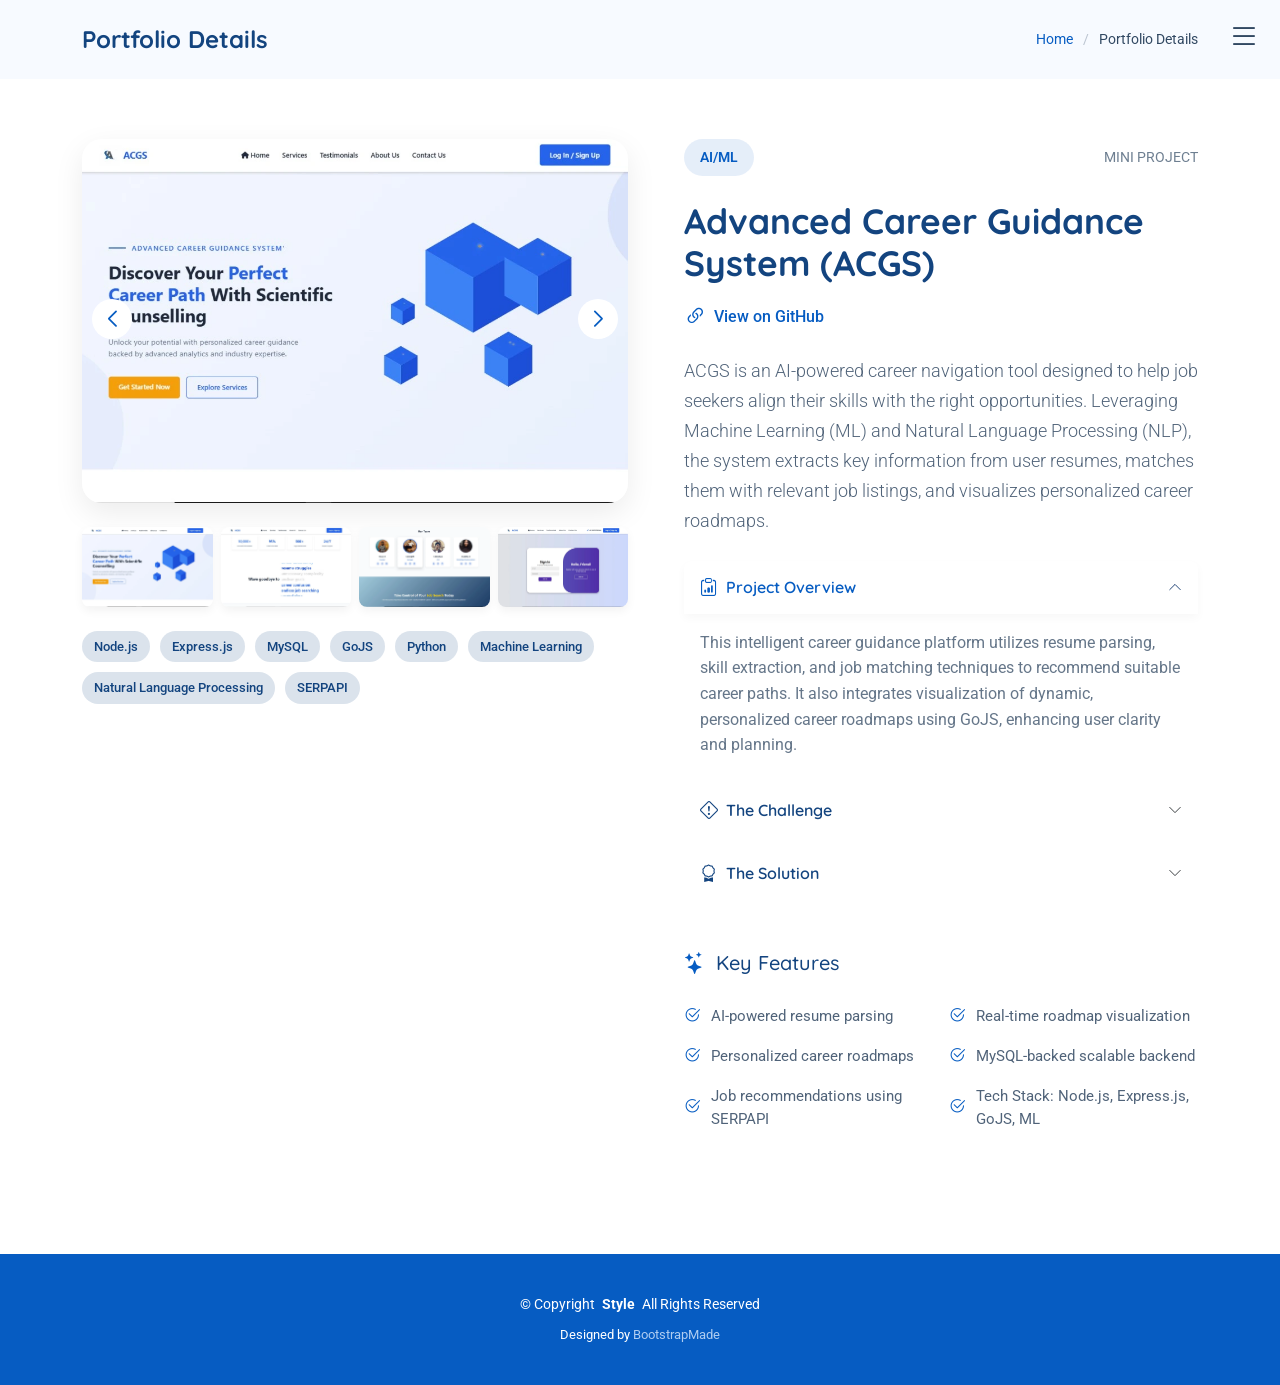
<file: portfolio-details.html>
<!DOCTYPE html>
<html lang="en">

<head>
  <meta charset="utf-8">
  <meta content="width=device-width, initial-scale=1.0" name="viewport">
  <title>Portfolio Details - Style Bootstrap Template</title>
  <meta name="description" content="">
  <meta name="keywords" content="">

  <!-- Favicons -->
  <link href="assets/img/favicon.png" rel="icon">
  <link href="assets/img/apple-touch-icon.png" rel="apple-touch-icon">

  <!-- Fonts -->
  <link href="https://fonts.googleapis.com" rel="preconnect">
  <link href="https://fonts.gstatic.com" rel="preconnect" crossorigin>
  <link href="https://fonts.googleapis.com/css2?family=Roboto:ital,wght@0,100;0,300;0,400;0,500;0,700;0,900;1,100;1,300;1,400;1,500;1,700;1,900&family=Open+Sans:ital,wght@0,300;0,400;0,500;0,600;0,700;0,800;1,300;1,400;1,500;1,600;1,700;1,800&family=Quicksand:wght@300;400;500;600;700&display=swap" rel="stylesheet">

  <!-- Vendor CSS Files -->
  <link href="assets/vendor/bootstrap/css/bootstrap.min.css" rel="stylesheet">
  <link href="assets/vendor/bootstrap-icons/bootstrap-icons.css" rel="stylesheet">
  <link href="assets/vendor/aos/aos.css" rel="stylesheet">
  <link href="assets/vendor/glightbox/css/glightbox.min.css" rel="stylesheet">
  <link href="assets/vendor/swiper/swiper-bundle.min.css" rel="stylesheet">

  <!-- Main CSS File -->
  <link href="assets/css/main.css" rel="stylesheet">

  <!-- =======================================================
  * Template Name: Style
  * Template URL: https://bootstrapmade.com/style-bootstrap-portfolio-template/
  * Updated: Jul 02 2025 with Bootstrap v5.3.7
  * Author: BootstrapMade.com
  * License: https://bootstrapmade.com/license/
  ======================================================== -->
</head>

<body class="portfolio-details-page">

  <header id="header" class="header d-flex align-items-center fixed-top">
    <div class="container-fluid position-relative d-flex align-items-center justify-content-between">

      <a href="index.html" class="logo d-flex align-items-center">
        <!-- Uncomment the line below if you also wish to use an image logo -->
        <!-- <img src="assets/img/logo.webp" alt=""> -->
        <!-- Uncomment the line below if you also wish to use an text logo -->
        <!-- <h1 class="sitename">Style</h1>  -->
      </a>

      <nav id="navmenu" class="navmenu">

        <div class="profile-img">
          <img src="assets/img/profile/profile-square-1.webp" alt="" class="img-fluid rounded-circle">
        </div>

        <a href="index.html" class="logo d-flex align-items-center justify-content-center">
          <!-- Uncomment the line below if you also wish to use an image logo -->
          <!-- <img src="assets/img/logo.webp" alt=""> -->
          <h1 class="sitename">S ABHILASH</h1>
        </a>

        <ul>
<li><a href="index.html#hero">Home</a></li>
<li><a href="index.html#about">About</a></li>
<li><a href="index.html#resume">Resume</a></li>
<li><a href="index.html#portfolio">Portfolio</a></li>
<li><a href="index.html#services">What I Offer</a></li>
<li><a href="index.html#contact">Contact</a></li>

        </ul>
        <i class="mobile-nav-toggle d-xl-none bi bi-list"></i>
      </nav>

    </div>
  </header>

  <main class="main">

    <!-- Page Title -->
    <div class="page-title light-background">
      <div class="container d-lg-flex justify-content-between align-items-center">
        <h1 class="mb-2 mb-lg-0">Portfolio Details</h1>
        <nav class="breadcrumbs">
          <ol>
            <li><a href="index.html">Home</a></li>
            <li class="current">Portfolio Details</li>
          </ol>
        </nav>
      </div>
    </div><!-- End Page Title -->

    <!-- Portfolio Details Section -->
    <section id="portfolio-details" class="portfolio-details section">

      <div class="container" data-aos="fade-up" data-aos-delay="100">

        <div class="row gy-4">
          <div class="col-lg-6" data-aos="fade-right">
            <div class="portfolio-details-media">
              <div class="main-image">
                <div class="portfolio-details-slider swiper init-swiper" data-aos="zoom-in">
                  <script type="application/json" class="swiper-config">
                    {
                      "loop": true,
                      "speed": 1000,
                      "autoplay": {
                        "delay": 6000
                      },
                      "effect": "creative",
                      "creativeEffect": {
                        "prev": {
                          "shadow": true,
                          "translate": [0, 0, -400]
                        },
                        "next": {
                          "translate": ["100%", 0, 0]
                        }
                      },
                      "slidesPerView": 1,
                      "navigation": {
                        "nextEl": ".swiper-button-next",
                        "prevEl": ".swiper-button-prev"
                      }
                    }
                  </script>
                  <div class="swiper-wrapper">
                    <div class="swiper-slide">
                      <img src="assets/img/portfolio/portfolio-1.webp" alt="Portfolio Image" class="img-fluid">
                    </div>
                    <div class="swiper-slide">
                      <img src="assets/img/portfolio/portfolio-2.webp" alt="Portfolio Image" class="img-fluid">
                    </div>
                    <div class="swiper-slide">
                      <img src="assets/img/portfolio/portfolio-3.webp" alt="Portfolio Image" class="img-fluid">
                    </div>
                    <div class="swiper-slide">
                      <img src="assets/img/portfolio/portfolio-4.webp" alt="Portfolio Image" class="img-fluid">
                    </div>
                  </div>
                  <div class="swiper-button-prev"></div>
                  <div class="swiper-button-next"></div>
                </div>
              </div>

              <div class="thumbnail-grid" data-aos="fade-up" data-aos-delay="200">
                <div class="row g-2 mt-3">
                  <div class="col-3">
                    <img src="assets/img/portfolio/portfolio-1.webp" alt="Gallery Image" class="img-fluid glightbox">
                  </div>
                  <div class="col-3">
                    <img src="assets/img/portfolio/portfolio-2.webp" alt="Gallery Image" class="img-fluid glightbox">
                  </div>
                  <div class="col-3">
                    <img src="assets/img/portfolio/portfolio-3.webp" alt="Gallery Image" class="img-fluid glightbox">
                  </div>
                  <div class="col-3">
                    <img src="assets/img/portfolio/portfolio-4.webp" alt="Gallery Image" class="img-fluid glightbox">
                  </div>
                </div>
              </div>

<div class="tech-stack-badges" data-aos="fade-up" data-aos-delay="300">
  <span>Node.js</span>
  <span>Express.js</span>
  <span>MySQL</span>
  <span>GoJS</span>
  <span>Python</span>
  <span>Machine Learning</span>
  <span>Natural Language Processing</span>
  <span>SERPAPI</span>
</div>

            </div>
          </div>

          <div class="col-lg-6" data-aos="fade-left">
            <div class="portfolio-details-content">
              <div class="project-meta">
                <div class="badge-wrapper">
                  <span class="project-badge">AI/ML</span>
                </div>
                <div class="date-client">
                  <div class="meta-item">
                    <span>MINI PROJECT</span>
                  </div>
                </div>
              </div>

              <h2 class="project-title">Advanced Career Guidance System (ACGS)</h2>

<div class="project-website">
  <i class="bi bi-link-45deg"></i>
  <a href="https://github.com/SABHILASH0804/Advanced-Career-Guidance-System-ACGS-">View on GitHub</a>
</div>

              <div class="project-overview">
  <p class="lead">
    ACGS is an AI-powered career navigation tool designed to help job seekers align their skills with the right opportunities. Leveraging Machine Learning (ML) and Natural Language Processing (NLP), the system extracts key information from user resumes, matches them with relevant job listings, and visualizes personalized career roadmaps.
  </p>

  <div class="accordion project-accordion" id="portfolio-details-projectAccordion">
    <div class="accordion-item" data-aos="fade-up">
      <h2 class="accordion-header">
        <button class="accordion-button" type="button" data-bs-toggle="collapse" data-bs-target="#portfolio-details-collapse-1" aria-expanded="true" aria-controls="collapseOne">
          <i class="bi bi-clipboard-data me-2"></i> Project Overview
        </button>
      </h2>
      <div id="portfolio-details-collapse-1" class="accordion-collapse collapse show" data-bs-parent="#portfolio-details-projectAccordion">
        <div class="accordion-body">
          <p>This intelligent career guidance platform utilizes resume parsing, skill extraction, and job matching techniques to recommend suitable career paths. It also integrates visualization of dynamic, personalized career roadmaps using GoJS, enhancing user clarity and planning.</p>
        </div>
      </div>
    </div>

    <div class="accordion-item" data-aos="fade-up" data-aos-delay="100">
      <h2 class="accordion-header">
        <button class="accordion-button collapsed" type="button" data-bs-toggle="collapse" data-bs-target="#portfolio-details-collapse-2" aria-expanded="false" aria-controls="collapseTwo">
          <i class="bi bi-exclamation-diamond me-2"></i> The Challenge
        </button>
      </h2>
      <div id="portfolio-details-collapse-2" class="accordion-collapse collapse" data-bs-parent="#portfolio-details-projectAccordion">
        <div class="accordion-body">
          <p>Providing job seekers with intelligent and personalized guidance is complex, particularly when interpreting unstructured resume data and mapping it to ever-evolving job market needs. Ensuring accurate matching and intuitive visualization adds further complexity.</p>
        </div>
      </div>
    </div>

    <div class="accordion-item" data-aos="fade-up" data-aos-delay="200">
      <h2 class="accordion-header">
        <button class="accordion-button collapsed" type="button" data-bs-toggle="collapse" data-bs-target="#portfolio-details-collapse-3" aria-expanded="false" aria-controls="collapseThree">
          <i class="bi bi-award me-2"></i> The Solution
        </button>
      </h2>
      <div id="portfolio-details-collapse-3" class="accordion-collapse collapse" data-bs-parent="#portfolio-details-projectAccordion">
        <div class="accordion-body">
          <p>ACGS solves this by using NLP for resume parsing, ML for job-skill relevance prediction, and GoJS for generating real-time visual roadmaps. With integrations like SERPAPI for job data and MySQL for scalable storage, the platform delivers targeted, clear guidance.</p>
        </div>
      </div>
    </div>
  </div>
</div>


              <div class="project-features" data-aos="fade-up" data-aos-delay="300">
  <h3><i class="bi bi-stars"></i> Key Features</h3>
  <div class="row g-3">
    <div class="col-md-6">
      <ul class="feature-list">
        <li><i class="bi bi-check2-circle"></i> AI-powered resume parsing</li>
        <li><i class="bi bi-check2-circle"></i> Personalized career roadmaps</li>
        <li><i class="bi bi-check2-circle"></i> Job recommendations using SERPAPI</li>
      </ul>
    </div>
    <div class="col-md-6">
      <ul class="feature-list">
        <li><i class="bi bi-check2-circle"></i> Real-time roadmap visualization</li>
        <li><i class="bi bi-check2-circle"></i> MySQL-backed scalable backend</li>
        <li><i class="bi bi-check2-circle"></i> Tech Stack: Node.js, Express.js, GoJS, ML</li>
      </ul>
    </div>
  </div>
</div>
        </div>

      </div>

    </section><!-- /Portfolio Details Section -->

  </main>

  <footer id="footer" class="footer dark-background">

    <div class="container">
      <div class="copyright text-center ">
        <p>© <span>Copyright</span> <strong class="px-1 sitename">Style</strong> <span>All Rights Reserved</span></p>
      </div>
      <div class="credits">
        <!-- All the links in the footer should remain intact. -->
        <!-- You can delete the links only if you've purchased the pro version. -->
        <!-- Licensing information: https://bootstrapmade.com/license/ -->
        <!-- Purchase the pro version with working PHP/AJAX contact form: [buy-url] -->
        Designed by <a href="https://bootstrapmade.com/">BootstrapMade</a>
      </div>
    </div>

  </footer>

  <!-- Scroll Top -->
  <a href="#" id="scroll-top" class="scroll-top d-flex align-items-center justify-content-center"><i class="bi bi-arrow-up-short"></i></a>

  <!-- Vendor JS Files -->
  <script src="assets/vendor/bootstrap/js/bootstrap.bundle.min.js"></script>
  <script src="assets/vendor/php-email-form/validate.js"></script>
  <script src="assets/vendor/aos/aos.js"></script>
  <script src="assets/vendor/purecounter/purecounter_vanilla.js"></script>
  <script src="assets/vendor/typed.js/typed.umd.js"></script>
  <script src="assets/vendor/waypoints/noframework.waypoints.js"></script>
  <script src="assets/vendor/glightbox/js/glightbox.min.js"></script>
  <script src="assets/vendor/imagesloaded/imagesloaded.pkgd.min.js"></script>
  <script src="assets/vendor/isotope-layout/isotope.pkgd.min.js"></script>
  <script src="assets/vendor/swiper/swiper-bundle.min.js"></script>

  <!-- Main JS File -->
  <script src="assets/js/main.js"></script>

</body>

</html>
</file>
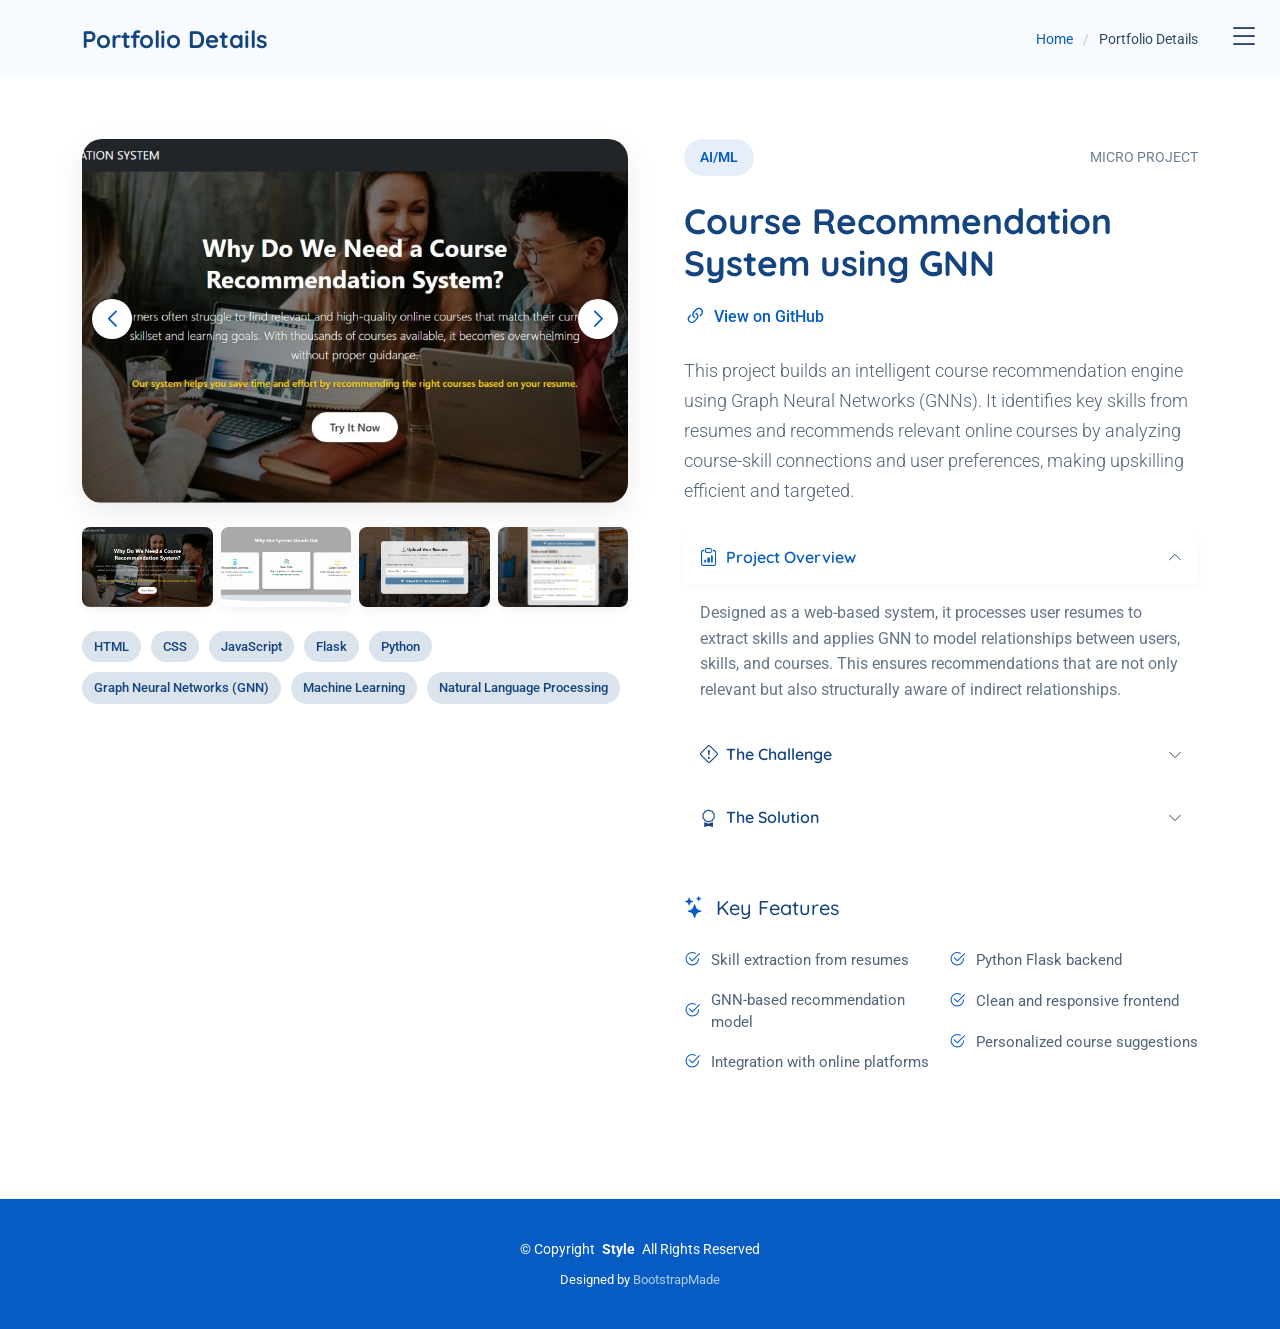
<file: portfolio-details1.html>
<!DOCTYPE html>
<html lang="en">

<head>
  <meta charset="utf-8">
  <meta content="width=device-width, initial-scale=1.0" name="viewport">
  <title>Portfolio Details - Style Bootstrap Template</title>
  <meta name="description" content="">
  <meta name="keywords" content="">

  <!-- Favicons -->
  <link href="assets/img/favicon.png" rel="icon">
  <link href="assets/img/apple-touch-icon.png" rel="apple-touch-icon">

  <!-- Fonts -->
  <link href="https://fonts.googleapis.com" rel="preconnect">
  <link href="https://fonts.gstatic.com" rel="preconnect" crossorigin>
  <link href="https://fonts.googleapis.com/css2?family=Roboto:ital,wght@0,100;0,300;0,400;0,500;0,700;0,900;1,100;1,300;1,400;1,500;1,700;1,900&family=Open+Sans:ital,wght@0,300;0,400;0,500;0,600;0,700;0,800;1,300;1,400;1,500;1,600;1,700;1,800&family=Quicksand:wght@300;400;500;600;700&display=swap" rel="stylesheet">

  <!-- Vendor CSS Files -->
  <link href="assets/vendor/bootstrap/css/bootstrap.min.css" rel="stylesheet">
  <link href="assets/vendor/bootstrap-icons/bootstrap-icons.css" rel="stylesheet">
  <link href="assets/vendor/aos/aos.css" rel="stylesheet">
  <link href="assets/vendor/glightbox/css/glightbox.min.css" rel="stylesheet">
  <link href="assets/vendor/swiper/swiper-bundle.min.css" rel="stylesheet">

  <!-- Main CSS File -->
  <link href="assets/css/main.css" rel="stylesheet">

  <!-- =======================================================
  * Template Name: Style
  * Template URL: https://bootstrapmade.com/style-bootstrap-portfolio-template/
  * Updated: Jul 02 2025 with Bootstrap v5.3.7
  * Author: BootstrapMade.com
  * License: https://bootstrapmade.com/license/
  ======================================================== -->
</head>

<body class="portfolio-details-page">

  <header id="header" class="header d-flex align-items-center fixed-top">
    <div class="container-fluid position-relative d-flex align-items-center justify-content-between">

      <a href="index.html" class="logo d-flex align-items-center">
        <!-- Uncomment the line below if you also wish to use an image logo -->
        <!-- <img src="assets/img/logo.webp" alt=""> -->
        <!-- Uncomment the line below if you also wish to use an text logo -->
        <!-- <h1 class="sitename">Style</h1>  -->
      </a>

      <nav id="navmenu" class="navmenu">

        <div class="profile-img">
          <img src="assets/img/profile/profile-square-1.webp" alt="" class="img-fluid rounded-circle">
        </div>

        <a href="index.html" class="logo d-flex align-items-center justify-content-center">
          <!-- Uncomment the line below if you also wish to use an image logo -->
          <!-- <img src="assets/img/logo.webp" alt=""> -->
          <h1 class="sitename">S ABHILASH</h1>
        </a>

        <ul>
<li><a href="index.html#hero">Home</a></li>
<li><a href="index.html#about">About</a></li>
<li><a href="index.html#resume">Resume</a></li>
<li><a href="index.html#portfolio">Portfolio</a></li>
<li><a href="index.html#services">What I Offer</a></li>
<li><a href="index.html#contact">Contact</a></li>

        </ul>
        <i class="mobile-nav-toggle d-xl-none bi bi-list"></i>
      </nav>
    </div>
  </header>

  <main class="main">

    <!-- Page Title -->
    <div class="page-title light-background">
      <div class="container d-lg-flex justify-content-between align-items-center">
        <h1 class="mb-2 mb-lg-0">Portfolio Details</h1>
        <nav class="breadcrumbs">
          <ol>
            <li><a href="index.html">Home</a></li>
            <li class="current">Portfolio Details</li>
          </ol>
        </nav>
      </div>
    </div><!-- End Page Title -->

    <!-- Portfolio Details Section -->
    <section id="portfolio-details" class="portfolio-details section">

      <div class="container" data-aos="fade-up" data-aos-delay="100">

        <div class="row gy-4">
          <div class="col-lg-6" data-aos="fade-right">
            <div class="portfolio-details-media">
              <div class="main-image">
                <div class="portfolio-details-slider swiper init-swiper" data-aos="zoom-in">
                  <script type="application/json" class="swiper-config">
                    {
                      "loop": true,
                      "speed": 1000,
                      "autoplay": {
                        "delay": 6000
                      },
                      "effect": "creative",
                      "creativeEffect": {
                        "prev": {
                          "shadow": true,
                          "translate": [0, 0, -400]
                        },
                        "next": {
                          "translate": ["100%", 0, 0]
                        }
                      },
                      "slidesPerView": 1,
                      "navigation": {
                        "nextEl": ".swiper-button-next",
                        "prevEl": ".swiper-button-prev"
                      }
                    }
                  </script>
                  <div class="swiper-wrapper">
                    <div class="swiper-slide">
                      <img src="assets/img/portfolio/portfolio-5.webp" alt="Portfolio Image" class="img-fluid">
                    </div>
                    <div class="swiper-slide">
                      <img src="assets/img/portfolio/portfolio-6.webp" alt="Portfolio Image" class="img-fluid">
                    </div>
                    <div class="swiper-slide">
                      <img src="assets/img/portfolio/portfolio-7.webp" alt="Portfolio Image" class="img-fluid">
                    </div>
                                        <div class="swiper-slide">
                      <img src="assets/img/portfolio/portfolio-8.webp" alt="Portfolio Image" class="img-fluid">
                    </div>
                  </div>
                  <div class="swiper-button-prev"></div>
                  <div class="swiper-button-next"></div>
                </div>
              </div>

              <div class="thumbnail-grid" data-aos="fade-up" data-aos-delay="200">
                <div class="row g-2 mt-3">
                  <div class="col-3">
                    <img src="assets/img/portfolio/portfolio-5.webp" alt="Gallery Image" class="img-fluid glightbox">
                  </div>
                  <div class="col-3">
                    <img src="assets/img/portfolio/portfolio-6.webp" alt="Gallery Image" class="img-fluid glightbox">
                  </div>
                  <div class="col-3">
                    <img src="assets/img/portfolio/portfolio-7.webp" alt="Gallery Image" class="img-fluid glightbox">
                  </div>
                  <div class="col-3">
                    <img src="assets/img/portfolio/portfolio-8.webp" alt="Gallery Image" class="img-fluid glightbox">
                  </div>
                </div>
              </div>

<div class="tech-stack-badges" data-aos="fade-up" data-aos-delay="300">
  <span>HTML</span>
  <span>CSS</span>
  <span>JavaScript</span>
  <span>Flask</span>
  <span>Python</span>
  <span>Graph Neural Networks (GNN)</span>
  <span>Machine Learning</span>
  <span>Natural Language Processing</span>
</div>


            </div>
          </div>

          <div class="col-lg-6" data-aos="fade-left">
            <div class="portfolio-details-content">
              <div class="project-meta">
                <div class="badge-wrapper">
                  <span class="project-badge">AI/ML</span>
                </div>
                <div class="date-client">
                  <div class="meta-item">
                    <span>MICRO PROJECT</span>
                  </div>
                </div>
              </div>

              <h2 class="project-title">Course Recommendation System using GNN</h2>

<div class="project-website">
  <i class="bi bi-link-45deg"></i>
  <a href="https://github.com/SABHILASH0804/Course-Recommend">View on GitHub</a>
</div>

              <div class="project-overview">
  <p class="lead">
    This project builds an intelligent course recommendation engine using Graph Neural Networks (GNNs). It identifies key skills from resumes and recommends relevant online courses by analyzing course-skill connections and user preferences, making upskilling efficient and targeted.
  </p>

  <div class="accordion project-accordion" id="portfolio-details-projectAccordion">
    <div class="accordion-item" data-aos="fade-up">
      <h2 class="accordion-header">
        <button class="accordion-button" type="button" data-bs-toggle="collapse" data-bs-target="#portfolio-details-collapse-4" aria-expanded="true" aria-controls="collapseFour">
          <i class="bi bi-clipboard-data me-2"></i> Project Overview
        </button>
      </h2>
      <div id="portfolio-details-collapse-4" class="accordion-collapse collapse show" data-bs-parent="#portfolio-details-projectAccordion">
        <div class="accordion-body">
          <p>Designed as a web-based system, it processes user resumes to extract skills and applies GNN to model relationships between users, skills, and courses. This ensures recommendations that are not only relevant but also structurally aware of indirect relationships.</p>
        </div>
      </div>
    </div>

    <div class="accordion-item" data-aos="fade-up" data-aos-delay="100">
      <h2 class="accordion-header">
        <button class="accordion-button collapsed" type="button" data-bs-toggle="collapse" data-bs-target="#portfolio-details-collapse-5" aria-expanded="false" aria-controls="collapseFive">
          <i class="bi bi-exclamation-diamond me-2"></i> The Challenge
        </button>
      </h2>
      <div id="portfolio-details-collapse-5" class="accordion-collapse collapse" data-bs-parent="#portfolio-details-projectAccordion">
        <div class="accordion-body">
          <p>Identifying appropriate upskilling resources based on varied and unstructured resume data is difficult. Additionally, simple content-based filtering overlooks the complex interrelations between skills, users, and course offerings.</p>
        </div>
      </div>
    </div>

    <div class="accordion-item" data-aos="fade-up" data-aos-delay="200">
      <h2 class="accordion-header">
        <button class="accordion-button collapsed" type="button" data-bs-toggle="collapse" data-bs-target="#portfolio-details-collapse-6" aria-expanded="false" aria-controls="collapseSix">
          <i class="bi bi-award me-2"></i> The Solution
        </button>
      </h2>
      <div id="portfolio-details-collapse-6" class="accordion-collapse collapse" data-bs-parent="#portfolio-details-projectAccordion">
        <div class="accordion-body">
          <p>We implemented GNN-based modeling to capture relationships among resumes, extracted skills, and course metadata. The frontend is built with HTML, CSS, and JavaScript, and integrates Python (Flask) for backend ML logic, ensuring smooth user interaction with intelligent recommendation flow.</p>
        </div>
      </div>
    </div>
  </div>
</div>

              <div class="project-features" data-aos="fade-up" data-aos-delay="300">
  <h3><i class="bi bi-stars"></i> Key Features</h3>
  <div class="row g-3">
    <div class="col-md-6">
      <ul class="feature-list">
        <li><i class="bi bi-check2-circle"></i> Skill extraction from resumes</li>
        <li><i class="bi bi-check2-circle"></i> GNN-based recommendation model</li>
        <li><i class="bi bi-check2-circle"></i> Integration with online platforms</li>
      </ul>
    </div>
    <div class="col-md-6">
      <ul class="feature-list">
        <li><i class="bi bi-check2-circle"></i> Python Flask backend</li>
        <li><i class="bi bi-check2-circle"></i> Clean and responsive frontend</li>
        <li><i class="bi bi-check2-circle"></i> Personalized course suggestions</li>
      </ul>
    </div>
  </div>
</div>
        </div>

      </div>

    </section><!-- /Portfolio Details Section -->

  </main>

  <footer id="footer" class="footer dark-background">

    <div class="container">
      <div class="copyright text-center ">
        <p>© <span>Copyright</span> <strong class="px-1 sitename">Style</strong> <span>All Rights Reserved</span></p>
      <div class="credits">
        <!-- All the links in the footer should remain intact. -->
        <!-- You can delete the links only if you've purchased the pro version. -->
        <!-- Licensing information: https://bootstrapmade.com/license/ -->
        <!-- Purchase the pro version with working PHP/AJAX contact form: [buy-url] -->
        Designed by <a href="https://bootstrapmade.com/">BootstrapMade</a>
      </div>
    </div>

  </footer>

  <!-- Scroll Top -->
  <a href="#" id="scroll-top" class="scroll-top d-flex align-items-center justify-content-center"><i class="bi bi-arrow-up-short"></i></a>

  <!-- Vendor JS Files -->
  <script src="assets/vendor/bootstrap/js/bootstrap.bundle.min.js"></script>
  <script src="assets/vendor/php-email-form/validate.js"></script>
  <script src="assets/vendor/aos/aos.js"></script>
  <script src="assets/vendor/purecounter/purecounter_vanilla.js"></script>
  <script src="assets/vendor/typed.js/typed.umd.js"></script>
  <script src="assets/vendor/waypoints/noframework.waypoints.js"></script>
  <script src="assets/vendor/glightbox/js/glightbox.min.js"></script>
  <script src="assets/vendor/imagesloaded/imagesloaded.pkgd.min.js"></script>
  <script src="assets/vendor/isotope-layout/isotope.pkgd.min.js"></script>
  <script src="assets/vendor/swiper/swiper-bundle.min.js"></script>

  <!-- Main JS File -->
  <script src="assets/js/main.js"></script>

</body>

</html>
</file>
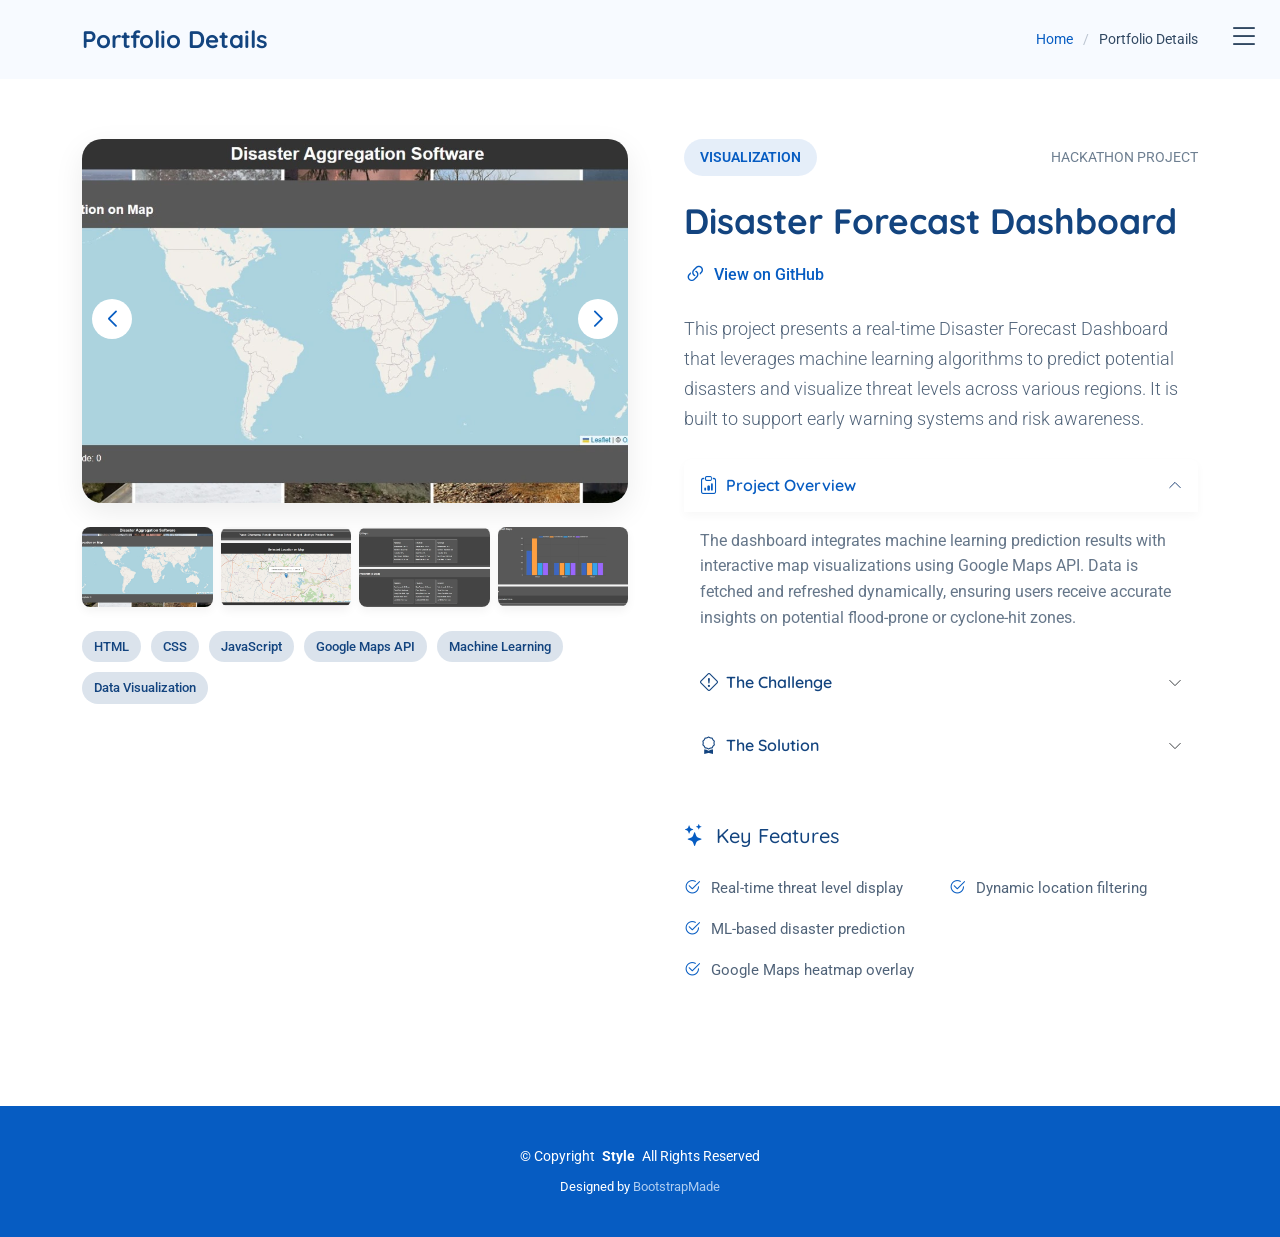
<file: portfolio-details2.html>
<!DOCTYPE html>
<html lang="en">

<head>
  <meta charset="utf-8">
  <meta content="width=device-width, initial-scale=1.0" name="viewport">
  <title>Portfolio Details - Style Bootstrap Template</title>
  <meta name="description" content="">
  <meta name="keywords" content="">

  <!-- Favicons -->
  <link href="assets/img/favicon.png" rel="icon">
  <link href="assets/img/apple-touch-icon.png" rel="apple-touch-icon">

  <!-- Fonts -->
  <link href="https://fonts.googleapis.com" rel="preconnect">
  <link href="https://fonts.gstatic.com" rel="preconnect" crossorigin>
  <link href="https://fonts.googleapis.com/css2?family=Roboto:ital,wght@0,100;0,300;0,400;0,500;0,700;0,900;1,100;1,300;1,400;1,500;1,700;1,900&family=Open+Sans:ital,wght@0,300;0,400;0,500;0,600;0,700;0,800;1,300;1,400;1,500;1,600;1,700;1,800&family=Quicksand:wght@300;400;500;600;700&display=swap" rel="stylesheet">

  <!-- Vendor CSS Files -->
  <link href="assets/vendor/bootstrap/css/bootstrap.min.css" rel="stylesheet">
  <link href="assets/vendor/bootstrap-icons/bootstrap-icons.css" rel="stylesheet">
  <link href="assets/vendor/aos/aos.css" rel="stylesheet">
  <link href="assets/vendor/glightbox/css/glightbox.min.css" rel="stylesheet">
  <link href="assets/vendor/swiper/swiper-bundle.min.css" rel="stylesheet">

  <!-- Main CSS File -->
  <link href="assets/css/main.css" rel="stylesheet">

  <!-- =======================================================
  * Template Name: Style
  * Template URL: https://bootstrapmade.com/style-bootstrap-portfolio-template/
  * Updated: Jul 02 2025 with Bootstrap v5.3.7
  * Author: BootstrapMade.com
  * License: https://bootstrapmade.com/license/
  ======================================================== -->
</head>

<body class="portfolio-details-page">

  <header id="header" class="header d-flex align-items-center fixed-top">
    <div class="container-fluid position-relative d-flex align-items-center justify-content-between">

      <a href="index.html" class="logo d-flex align-items-center">
        <!-- Uncomment the line below if you also wish to use an image logo -->
        <!-- <img src="assets/img/logo.webp" alt=""> -->
        <!-- Uncomment the line below if you also wish to use an text logo -->
        <!-- <h1 class="sitename">Style</h1>  -->
      </a>

      <nav id="navmenu" class="navmenu">

        <div class="profile-img">
          <img src="assets/img/profile/profile-square-1.webp" alt="" class="img-fluid rounded-circle">
        </div>

        <a href="index.html" class="logo d-flex align-items-center justify-content-center">
          <!-- Uncomment the line below if you also wish to use an image logo -->
          <!-- <img src="assets/img/logo.webp" alt=""> -->
          <h1 class="sitename">S ABHILASH</h1>
        </a>

        <ul>
<li><a href="index.html#hero">Home</a></li>
<li><a href="index.html#about">About</a></li>
<li><a href="index.html#resume">Resume</a></li>
<li><a href="index.html#portfolio">Portfolio</a></li>
<li><a href="index.html#services">What I Offer</a></li>
<li><a href="index.html#contact">Contact</a></li>

        </ul>
        <i class="mobile-nav-toggle d-xl-none bi bi-list"></i>
      </nav>

    </div>
  </header>

  <main class="main">

    <!-- Page Title -->
    <div class="page-title light-background">
      <div class="container d-lg-flex justify-content-between align-items-center">
        <h1 class="mb-2 mb-lg-0">Portfolio Details</h1>
        <nav class="breadcrumbs">
          <ol>
            <li><a href="index.html">Home</a></li>
            <li class="current">Portfolio Details</li>
          </ol>
        </nav>
      </div>
    </div><!-- End Page Title -->

    <!-- Portfolio Details Section -->
    <section id="portfolio-details" class="portfolio-details section">

      <div class="container" data-aos="fade-up" data-aos-delay="100">

        <div class="row gy-4">
          <div class="col-lg-6" data-aos="fade-right">
            <div class="portfolio-details-media">
              <div class="main-image">
                <div class="portfolio-details-slider swiper init-swiper" data-aos="zoom-in">
                  <script type="application/json" class="swiper-config">
                    {
                      "loop": true,
                      "speed": 1000,
                      "autoplay": {
                        "delay": 6000
                      },
                      "effect": "creative",
                      "creativeEffect": {
                        "prev": {
                          "shadow": true,
                          "translate": [0, 0, -400]
                        },
                        "next": {
                          "translate": ["100%", 0, 0]
                        }
                      },
                      "slidesPerView": 1,
                      "navigation": {
                        "nextEl": ".swiper-button-next",
                        "prevEl": ".swiper-button-prev"
                      }
                    }
                  </script>
                  <div class="swiper-wrapper">
                    <div class="swiper-slide">
                      <img src="assets/img/portfolio/portfolio-9.webp" alt="Portfolio Image" class="img-fluid">
                    </div>
                    <div class="swiper-slide">
                      <img src="assets/img/portfolio/portfolio-10.webp" alt="Portfolio Image" class="img-fluid">
                    </div>
                    <div class="swiper-slide">
                      <img src="assets/img/portfolio/portfolio-11.webp" alt="Portfolio Image" class="img-fluid">
                    </div>
                                        <div class="swiper-slide">
                      <img src="assets/img/portfolio/portfolio-12.webp" alt="Portfolio Image" class="img-fluid">
                    </div>
                  </div>
                  <div class="swiper-button-prev"></div>
                  <div class="swiper-button-next"></div>
                </div>
              </div>

              <div class="thumbnail-grid" data-aos="fade-up" data-aos-delay="200">
                <div class="row g-2 mt-3">
                  <div class="col-3">
                    <img src="assets/img/portfolio/portfolio-9.webp" alt="Gallery Image" class="img-fluid glightbox">
                  </div>
                  <div class="col-3">
                    <img src="assets/img/portfolio/portfolio-10.webp" alt="Gallery Image" class="img-fluid glightbox">
                  </div>
                  <div class="col-3">
                    <img src="assets/img/portfolio/portfolio-11.webp" alt="Gallery Image" class="img-fluid glightbox">
                  </div>
                  <div class="col-3">
                    <img src="assets/img/portfolio/portfolio-12.webp" alt="Gallery Image" class="img-fluid glightbox">
                  </div>
                </div>
              </div>

<div class="tech-stack-badges" data-aos="fade-up" data-aos-delay="300">
  <span>HTML</span>
  <span>CSS</span>
  <span>JavaScript</span>
  <span>Google Maps API</span>
  <span>Machine Learning</span>
  <span>Data Visualization</span>
</div>



            </div>
          </div>

          <div class="col-lg-6" data-aos="fade-left">
            <div class="portfolio-details-content">
              <div class="project-meta">
                <div class="badge-wrapper">
                  <span class="project-badge">VISUALIZATION</span>
                </div>
                <div class="date-client">
                  <div class="meta-item">
                    <span>HACKATHON PROJECT</span>
                  </div>
                </div>
              </div>

              <h2 class="project-title">Disaster Forecast Dashboard</h2>

<div class="project-website">
  <i class="bi bi-link-45deg"></i>
  <a href="https://github.com/SABHILASH0804/DIAPS">View on GitHub</a>
</div>

              <div class="project-overview">
  <p class="lead">
    This project presents a real-time Disaster Forecast Dashboard that leverages machine learning algorithms to predict potential disasters and visualize threat levels across various regions. It is built to support early warning systems and risk awareness.
  </p>

  <div class="accordion project-accordion" id="portfolio-details-projectAccordion">
    <div class="accordion-item" data-aos="fade-up">
      <h2 class="accordion-header">
        <button class="accordion-button" type="button" data-bs-toggle="collapse" data-bs-target="#portfolio-details-collapse-7" aria-expanded="true" aria-controls="collapseSeven">
          <i class="bi bi-clipboard-data me-2"></i> Project Overview
        </button>
      </h2>
      <div id="portfolio-details-collapse-7" class="accordion-collapse collapse show" data-bs-parent="#portfolio-details-projectAccordion">
        <div class="accordion-body">
          <p>The dashboard integrates machine learning prediction results with interactive map visualizations using Google Maps API. Data is fetched and refreshed dynamically, ensuring users receive accurate insights on potential flood-prone or cyclone-hit zones.</p>
        </div>
      </div>
    </div>

    <div class="accordion-item" data-aos="fade-up" data-aos-delay="100">
      <h2 class="accordion-header">
        <button class="accordion-button collapsed" type="button" data-bs-toggle="collapse" data-bs-target="#portfolio-details-collapse-8" aria-expanded="false" aria-controls="collapseEight">
          <i class="bi bi-exclamation-diamond me-2"></i> The Challenge
        </button>
      </h2>
      <div id="portfolio-details-collapse-8" class="accordion-collapse collapse" data-bs-parent="#portfolio-details-projectAccordion">
        <div class="accordion-body">
          <p>Disaster-prone regions require robust forecasting tools. A key challenge was designing an intuitive interface that clearly communicates risk without overwhelming users, while maintaining backend accuracy with dynamic real-world datasets.</p>
        </div>
      </div>
    </div>

    <div class="accordion-item" data-aos="fade-up" data-aos-delay="200">
      <h2 class="accordion-header">
        <button class="accordion-button collapsed" type="button" data-bs-toggle="collapse" data-bs-target="#portfolio-details-collapse-9" aria-expanded="false" aria-controls="collapseNine">
          <i class="bi bi-award me-2"></i> The Solution
        </button>
      </h2>
      <div id="portfolio-details-collapse-9" class="accordion-collapse collapse" data-bs-parent="#portfolio-details-projectAccordion">
        <div class="accordion-body">
          <p>The application combines a STRONG backend running ML models with a responsive HTML/CSS/JS frontend, providing real-time analytics and visualizations.</p>
        </div>
      </div>
    </div>
  </div>
</div>

              <div class="project-features" data-aos="fade-up" data-aos-delay="300">
  <h3><i class="bi bi-stars"></i> Key Features</h3>
  <div class="row g-3">
    <div class="col-md-6">
      <ul class="feature-list">
        <li><i class="bi bi-check2-circle"></i> Real-time threat level display</li>
        <li><i class="bi bi-check2-circle"></i> ML-based disaster prediction</li>
        <li><i class="bi bi-check2-circle"></i> Google Maps heatmap overlay</li>
      </ul>
    </div>
    <div class="col-md-6">
      <ul class="feature-list">
        <li><i class="bi bi-check2-circle"></i> Dynamic location filtering</li>
      </ul>
    </div>
  </div>
</div>
        </div>

      </div>

    </section><!-- /Portfolio Details Section -->

  </main>

  <footer id="footer" class="footer dark-background">

    <div class="container">
      <div class="copyright text-center ">
        <p>© <span>Copyright</span> <strong class="px-1 sitename">Style</strong> <span>All Rights Reserved</span></p>
      <div class="credits">
        <!-- All the links in the footer should remain intact. -->
        <!-- You can delete the links only if you've purchased the pro version. -->
        <!-- Licensing information: https://bootstrapmade.com/license/ -->
        <!-- Purchase the pro version with working PHP/AJAX contact form: [buy-url] -->
        Designed by <a href="https://bootstrapmade.com/">BootstrapMade</a>
      </div>
    </div>

  </footer>

  <!-- Scroll Top -->
  <a href="#" id="scroll-top" class="scroll-top d-flex align-items-center justify-content-center"><i class="bi bi-arrow-up-short"></i></a>

  <!-- Vendor JS Files -->
  <script src="assets/vendor/bootstrap/js/bootstrap.bundle.min.js"></script>
  <script src="assets/vendor/php-email-form/validate.js"></script>
  <script src="assets/vendor/aos/aos.js"></script>
  <script src="assets/vendor/purecounter/purecounter_vanilla.js"></script>
  <script src="assets/vendor/typed.js/typed.umd.js"></script>
  <script src="assets/vendor/waypoints/noframework.waypoints.js"></script>
  <script src="assets/vendor/glightbox/js/glightbox.min.js"></script>
  <script src="assets/vendor/imagesloaded/imagesloaded.pkgd.min.js"></script>
  <script src="assets/vendor/isotope-layout/isotope.pkgd.min.js"></script>
  <script src="assets/vendor/swiper/swiper-bundle.min.js"></script>

  <!-- Main JS File -->
  <script src="assets/js/main.js"></script>

</body>

</html>
</file>
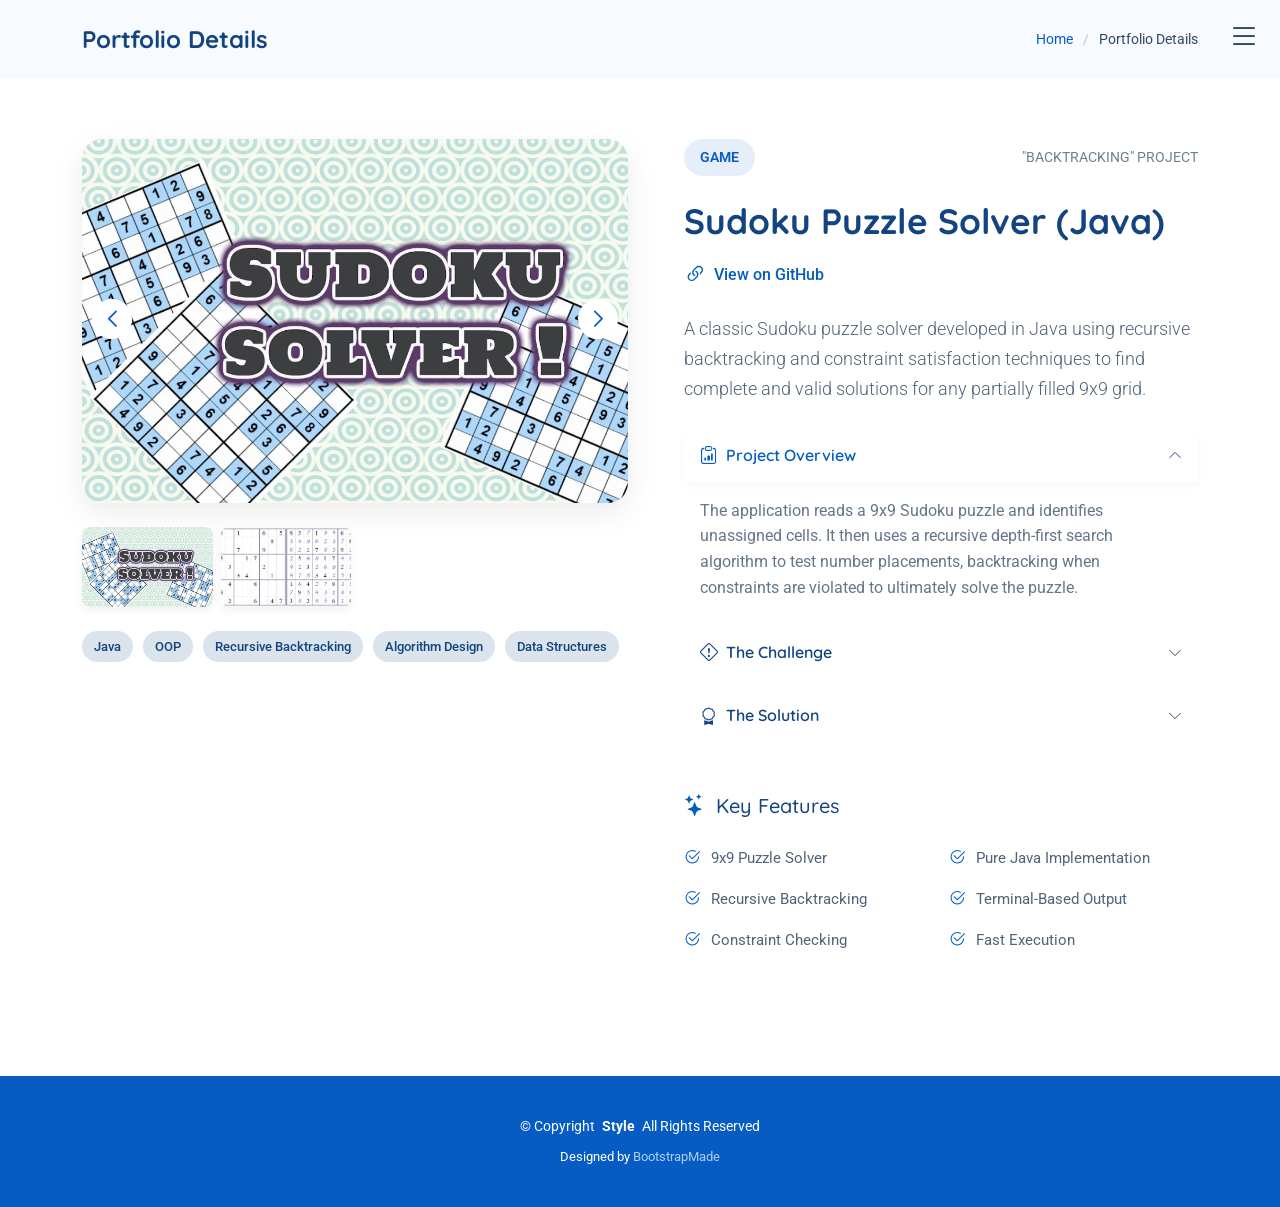
<file: portfolio-details3.html>
<!DOCTYPE html>
<html lang="en">

<head>
  <meta charset="utf-8">
  <meta content="width=device-width, initial-scale=1.0" name="viewport">
  <title>Portfolio Details - Style Bootstrap Template</title>
  <meta name="description" content="">
  <meta name="keywords" content="">

  <!-- Favicons -->
  <link href="assets/img/favicon.png" rel="icon">
  <link href="assets/img/apple-touch-icon.png" rel="apple-touch-icon">

  <!-- Fonts -->
  <link href="https://fonts.googleapis.com" rel="preconnect">
  <link href="https://fonts.gstatic.com" rel="preconnect" crossorigin>
  <link href="https://fonts.googleapis.com/css2?family=Roboto:ital,wght@0,100;0,300;0,400;0,500;0,700;0,900;1,100;1,300;1,400;1,500;1,700;1,900&family=Open+Sans:ital,wght@0,300;0,400;0,500;0,600;0,700;0,800;1,300;1,400;1,500;1,600;1,700;1,800&family=Quicksand:wght@300;400;500;600;700&display=swap" rel="stylesheet">

  <!-- Vendor CSS Files -->
  <link href="assets/vendor/bootstrap/css/bootstrap.min.css" rel="stylesheet">
  <link href="assets/vendor/bootstrap-icons/bootstrap-icons.css" rel="stylesheet">
  <link href="assets/vendor/aos/aos.css" rel="stylesheet">
  <link href="assets/vendor/glightbox/css/glightbox.min.css" rel="stylesheet">
  <link href="assets/vendor/swiper/swiper-bundle.min.css" rel="stylesheet">

  <!-- Main CSS File -->
  <link href="assets/css/main.css" rel="stylesheet">

  <!-- =======================================================
  * Template Name: Style
  * Template URL: https://bootstrapmade.com/style-bootstrap-portfolio-template/
  * Updated: Jul 02 2025 with Bootstrap v5.3.7
  * Author: BootstrapMade.com
  * License: https://bootstrapmade.com/license/
  ======================================================== -->
</head>

<body class="portfolio-details-page">

  <header id="header" class="header d-flex align-items-center fixed-top">
    <div class="container-fluid position-relative d-flex align-items-center justify-content-between">

      <a href="index.html" class="logo d-flex align-items-center">
        <!-- Uncomment the line below if you also wish to use an image logo -->
        <!-- <img src="assets/img/logo.webp" alt=""> -->
        <!-- Uncomment the line below if you also wish to use an text logo -->
        <!-- <h1 class="sitename">Style</h1>  -->
      </a>

      <nav id="navmenu" class="navmenu">

        <div class="profile-img">
          <img src="assets/img/profile/profile-square-1.webp" alt="" class="img-fluid rounded-circle">
        </div>

        <a href="index.html" class="logo d-flex align-items-center justify-content-center">
          <!-- Uncomment the line below if you also wish to use an image logo -->
          <!-- <img src="assets/img/logo.webp" alt=""> -->
          <h1 class="sitename">S ABHILASH</h1>
        </a>

        <ul>
<li><a href="index.html#hero">Home</a></li>
<li><a href="index.html#about">About</a></li>
<li><a href="index.html#resume">Resume</a></li>
<li><a href="index.html#portfolio">Portfolio</a></li>
<li><a href="index.html#services">What I Offer</a></li>
<li><a href="index.html#contact">Contact</a></li>

        </ul>
        <i class="mobile-nav-toggle d-xl-none bi bi-list"></i>
      </nav>

    </div>
  </header>

  <main class="main">

    <!-- Page Title -->
    <div class="page-title light-background">
      <div class="container d-lg-flex justify-content-between align-items-center">
        <h1 class="mb-2 mb-lg-0">Portfolio Details</h1>
        <nav class="breadcrumbs">
          <ol>
            <li><a href="index.html">Home</a></li>
            <li class="current">Portfolio Details</li>
          </ol>
        </nav>
      </div>
    </div><!-- End Page Title -->

    <!-- Portfolio Details Section -->
    <section id="portfolio-details" class="portfolio-details section">

      <div class="container" data-aos="fade-up" data-aos-delay="100">

        <div class="row gy-4">
          <div class="col-lg-6" data-aos="fade-right">
            <div class="portfolio-details-media">
              <div class="main-image">
                <div class="portfolio-details-slider swiper init-swiper" data-aos="zoom-in">
                  <script type="application/json" class="swiper-config">
                    {
                      "loop": true,
                      "speed": 1000,
                      "autoplay": {
                        "delay": 6000
                      },
                      "effect": "creative",
                      "creativeEffect": {
                        "prev": {
                          "shadow": true,
                          "translate": [0, 0, -400]
                        },
                        "next": {
                          "translate": ["100%", 0, 0]
                        }
                      },
                      "slidesPerView": 1,
                      "navigation": {
                        "nextEl": ".swiper-button-next",
                        "prevEl": ".swiper-button-prev"
                      }
                    }
                  </script>
                  <div class="swiper-wrapper">
                    <div class="swiper-slide">
                      <img src="assets/img/portfolio/portfolio-13.webp" alt="Portfolio Image" class="img-fluid">
                    </div>
                    <div class="swiper-slide">
                      <img src="assets/img/portfolio/portfolio-14.webp" alt="Portfolio Image" class="img-fluid">
                    </div>
                  </div>
                  <div class="swiper-button-prev"></div>
                  <div class="swiper-button-next"></div>
                </div>
              </div>

              <div class="thumbnail-grid" data-aos="fade-up" data-aos-delay="200">
                <div class="row g-2 mt-3">
                  <div class="col-3">
                    <img src="assets/img/portfolio/portfolio-13.webp" alt="Gallery Image" class="img-fluid glightbox">
                  </div>
                  <div class="col-3">
                    <img src="assets/img/portfolio/portfolio-14.webp" alt="Gallery Image" class="img-fluid glightbox">
                  </div>
                </div>
              </div>

<div class="tech-stack-badges" data-aos="fade-up" data-aos-delay="300">
  <span>Java</span>
  <span>OOP</span>
  <span>Recursive Backtracking</span>
  <span>Algorithm Design</span>
  <span>Data Structures</span>
</div>




            </div>
          </div>

          <div class="col-lg-6" data-aos="fade-left">
            <div class="portfolio-details-content">
              <div class="project-meta">
                <div class="badge-wrapper">
                  <span class="project-badge">GAME</span>
                </div>
                <div class="date-client">
                  <div class="meta-item">
                    <span>"BACKTRACKING" PROJECT</span>
                  </div>
                </div>
              </div>

              <h2 class="project-title">Sudoku Puzzle Solver (Java)</h2>

<div class="project-website">
  <i class="bi bi-link-45deg"></i>
  <a href="https://github.com/SABHILASH0804/SUDOKKU-SOLVER">View on GitHub</a>
</div>
              <div class="project-overview">
  <p class="lead">
    A classic Sudoku puzzle solver developed in Java using recursive backtracking and constraint satisfaction techniques to find complete and valid solutions for any partially filled 9x9 grid.
  </p>

  <div class="accordion project-accordion" id="portfolio-details-projectAccordion">
    <div class="accordion-item" data-aos="fade-up">
      <h2 class="accordion-header">
        <button class="accordion-button" type="button" data-bs-toggle="collapse" data-bs-target="#portfolio-details-collapse-10" aria-expanded="true" aria-controls="collapseTen">
          <i class="bi bi-clipboard-data me-2"></i> Project Overview
        </button>
      </h2>
      <div id="portfolio-details-collapse-10" class="accordion-collapse collapse show" data-bs-parent="#portfolio-details-projectAccordion">
        <div class="accordion-body">
          <p>The application reads a 9x9 Sudoku puzzle and identifies unassigned cells. It then uses a recursive depth-first search algorithm to test number placements, backtracking when constraints are violated to ultimately solve the puzzle.</p>
        </div>
      </div>
    </div>

    <div class="accordion-item" data-aos="fade-up" data-aos-delay="100">
      <h2 class="accordion-header">
        <button class="accordion-button collapsed" type="button" data-bs-toggle="collapse" data-bs-target="#portfolio-details-collapse-11" aria-expanded="false" aria-controls="collapseEleven">
          <i class="bi bi-exclamation-diamond me-2"></i> The Challenge
        </button>
      </h2>
      <div id="portfolio-details-collapse-11" class="accordion-collapse collapse" data-bs-parent="#portfolio-details-projectAccordion">
        <div class="accordion-body">
          <p>The key challenge was ensuring the algorithm efficiently handled edge cases and invalid inputs while maintaining optimal performance even in recursive loops.</p>
        </div>
      </div>
    </div>

    <div class="accordion-item" data-aos="fade-up" data-aos-delay="200">
      <h2 class="accordion-header">
        <button class="accordion-button collapsed" type="button" data-bs-toggle="collapse" data-bs-target="#portfolio-details-collapse-12" aria-expanded="false" aria-controls="collapseTwelve">
          <i class="bi bi-award me-2"></i> The Solution
        </button>
      </h2>
      <div id="portfolio-details-collapse-12" class="accordion-collapse collapse" data-bs-parent="#portfolio-details-projectAccordion">
        <div class="accordion-body">
          <p>Implemented a depth-first recursive backtracking solution in Java that checks constraints for each placement, offering a minimal yet effective approach to Sudoku solving. The code ensures a fully filled and valid board at the end.</p>
        </div>
      </div>
    </div>
  </div>
</div>

              <div class="project-features" data-aos="fade-up" data-aos-delay="300">
  <h3><i class="bi bi-stars"></i> Key Features</h3>
  <div class="row g-3">
    <div class="col-md-6">
      <ul class="feature-list">
        <li><i class="bi bi-check2-circle"></i> 9x9 Puzzle Solver</li>
        <li><i class="bi bi-check2-circle"></i> Recursive Backtracking</li>
        <li><i class="bi bi-check2-circle"></i> Constraint Checking</li>
      </ul>
    </div>
    <div class="col-md-6">
      <ul class="feature-list">
        <li><i class="bi bi-check2-circle"></i> Pure Java Implementation</li>
        <li><i class="bi bi-check2-circle"></i> Terminal-Based Output</li>
        <li><i class="bi bi-check2-circle"></i> Fast Execution</li>
      </ul>
    </div>
  </div>
</div>
        </div>

      </div>

    </section><!-- /Portfolio Details Section -->

  </main>

  <footer id="footer" class="footer dark-background">

    <div class="container">
      <div class="copyright text-center ">
        <p>© <span>Copyright</span> <strong class="px-1 sitename">Style</strong> <span>All Rights Reserved</span></p>
      <div class="credits">
        <!-- All the links in the footer should remain intact. -->
        <!-- You can delete the links only if you've purchased the pro version. -->
        <!-- Licensing information: https://bootstrapmade.com/license/ -->
        <!-- Purchase the pro version with working PHP/AJAX contact form: [buy-url] -->
        Designed by <a href="https://bootstrapmade.com/">BootstrapMade</a>
      </div>
    </div>

  </footer>

  <!-- Scroll Top -->
  <a href="#" id="scroll-top" class="scroll-top d-flex align-items-center justify-content-center"><i class="bi bi-arrow-up-short"></i></a>

  <!-- Vendor JS Files -->
  <script src="assets/vendor/bootstrap/js/bootstrap.bundle.min.js"></script>
  <script src="assets/vendor/php-email-form/validate.js"></script>
  <script src="assets/vendor/aos/aos.js"></script>
  <script src="assets/vendor/purecounter/purecounter_vanilla.js"></script>
  <script src="assets/vendor/typed.js/typed.umd.js"></script>
  <script src="assets/vendor/waypoints/noframework.waypoints.js"></script>
  <script src="assets/vendor/glightbox/js/glightbox.min.js"></script>
  <script src="assets/vendor/imagesloaded/imagesloaded.pkgd.min.js"></script>
  <script src="assets/vendor/isotope-layout/isotope.pkgd.min.js"></script>
  <script src="assets/vendor/swiper/swiper-bundle.min.js"></script>

  <!-- Main JS File -->
  <script src="assets/js/main.js"></script>

</body>

</html>
</file>
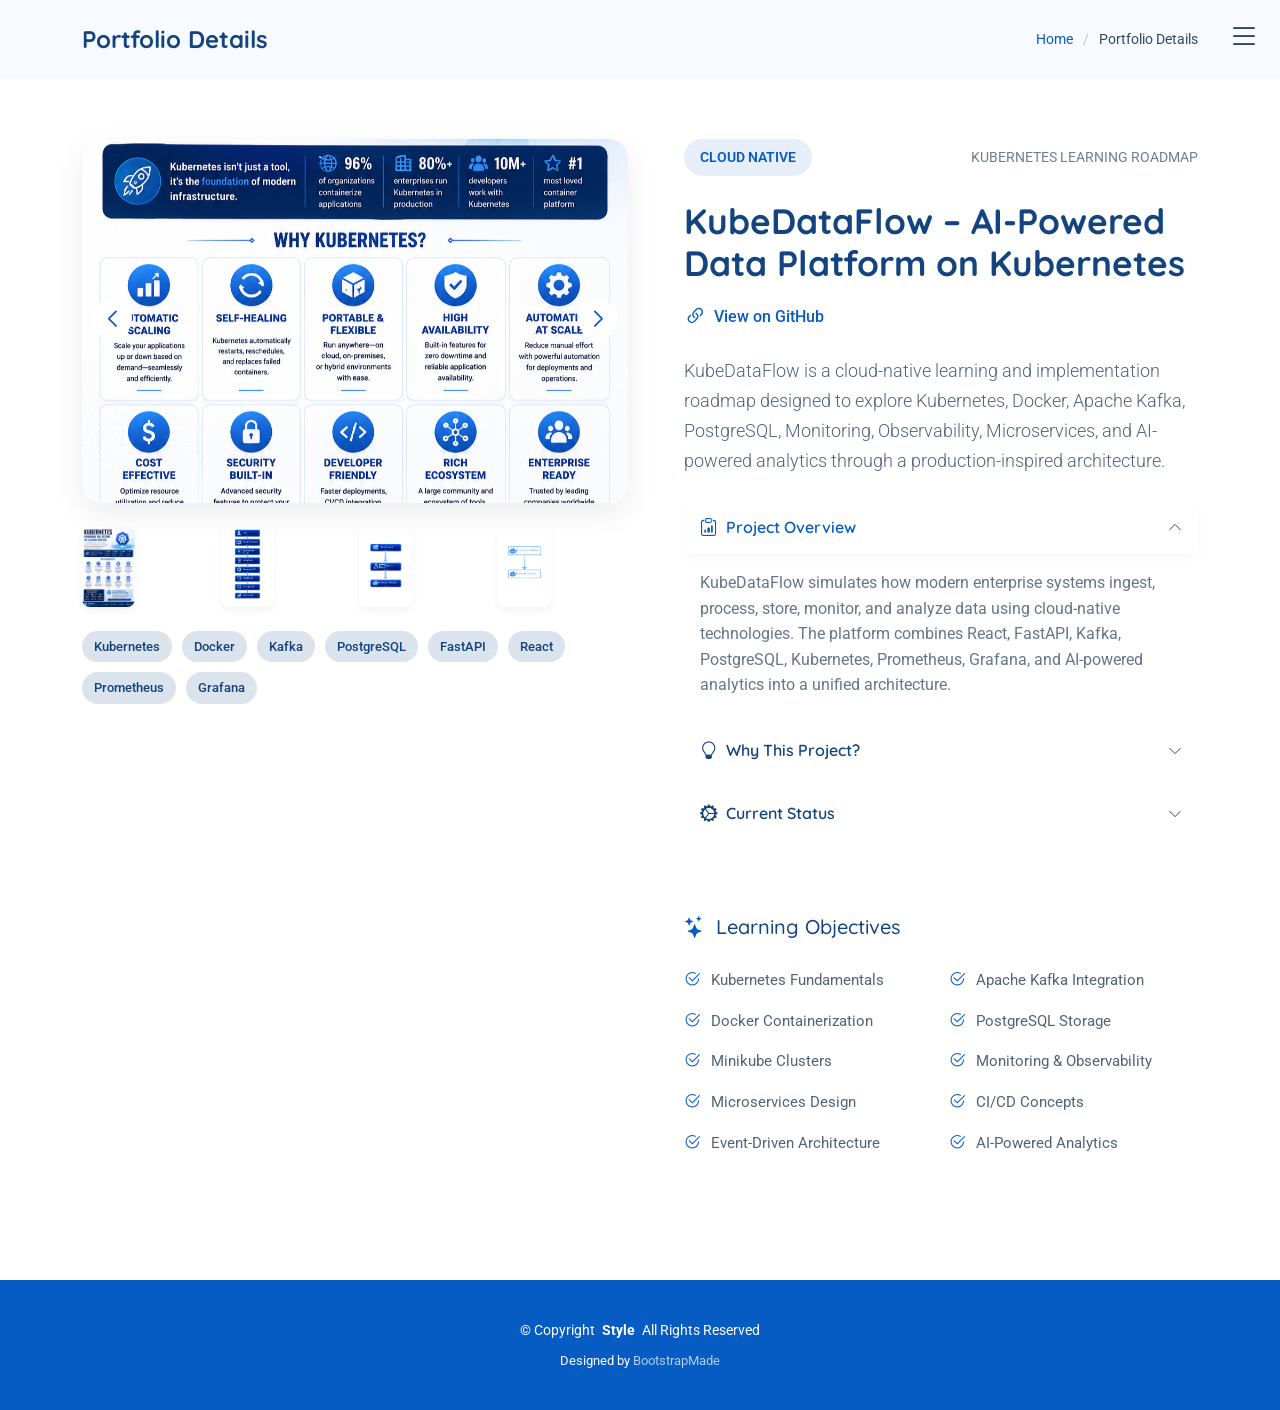
<file: portfolio-details4.html>
<!DOCTYPE html>
<html lang="en">

<head>
  <meta charset="utf-8">
  <meta content="width=device-width, initial-scale=1.0" name="viewport">
  <title>Portfolio Details - Style Bootstrap Template</title>
  <meta name="description" content="">
  <meta name="keywords" content="">

  <!-- Favicons -->
  <link href="assets/img/favicon.png" rel="icon">
  <link href="assets/img/apple-touch-icon.png" rel="apple-touch-icon">

  <!-- Fonts -->
  <link href="https://fonts.googleapis.com" rel="preconnect">
  <link href="https://fonts.gstatic.com" rel="preconnect" crossorigin>
  <link href="https://fonts.googleapis.com/css2?family=Roboto:ital,wght@0,100;0,300;0,400;0,500;0,700;0,900;1,100;1,300;1,400;1,500;1,700;1,900&family=Open+Sans:ital,wght@0,300;0,400;0,500;0,600;0,700;0,800;1,300;1,400;1,500;1,600;1,700;1,800&family=Quicksand:wght@300;400;500;600;700&display=swap" rel="stylesheet">

  <!-- Vendor CSS Files -->
  <link href="assets/vendor/bootstrap/css/bootstrap.min.css" rel="stylesheet">
  <link href="assets/vendor/bootstrap-icons/bootstrap-icons.css" rel="stylesheet">
  <link href="assets/vendor/aos/aos.css" rel="stylesheet">
  <link href="assets/vendor/glightbox/css/glightbox.min.css" rel="stylesheet">
  <link href="assets/vendor/swiper/swiper-bundle.min.css" rel="stylesheet">

  <!-- Main CSS File -->
  <link href="assets/css/main.css" rel="stylesheet">

  <!-- =======================================================
  * Template Name: Style
  * Template URL: https://bootstrapmade.com/style-bootstrap-portfolio-template/
  * Updated: Jul 02 2025 with Bootstrap v5.3.7
  * Author: BootstrapMade.com
  * License: https://bootstrapmade.com/license/
  ======================================================== -->
</head>

<body class="portfolio-details-page">

  <header id="header" class="header d-flex align-items-center fixed-top">
    <div class="container-fluid position-relative d-flex align-items-center justify-content-between">

      <a href="index.html" class="logo d-flex align-items-center">
        <!-- Uncomment the line below if you also wish to use an image logo -->
        <!-- <img src="assets/img/logo.webp" alt=""> -->
        <!-- Uncomment the line below if you also wish to use an text logo -->
        <!-- <h1 class="sitename">Style</h1>  -->
      </a>

      <nav id="navmenu" class="navmenu">

        <div class="profile-img">
          <img src="assets/img/profile/profile-square-1.webp" alt="" class="img-fluid rounded-circle">
        </div>

        <a href="index.html" class="logo d-flex align-items-center justify-content-center">
          <!-- Uncomment the line below if you also wish to use an image logo -->
          <!-- <img src="assets/img/logo.webp" alt=""> -->
          <h1 class="sitename">S ABHILASH</h1>
        </a>

        <ul>
<li><a href="index.html#hero">Home</a></li>
<li><a href="index.html#about">About</a></li>
<li><a href="index.html#resume">Resume</a></li>
<li><a href="index.html#portfolio">Portfolio</a></li>
<li><a href="index.html#services">What I Offer</a></li>
<li><a href="index.html#contact">Contact</a></li>

        </ul>
        <i class="mobile-nav-toggle d-xl-none bi bi-list"></i>
      </nav>

    </div>
  </header>

  <main class="main">

    <!-- Page Title -->
    <div class="page-title light-background">
      <div class="container d-lg-flex justify-content-between align-items-center">
        <h1 class="mb-2 mb-lg-0">Portfolio Details</h1>
        <nav class="breadcrumbs">
          <ol>
            <li><a href="index.html">Home</a></li>
            <li class="current">Portfolio Details</li>
          </ol>
        </nav>
      </div>
    </div><!-- End Page Title -->

    <!-- Portfolio Details Section -->
    <section id="portfolio-details" class="portfolio-details section">

  <div class="container" data-aos="fade-up" data-aos-delay="100">

    <div class="row gy-4">

      <!-- LEFT SIDE -->
      <div class="col-lg-6" data-aos="fade-right">

        <div class="portfolio-details-media">

          <div class="main-image">

            <div class="portfolio-details-slider swiper init-swiper">

              <script type="application/json" class="swiper-config">
              {
                "loop": true,
                "speed": 1000,
                "autoplay": {
                  "delay": 5000
                },
                "slidesPerView": 1,
                "navigation": {
                  "nextEl": ".swiper-button-next",
                  "prevEl": ".swiper-button-prev"
                }
              }
              </script>

              <div class="swiper-wrapper">

                <div class="swiper-slide">
                  <img src="assets/img/portfolio/kubedataflow-1.png"
                       alt="KubeDataFlow Poster"
                       class="img-fluid">
                </div>

                <div class="swiper-slide">
                  <img src="assets/img/portfolio/kubedataflow-2.png"
                       alt="Architecture"
                       class="img-fluid">
                </div>

                <div class="swiper-slide">
                  <img src="assets/img/portfolio/kubedataflow-3.png"
                       alt="Project Structure"
                       class="img-fluid">
                </div>

                <div class="swiper-slide">
                  <img src="assets/img/portfolio/kubedataflow-4.png"
                       alt="Roadmap"
                       class="img-fluid">
                </div>

              </div>

              <div class="swiper-button-prev"></div>
              <div class="swiper-button-next"></div>

            </div>

          </div>

          <div class="thumbnail-grid">

            <div class="row g-2 mt-3">

              <div class="col-3">
                <img src="assets/img/portfolio/kubedataflow-1.png"
                     class="img-fluid glightbox">
              </div>

              <div class="col-3">
                <img src="assets/img/portfolio/kubedataflow-2.png"
                     class="img-fluid glightbox">
              </div>

              <div class="col-3">
                <img src="assets/img/portfolio/kubedataflow-3.png"
                     class="img-fluid glightbox">
              </div>

              <div class="col-3">
                <img src="assets/img/portfolio/kubedataflow-4.png"
                     class="img-fluid glightbox">
              </div>

            </div>

          </div>

          <div class="tech-stack-badges mt-4">

            <span>Kubernetes</span>
            <span>Docker</span>
            <span>Kafka</span>
            <span>PostgreSQL</span>
            <span>FastAPI</span>
            <span>React</span>
            <span>Prometheus</span>
            <span>Grafana</span>

          </div>

        </div>

      </div>

      <!-- RIGHT SIDE -->
      <div class="col-lg-6" data-aos="fade-left">

        <div class="portfolio-details-content">

          <div class="project-meta">

            <div class="badge-wrapper">
              <span class="project-badge">
                CLOUD NATIVE
              </span>
            </div>

            <div class="date-client">
              <div class="meta-item">
                <span>KUBERNETES LEARNING ROADMAP</span>
              </div>
            </div>

          </div>

          <h2 class="project-title">
            KubeDataFlow – AI-Powered Data Platform on Kubernetes
          </h2>

          <div class="project-website">
            <i class="bi bi-link-45deg"></i>
            <a href="https://github.com/SABHILASH0804/Kube-Data-Flow---AI-orchestration">
              View on GitHub
            </a>
          </div>

          <div class="project-overview">

            <p class="lead">
              KubeDataFlow is a cloud-native learning and implementation roadmap
              designed to explore Kubernetes, Docker, Apache Kafka,
              PostgreSQL, Monitoring, Observability, Microservices,
              and AI-powered analytics through a production-inspired architecture.
            </p>

            <div class="accordion project-accordion"
                 id="portfolio-details-projectAccordion">

              <!-- OVERVIEW -->
              <div class="accordion-item">

                <h2 class="accordion-header">

                  <button class="accordion-button"
                          type="button"
                          data-bs-toggle="collapse"
                          data-bs-target="#overview">

                    <i class="bi bi-clipboard-data me-2"></i>
                    Project Overview

                  </button>

                </h2>

                <div id="overview"
                     class="accordion-collapse collapse show">

                  <div class="accordion-body">

                    <p>
                      KubeDataFlow simulates how modern enterprise
                      systems ingest, process, store, monitor,
                      and analyze data using cloud-native technologies.

                      The platform combines React, FastAPI,
                      Kafka, PostgreSQL, Kubernetes,
                      Prometheus, Grafana, and AI-powered
                      analytics into a unified architecture.
                    </p>

                  </div>

                </div>

              </div>

              <!-- WHY -->
              <div class="accordion-item">

                <h2 class="accordion-header">

                  <button class="accordion-button collapsed"
                          type="button"
                          data-bs-toggle="collapse"
                          data-bs-target="#challenge">

                    <i class="bi bi-lightbulb me-2"></i>
                    Why This Project?

                  </button>

                </h2>

                <div id="challenge"
                     class="accordion-collapse collapse">

                  <div class="accordion-body">

                    <p>
                      Instead of learning Kubernetes concepts
                      individually, I wanted to understand how
                      modern cloud-native platforms are designed
                      end-to-end.

                      KubeDataFlow serves as a structured roadmap
                      covering containerization, orchestration,
                      monitoring, observability, event-driven systems,
                      AI integration, and DevOps practices.
                    </p>

                  </div>

                </div>

              </div>

              <!-- STATUS -->
              <div class="accordion-item">

                <h2 class="accordion-header">

                  <button class="accordion-button collapsed"
                          type="button"
                          data-bs-toggle="collapse"
                          data-bs-target="#status">

                    <i class="bi bi-gear-wide-connected me-2"></i>
                    Current Status

                  </button>

                </h2>

                <div id="status"
                     class="accordion-collapse collapse">

                  <div class="accordion-body">

                    <p>
                      🚧 Architecture Designed |
                      Implementation In Progress
                    </p>

                    <p>
                      Currently validating architecture,
                      workflows, deployment strategies,
                      observability setup, and implementation
                      phases before full-scale development.
                    </p>

                  </div>

                </div>

              </div>

            </div>

          </div>

          <div class="project-features mt-4">

            <h3>
              <i class="bi bi-stars"></i>
              Learning Objectives
            </h3>

            <div class="row g-3">

              <div class="col-md-6">

                <ul class="feature-list">

                  <li><i class="bi bi-check2-circle"></i> Kubernetes Fundamentals</li>
                  <li><i class="bi bi-check2-circle"></i> Docker Containerization</li>
                  <li><i class="bi bi-check2-circle"></i> Minikube Clusters</li>
                  <li><i class="bi bi-check2-circle"></i> Microservices Design</li>
                  <li><i class="bi bi-check2-circle"></i> Event-Driven Architecture</li>

                </ul>

              </div>

              <div class="col-md-6">

                <ul class="feature-list">

                  <li><i class="bi bi-check2-circle"></i> Apache Kafka Integration</li>
                  <li><i class="bi bi-check2-circle"></i> PostgreSQL Storage</li>
                  <li><i class="bi bi-check2-circle"></i> Monitoring & Observability</li>
                  <li><i class="bi bi-check2-circle"></i> CI/CD Concepts</li>
                  <li><i class="bi bi-check2-circle"></i> AI-Powered Analytics</li>

                </ul>

              </div>

            </div>

          </div>

        </div>

      </div>

    </div>

  </div>

</section><!-- /Portfolio Details Section -->

  </main>

  <footer id="footer" class="footer dark-background">

    <div class="container">
      <div class="copyright text-center ">
        <p>© <span>Copyright</span> <strong class="px-1 sitename">Style</strong> <span>All Rights Reserved</span></p>
      <div class="credits">
        <!-- All the links in the footer should remain intact. -->
        <!-- You can delete the links only if you've purchased the pro version. -->
        <!-- Licensing information: https://bootstrapmade.com/license/ -->
        <!-- Purchase the pro version with working PHP/AJAX contact form: [buy-url] -->
        Designed by <a href="https://bootstrapmade.com/">BootstrapMade</a>
      </div>
    </div>

  </footer>

  <!-- Scroll Top -->
  <a href="#" id="scroll-top" class="scroll-top d-flex align-items-center justify-content-center"><i class="bi bi-arrow-up-short"></i></a>

  <!-- Vendor JS Files -->
  <script src="assets/vendor/bootstrap/js/bootstrap.bundle.min.js"></script>
  <script src="assets/vendor/php-email-form/validate.js"></script>
  <script src="assets/vendor/aos/aos.js"></script>
  <script src="assets/vendor/purecounter/purecounter_vanilla.js"></script>
  <script src="assets/vendor/typed.js/typed.umd.js"></script>
  <script src="assets/vendor/waypoints/noframework.waypoints.js"></script>
  <script src="assets/vendor/glightbox/js/glightbox.min.js"></script>
  <script src="assets/vendor/imagesloaded/imagesloaded.pkgd.min.js"></script>
  <script src="assets/vendor/isotope-layout/isotope.pkgd.min.js"></script>
  <script src="assets/vendor/swiper/swiper-bundle.min.js"></script>

  <!-- Main JS File -->
  <script src="assets/js/main.js"></script>

</body>

</html>
</file>
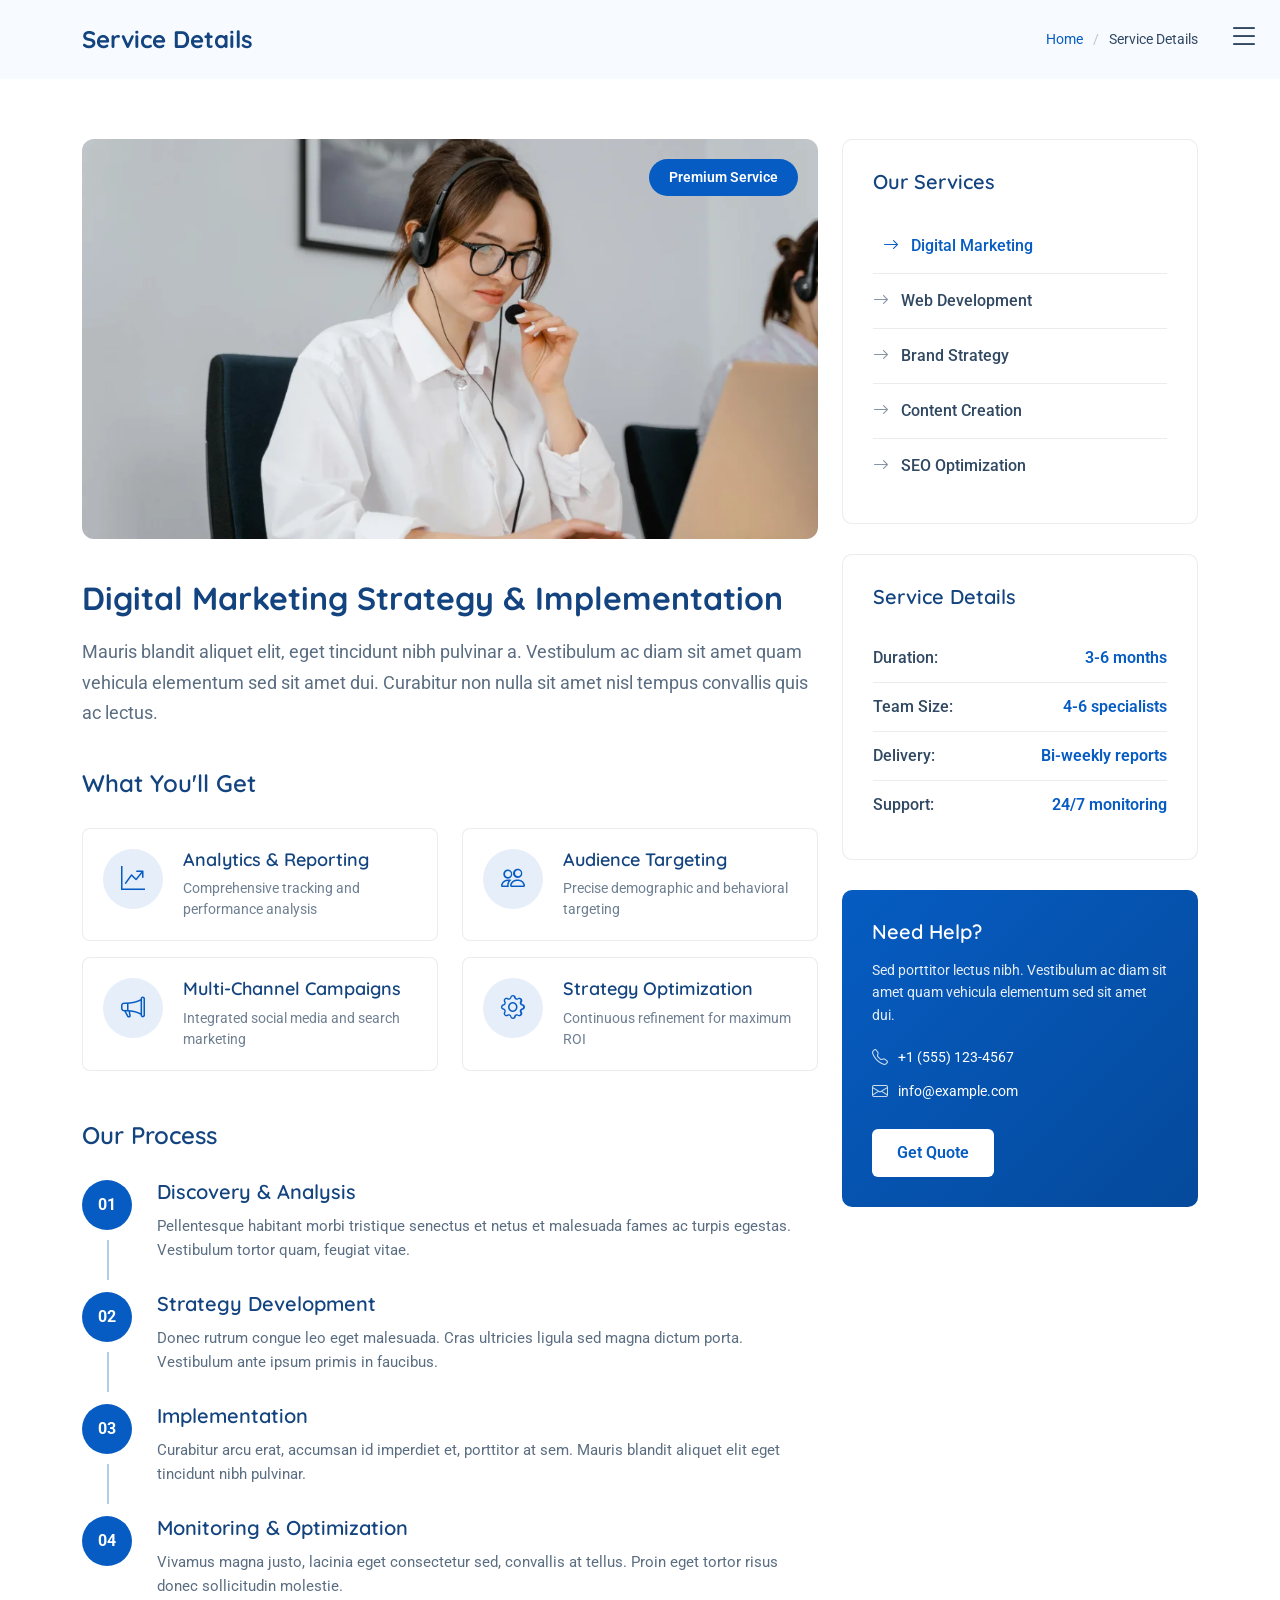
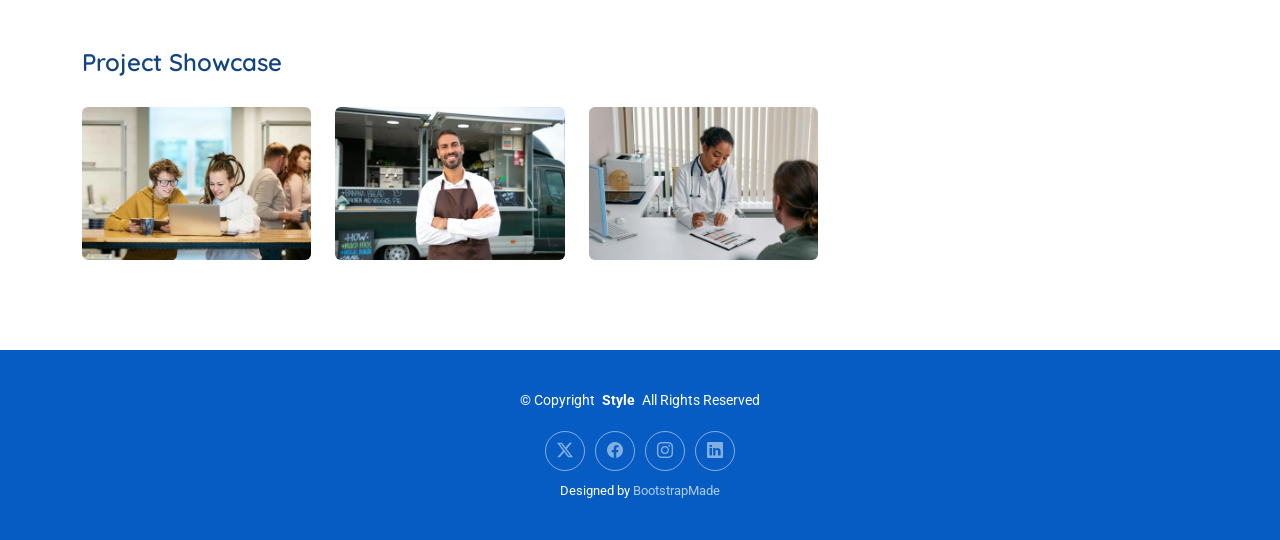
<file: service-details.html>
<!DOCTYPE html>
<html lang="en">

<head>
  <meta charset="utf-8">
  <meta content="width=device-width, initial-scale=1.0" name="viewport">
  <title>Service Details - Style Bootstrap Template</title>
  <meta name="description" content="">
  <meta name="keywords" content="">

  <!-- Favicons -->
  <link href="assets/img/favicon.png" rel="icon">
  <link href="assets/img/apple-touch-icon.png" rel="apple-touch-icon">

  <!-- Fonts -->
  <link href="https://fonts.googleapis.com" rel="preconnect">
  <link href="https://fonts.gstatic.com" rel="preconnect" crossorigin>
  <link href="https://fonts.googleapis.com/css2?family=Roboto:ital,wght@0,100;0,300;0,400;0,500;0,700;0,900;1,100;1,300;1,400;1,500;1,700;1,900&family=Open+Sans:ital,wght@0,300;0,400;0,500;0,600;0,700;0,800;1,300;1,400;1,500;1,600;1,700;1,800&family=Quicksand:wght@300;400;500;600;700&display=swap" rel="stylesheet">

  <!-- Vendor CSS Files -->
  <link href="assets/vendor/bootstrap/css/bootstrap.min.css" rel="stylesheet">
  <link href="assets/vendor/bootstrap-icons/bootstrap-icons.css" rel="stylesheet">
  <link href="assets/vendor/aos/aos.css" rel="stylesheet">
  <link href="assets/vendor/glightbox/css/glightbox.min.css" rel="stylesheet">
  <link href="assets/vendor/swiper/swiper-bundle.min.css" rel="stylesheet">

  <!-- Main CSS File -->
  <link href="assets/css/main.css" rel="stylesheet">

  <!-- =======================================================
  * Template Name: Style
  * Template URL: https://bootstrapmade.com/style-bootstrap-portfolio-template/
  * Updated: Jul 02 2025 with Bootstrap v5.3.7
  * Author: BootstrapMade.com
  * License: https://bootstrapmade.com/license/
  ======================================================== -->
</head>

<body class="service-details-page">

  <header id="header" class="header d-flex align-items-center fixed-top">
    <div class="container-fluid position-relative d-flex align-items-center justify-content-between">

      <a href="index.html" class="logo d-flex align-items-center">
        <!-- Uncomment the line below if you also wish to use an image logo -->
        <!-- <img src="assets/img/logo.webp" alt=""> -->
        <!-- Uncomment the line below if you also wish to use an text logo -->
        <!-- <h1 class="sitename">Style</h1>  -->
      </a>

      <nav id="navmenu" class="navmenu">

        <div class="profile-img">
          <img src="assets/img/profile/profile-square-1.webp" alt="" class="img-fluid rounded-circle">
        </div>

        <a href="index.html" class="logo d-flex align-items-center justify-content-center">
          <!-- Uncomment the line below if you also wish to use an image logo -->
          <!-- <img src="assets/img/logo.webp" alt=""> -->
          <h1 class="sitename">Alex Smith</h1>
        </a>

        <div class="social-links text-center">
          <a href="#" class="twitter"><i class="bi bi-twitter-x"></i></a>
          <a href="#" class="facebook"><i class="bi bi-facebook"></i></a>
          <a href="#" class="instagram"><i class="bi bi-instagram"></i></a>
          <a href="#" class="google-plus"><i class="bi bi-skype"></i></a>
          <a href="#" class="linkedin"><i class="bi bi-linkedin"></i></a>
        </div>

        <ul>
          <li><a href="#hero">Home</a></li>
          <li><a href="#about">About</a></li>
          <li><a href="#resume">Resume</a></li>
          <li><a href="#portfolio">Portfolio</a></li>
          <li><a href="#services">Services</a></li>
          <li class="dropdown"><a href="#"><span>Dropdown</span> <i class="bi bi-chevron-down toggle-dropdown"></i></a>
            <ul>
              <li><a href="#">Dropdown 1</a></li>
              <li class="dropdown"><a href="#"><span>Deep Dropdown</span> <i class="bi bi-chevron-down toggle-dropdown"></i></a>
                <ul>
                  <li><a href="#">Deep Dropdown 1</a></li>
                  <li><a href="#">Deep Dropdown 2</a></li>
                  <li><a href="#">Deep Dropdown 3</a></li>
                  <li><a href="#">Deep Dropdown 4</a></li>
                  <li><a href="#">Deep Dropdown 5</a></li>
                </ul>
              </li>
              <li><a href="#">Dropdown 2</a></li>
              <li><a href="#">Dropdown 3</a></li>
              <li><a href="#">Dropdown 4</a></li>
            </ul>
          </li>
          <li><a href="#contact">Contact</a></li>
        </ul>
        <i class="mobile-nav-toggle d-xl-none bi bi-list"></i>
      </nav>

    </div>
  </header>

  <main class="main">

    <!-- Page Title -->
    <div class="page-title light-background">
      <div class="container d-lg-flex justify-content-between align-items-center">
        <h1 class="mb-2 mb-lg-0">Service Details</h1>
        <nav class="breadcrumbs">
          <ol>
            <li><a href="index.html">Home</a></li>
            <li class="current">Service Details</li>
          </ol>
        </nav>
      </div>
    </div><!-- End Page Title -->

    <!-- Service Details Section -->
    <section id="service-details" class="service-details section">

      <div class="container" data-aos="fade-up" data-aos-delay="100">

        <div class="row gy-5">

          <div class="col-lg-8" data-aos="fade-up" data-aos-delay="200">
            <div class="service-hero">
              <img src="assets/img/services/services-7.webp" alt="" class="img-fluid">
              <div class="service-badge">
                <span>Premium Service</span>
              </div>
            </div>

            <div class="service-content">
              <div class="service-header">
                <h2>Digital Marketing Strategy &amp; Implementation</h2>
                <p class="service-intro">Mauris blandit aliquet elit, eget tincidunt nibh pulvinar a. Vestibulum ac diam sit amet quam vehicula elementum sed sit amet dui. Curabitur non nulla sit amet nisl tempus convallis quis ac lectus.</p>
              </div>

              <div class="service-features">
                <h4>What You'll Get</h4>
                <div class="row gy-3">
                  <div class="col-md-6">
                    <div class="feature-item">
                      <div class="feature-icon">
                        <i class="bi bi-graph-up-arrow"></i>
                      </div>
                      <div class="feature-content">
                        <h5>Analytics &amp; Reporting</h5>
                        <p>Comprehensive tracking and performance analysis</p>
                      </div>
                    </div>
                  </div>
                  <div class="col-md-6">
                    <div class="feature-item">
                      <div class="feature-icon">
                        <i class="bi bi-people"></i>
                      </div>
                      <div class="feature-content">
                        <h5>Audience Targeting</h5>
                        <p>Precise demographic and behavioral targeting</p>
                      </div>
                    </div>
                  </div>
                  <div class="col-md-6">
                    <div class="feature-item">
                      <div class="feature-icon">
                        <i class="bi bi-megaphone"></i>
                      </div>
                      <div class="feature-content">
                        <h5>Multi-Channel Campaigns</h5>
                        <p>Integrated social media and search marketing</p>
                      </div>
                    </div>
                  </div>
                  <div class="col-md-6">
                    <div class="feature-item">
                      <div class="feature-icon">
                        <i class="bi bi-gear"></i>
                      </div>
                      <div class="feature-content">
                        <h5>Strategy Optimization</h5>
                        <p>Continuous refinement for maximum ROI</p>
                      </div>
                    </div>
                  </div>
                </div>
              </div>

              <div class="service-process">
                <h4>Our Process</h4>
                <div class="process-steps">
                  <div class="process-step">
                    <div class="step-number">01</div>
                    <div class="step-content">
                      <h5>Discovery &amp; Analysis</h5>
                      <p>Pellentesque habitant morbi tristique senectus et netus et malesuada fames ac turpis egestas. Vestibulum tortor quam, feugiat vitae.</p>
                    </div>
                  </div>
                  <div class="process-step">
                    <div class="step-number">02</div>
                    <div class="step-content">
                      <h5>Strategy Development</h5>
                      <p>Donec rutrum congue leo eget malesuada. Cras ultricies ligula sed magna dictum porta. Vestibulum ante ipsum primis in faucibus.</p>
                    </div>
                  </div>
                  <div class="process-step">
                    <div class="step-number">03</div>
                    <div class="step-content">
                      <h5>Implementation</h5>
                      <p>Curabitur arcu erat, accumsan id imperdiet et, porttitor at sem. Mauris blandit aliquet elit eget tincidunt nibh pulvinar.</p>
                    </div>
                  </div>
                  <div class="process-step">
                    <div class="step-number">04</div>
                    <div class="step-content">
                      <h5>Monitoring &amp; Optimization</h5>
                      <p>Vivamus magna justo, lacinia eget consectetur sed, convallis at tellus. Proin eget tortor risus donec sollicitudin molestie.</p>
                    </div>
                  </div>
                </div>
              </div>

              <div class="service-gallery" data-aos="fade-up" data-aos-delay="300">
                <h4>Project Showcase</h4>
                <div class="row gy-3">
                  <div class="col-md-4">
                    <img src="assets/img/services/services-2.webp" alt="" class="img-fluid rounded">
                  </div>
                  <div class="col-md-4">
                    <img src="assets/img/services/services-8.webp" alt="" class="img-fluid rounded">
                  </div>
                  <div class="col-md-4">
                    <img src="assets/img/services/services-11.webp" alt="" class="img-fluid rounded">
                  </div>
                </div>
              </div>
            </div>
          </div>

          <div class="col-lg-4" data-aos="fade-up" data-aos-delay="400">
            <div class="service-sidebar">

              <div class="service-menu">
                <h4>Our Services</h4>
                <div class="menu-list">
                  <a href="#" class="menu-item active">
                    <i class="bi bi-arrow-right"></i>
                    <span>Digital Marketing</span>
                  </a>
                  <a href="#" class="menu-item">
                    <i class="bi bi-arrow-right"></i>
                    <span>Web Development</span>
                  </a>
                  <a href="#" class="menu-item">
                    <i class="bi bi-arrow-right"></i>
                    <span>Brand Strategy</span>
                  </a>
                  <a href="#" class="menu-item">
                    <i class="bi bi-arrow-right"></i>
                    <span>Content Creation</span>
                  </a>
                  <a href="#" class="menu-item">
                    <i class="bi bi-arrow-right"></i>
                    <span>SEO Optimization</span>
                  </a>
                </div>
              </div>

              <div class="service-info">
                <h4>Service Details</h4>
                <div class="info-list">
                  <div class="info-item">
                    <span class="info-label">Duration:</span>
                    <span class="info-value">3-6 months</span>
                  </div>
                  <div class="info-item">
                    <span class="info-label">Team Size:</span>
                    <span class="info-value">4-6 specialists</span>
                  </div>
                  <div class="info-item">
                    <span class="info-label">Delivery:</span>
                    <span class="info-value">Bi-weekly reports</span>
                  </div>
                  <div class="info-item">
                    <span class="info-label">Support:</span>
                    <span class="info-value">24/7 monitoring</span>
                  </div>
                </div>
              </div>

              <div class="contact-card">
                <div class="contact-content">
                  <h4>Need Help?</h4>
                  <p>Sed porttitor lectus nibh. Vestibulum ac diam sit amet quam vehicula elementum sed sit amet dui.</p>
                  <div class="contact-info">
                    <div class="contact-item">
                      <i class="bi bi-telephone"></i>
                      <span>+1 (555) 123-4567</span>
                    </div>
                    <div class="contact-item">
                      <i class="bi bi-envelope"></i>
                      <span>info@example.com</span>
                    </div>
                  </div>
                  <a href="#" class="btn btn-primary">Get Quote</a>
                </div>
              </div>

            </div>
          </div>

        </div>

      </div>

    </section><!-- /Service Details Section -->

  </main>

  <footer id="footer" class="footer dark-background">

    <div class="container">
      <div class="copyright text-center ">
        <p>© <span>Copyright</span> <strong class="px-1 sitename">Style</strong> <span>All Rights Reserved</span></p>
      </div>
      <div class="social-links d-flex justify-content-center">
        <a href=""><i class="bi bi-twitter-x"></i></a>
        <a href=""><i class="bi bi-facebook"></i></a>
        <a href=""><i class="bi bi-instagram"></i></a>
        <a href=""><i class="bi bi-linkedin"></i></a>
      </div>
      <div class="credits">
        <!-- All the links in the footer should remain intact. -->
        <!-- You can delete the links only if you've purchased the pro version. -->
        <!-- Licensing information: https://bootstrapmade.com/license/ -->
        <!-- Purchase the pro version with working PHP/AJAX contact form: [buy-url] -->
        Designed by <a href="https://bootstrapmade.com/">BootstrapMade</a>
      </div>
    </div>

  </footer>

  <!-- Scroll Top -->
  <a href="#" id="scroll-top" class="scroll-top d-flex align-items-center justify-content-center"><i class="bi bi-arrow-up-short"></i></a>

  <!-- Vendor JS Files -->
  <script src="assets/vendor/bootstrap/js/bootstrap.bundle.min.js"></script>
  <script src="assets/vendor/php-email-form/validate.js"></script>
  <script src="assets/vendor/aos/aos.js"></script>
  <script src="assets/vendor/purecounter/purecounter_vanilla.js"></script>
  <script src="assets/vendor/typed.js/typed.umd.js"></script>
  <script src="assets/vendor/waypoints/noframework.waypoints.js"></script>
  <script src="assets/vendor/glightbox/js/glightbox.min.js"></script>
  <script src="assets/vendor/imagesloaded/imagesloaded.pkgd.min.js"></script>
  <script src="assets/vendor/isotope-layout/isotope.pkgd.min.js"></script>
  <script src="assets/vendor/swiper/swiper-bundle.min.js"></script>

  <!-- Main JS File -->
  <script src="assets/js/main.js"></script>

</body>

</html>
</file>
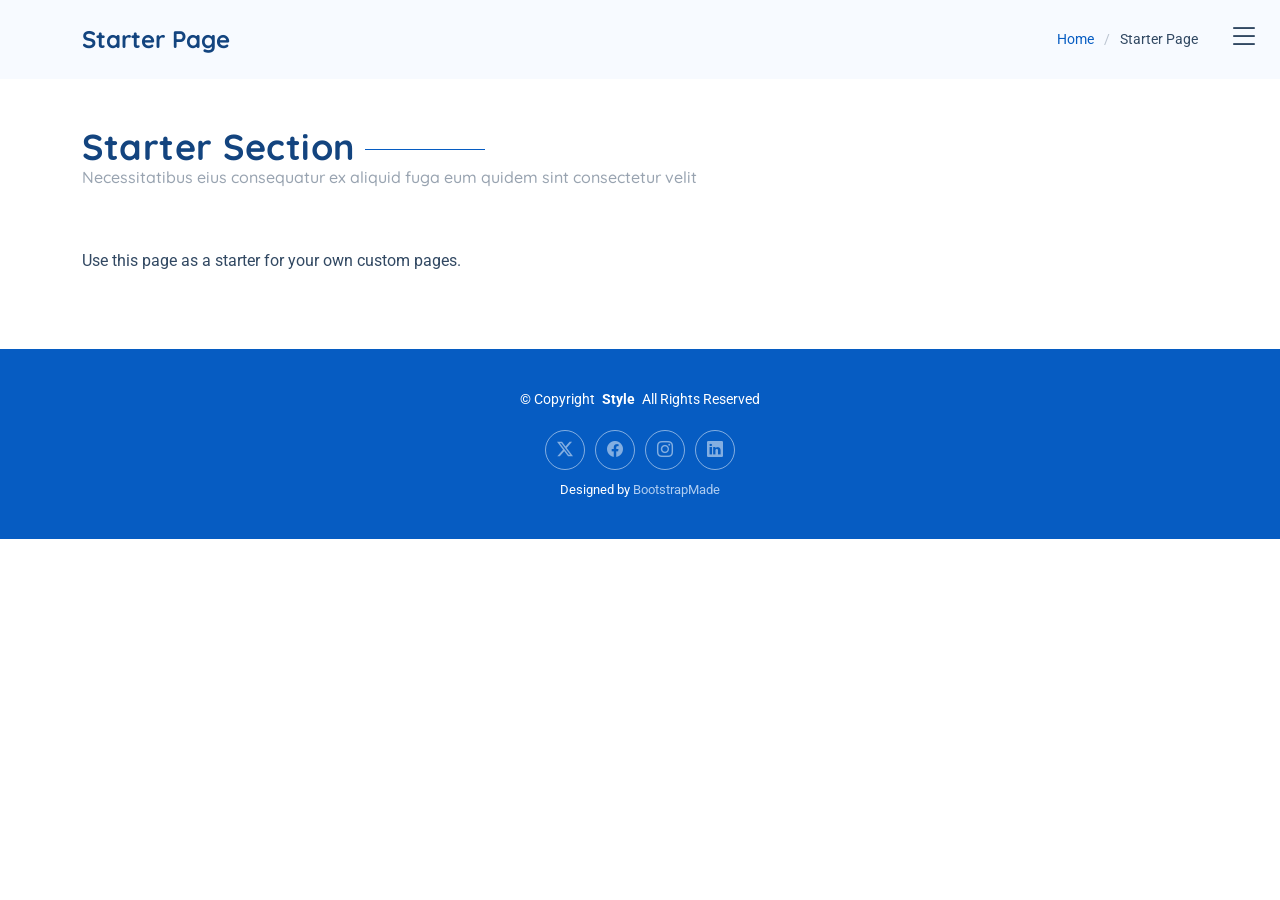
<file: starter-page.html>
<!DOCTYPE html>
<html lang="en">

<head>
  <meta charset="utf-8">
  <meta content="width=device-width, initial-scale=1.0" name="viewport">
  <title>Starter Page - Style Bootstrap Template</title>
  <meta name="description" content="">
  <meta name="keywords" content="">

  <!-- Favicons -->
  <link href="assets/img/favicon.png" rel="icon">
  <link href="assets/img/apple-touch-icon.png" rel="apple-touch-icon">

  <!-- Fonts -->
  <link href="https://fonts.googleapis.com" rel="preconnect">
  <link href="https://fonts.gstatic.com" rel="preconnect" crossorigin>
  <link href="https://fonts.googleapis.com/css2?family=Roboto:ital,wght@0,100;0,300;0,400;0,500;0,700;0,900;1,100;1,300;1,400;1,500;1,700;1,900&family=Open+Sans:ital,wght@0,300;0,400;0,500;0,600;0,700;0,800;1,300;1,400;1,500;1,600;1,700;1,800&family=Quicksand:wght@300;400;500;600;700&display=swap" rel="stylesheet">

  <!-- Vendor CSS Files -->
  <link href="assets/vendor/bootstrap/css/bootstrap.min.css" rel="stylesheet">
  <link href="assets/vendor/bootstrap-icons/bootstrap-icons.css" rel="stylesheet">
  <link href="assets/vendor/aos/aos.css" rel="stylesheet">
  <link href="assets/vendor/glightbox/css/glightbox.min.css" rel="stylesheet">
  <link href="assets/vendor/swiper/swiper-bundle.min.css" rel="stylesheet">

  <!-- Main CSS File -->
  <link href="assets/css/main.css" rel="stylesheet">

  <!-- =======================================================
  * Template Name: Style
  * Template URL: https://bootstrapmade.com/style-bootstrap-portfolio-template/
  * Updated: Jul 02 2025 with Bootstrap v5.3.7
  * Author: BootstrapMade.com
  * License: https://bootstrapmade.com/license/
  ======================================================== -->
</head>

<body class="starter-page-page">

  <header id="header" class="header d-flex align-items-center fixed-top">
    <div class="container-fluid position-relative d-flex align-items-center justify-content-between">

      <a href="index.html" class="logo d-flex align-items-center">
        <!-- Uncomment the line below if you also wish to use an image logo -->
        <!-- <img src="assets/img/logo.webp" alt=""> -->
        <!-- Uncomment the line below if you also wish to use an text logo -->
        <!-- <h1 class="sitename">Style</h1>  -->
      </a>

      <nav id="navmenu" class="navmenu">

        <div class="profile-img">
          <img src="assets/img/profile/profile-square-1.webp" alt="" class="img-fluid rounded-circle">
        </div>

        <a href="index.html" class="logo d-flex align-items-center justify-content-center">
          <!-- Uncomment the line below if you also wish to use an image logo -->
          <!-- <img src="assets/img/logo.webp" alt=""> -->
          <h1 class="sitename">Alex Smith</h1>
        </a>

        <div class="social-links text-center">
          <a href="#" class="twitter"><i class="bi bi-twitter-x"></i></a>
          <a href="#" class="facebook"><i class="bi bi-facebook"></i></a>
          <a href="#" class="instagram"><i class="bi bi-instagram"></i></a>
          <a href="#" class="google-plus"><i class="bi bi-skype"></i></a>
          <a href="#" class="linkedin"><i class="bi bi-linkedin"></i></a>
        </div>

        <ul>
          <li><a href="#hero">Home</a></li>
          <li><a href="#about">About</a></li>
          <li><a href="#resume">Resume</a></li>
          <li><a href="#portfolio">Portfolio</a></li>
          <li><a href="#services">Services</a></li>
          <li class="dropdown"><a href="#"><span>Dropdown</span> <i class="bi bi-chevron-down toggle-dropdown"></i></a>
            <ul>
              <li><a href="#">Dropdown 1</a></li>
              <li class="dropdown"><a href="#"><span>Deep Dropdown</span> <i class="bi bi-chevron-down toggle-dropdown"></i></a>
                <ul>
                  <li><a href="#">Deep Dropdown 1</a></li>
                  <li><a href="#">Deep Dropdown 2</a></li>
                  <li><a href="#">Deep Dropdown 3</a></li>
                  <li><a href="#">Deep Dropdown 4</a></li>
                  <li><a href="#">Deep Dropdown 5</a></li>
                </ul>
              </li>
              <li><a href="#">Dropdown 2</a></li>
              <li><a href="#">Dropdown 3</a></li>
              <li><a href="#">Dropdown 4</a></li>
            </ul>
          </li>
          <li><a href="#contact">Contact</a></li>
        </ul>
        <i class="mobile-nav-toggle d-xl-none bi bi-list"></i>
      </nav>

    </div>
  </header>

  <main class="main">

    <!-- Page Title -->
    <div class="page-title light-background">
      <div class="container d-lg-flex justify-content-between align-items-center">
        <h1 class="mb-2 mb-lg-0">Starter Page</h1>
        <nav class="breadcrumbs">
          <ol>
            <li><a href="index.html">Home</a></li>
            <li class="current">Starter Page</li>
          </ol>
        </nav>
      </div>
    </div><!-- End Page Title -->

    <!-- Starter Section Section -->
    <section id="starter-section" class="starter-section section">

      <!-- Section Title -->
      <div class="container section-title">
        <h2>Starter Section</h2>
        <p>Necessitatibus eius consequatur ex aliquid fuga eum quidem sint consectetur velit</p>
      </div><!-- End Section Title -->

      <div class="container" data-aos="fade-up">
        <p>Use this page as a starter for your own custom pages.</p>
      </div>

    </section><!-- /Starter Section Section -->

  </main>

  <footer id="footer" class="footer dark-background">

    <div class="container">
      <div class="copyright text-center ">
        <p>© <span>Copyright</span> <strong class="px-1 sitename">Style</strong> <span>All Rights Reserved</span></p>
      </div>
      <div class="social-links d-flex justify-content-center">
        <a href=""><i class="bi bi-twitter-x"></i></a>
        <a href=""><i class="bi bi-facebook"></i></a>
        <a href=""><i class="bi bi-instagram"></i></a>
        <a href=""><i class="bi bi-linkedin"></i></a>
      </div>
      <div class="credits">
        <!-- All the links in the footer should remain intact. -->
        <!-- You can delete the links only if you've purchased the pro version. -->
        <!-- Licensing information: https://bootstrapmade.com/license/ -->
        <!-- Purchase the pro version with working PHP/AJAX contact form: [buy-url] -->
        Designed by <a href="https://bootstrapmade.com/">BootstrapMade</a>
      </div>
    </div>

  </footer>

  <!-- Scroll Top -->
  <a href="#" id="scroll-top" class="scroll-top d-flex align-items-center justify-content-center"><i class="bi bi-arrow-up-short"></i></a>

  <!-- Vendor JS Files -->
  <script src="assets/vendor/bootstrap/js/bootstrap.bundle.min.js"></script>
  <script src="assets/vendor/php-email-form/validate.js"></script>
  <script src="assets/vendor/aos/aos.js"></script>
  <script src="assets/vendor/purecounter/purecounter_vanilla.js"></script>
  <script src="assets/vendor/typed.js/typed.umd.js"></script>
  <script src="assets/vendor/waypoints/noframework.waypoints.js"></script>
  <script src="assets/vendor/glightbox/js/glightbox.min.js"></script>
  <script src="assets/vendor/imagesloaded/imagesloaded.pkgd.min.js"></script>
  <script src="assets/vendor/isotope-layout/isotope.pkgd.min.js"></script>
  <script src="assets/vendor/swiper/swiper-bundle.min.js"></script>

  <!-- Main JS File -->
  <script src="assets/js/main.js"></script>

</body>

</html>
</file>
<file: assets/css/main.css>
/**
* Template Name: Style
* Template URL: https://bootstrapmade.com/style-bootstrap-portfolio-template/
* Updated: Jul 02 2025 with Bootstrap v5.3.7
* Author: BootstrapMade.com
* License: https://bootstrapmade.com/license/
*/

@charset "UTF-8";

/*--------------------------------------------------------------
# Font & Color Variables
# Help: https://bootstrapmade.com/color-system/
--------------------------------------------------------------*/
/* Fonts */
:root {
  --default-font: "Roboto",  system-ui, -apple-system, "Segoe UI", Roboto, "Helvetica Neue", Arial, "Noto Sans", "Liberation Sans", sans-serif, "Apple Color Emoji", "Segoe UI Emoji", "Segoe UI Symbol", "Noto Color Emoji";
  --heading-font: "Quicksand",  sans-serif;
  --nav-font: "Open Sans",  sans-serif;
}

/* Global Colors - The following color variables are used throughout the website. Updating them here will change the color scheme of the entire website */
:root { 
  --background-color: #ffffff; /* Background color for the entire website, including individual sections */
  --default-color: #314862; /* Default color used for the majority of the text content across the entire website */
  --heading-color: #13447f; /* Color for headings, subheadings and title throughout the website */
  --accent-color: #065cc2; /* Accent color that represents your brand on the website. It's used for buttons, links, and other elements that need to stand out */
  --surface-color: #ffffff; /* The surface color is used as a background of boxed elements within sections, such as cards, icon boxes, or other elements that require a visual separation from the global background. */
  --contrast-color: #ffffff; /* Contrast color for text, ensuring readability against backgrounds of accent, heading, or default colors. */
}

/* Nav Menu Colors - The following color variables are used specifically for the navigation menu. They are separate from the global colors to allow for more customization options */
:root {
  --nav-color: #314862;  /* The default color of the main navmenu links */
  --nav-hover-color: #065cc2; /* Applied to main navmenu links when they are hovered over or active */
  --nav-mobile-background-color: #11427d; /* Used as the background color for mobile navigation menu */
  --nav-dropdown-background-color: #065cc2; /* Used as the background color for dropdown items that appear when hovering over primary navigation items */
  --nav-dropdown-color: #acc4e0; /* Used for navigation links of the dropdown items in the navigation menu. */
  --nav-dropdown-hover-color: #ffffff; /* Similar to --nav-hover-color, this color is applied to dropdown navigation links when they are hovered over. */
}

/* Color Presets - These classes override global colors when applied to any section or element, providing reuse of the sam color scheme. */

.light-background {
  --background-color: #f7faff;
  --surface-color: #ffffff;
}

.dark-background {
  --background-color: #065cc2;
  --default-color: #ffffff;
  --heading-color: #ffffff;
  --accent-color: #afcdf1;
  --surface-color: #2973cc;
  --contrast-color: #ffffff;
}

/* Smooth scroll */
:root {
  scroll-behavior: smooth;
}

/*--------------------------------------------------------------
# General Styling & Shared Classes
--------------------------------------------------------------*/
body {
  color: var(--default-color);
  background-color: var(--background-color);
  font-family: var(--default-font);
}

a {
  color: var(--accent-color);
  text-decoration: none;
  transition: 0.3s;
}

a:hover {
  color: color-mix(in srgb, var(--accent-color), transparent 25%);
  text-decoration: none;
}

h1,
h2,
h3,
h4,
h5,
h6 {
  color: var(--heading-color);
  font-family: var(--heading-font);
}

/* PHP Email Form Messages
------------------------------*/
.php-email-form .error-message {
  display: none;
  background: #df1529;
  color: #ffffff;
  text-align: left;
  padding: 15px;
  margin-bottom: 24px;
  font-weight: 600;
}

.php-email-form .sent-message {
  display: none;
  color: #ffffff;
  background: #059652;
  text-align: center;
  padding: 15px;
  margin-bottom: 24px;
  font-weight: 600;
}

.php-email-form .loading {
  display: none;
  background: var(--surface-color);
  text-align: center;
  padding: 15px;
  margin-bottom: 24px;
}

.php-email-form .loading:before {
  content: "";
  display: inline-block;
  border-radius: 50%;
  width: 24px;
  height: 24px;
  margin: 0 10px -6px 0;
  border: 3px solid var(--accent-color);
  border-top-color: var(--surface-color);
  animation: php-email-form-loading 1s linear infinite;
}

@keyframes php-email-form-loading {
  0% {
    transform: rotate(0deg);
  }

  100% {
    transform: rotate(360deg);
  }
}

/*--------------------------------------------------------------
# Global Header
--------------------------------------------------------------*/
.header {
  --background-color: rgba(255, 255, 255, 0);
  color: var(--default-color);
  background-color: var(--background-color);
  padding: 15px 0;
  transition: all 0.5s;
  z-index: 997;
}

.header .logo {
  line-height: 1;
}

.header .logo img {
  max-height: 32px;
  margin-right: 8px;
}

.header .logo h1 {
  font-size: 30px;
  margin: 0;
  font-weight: 700;
  color: var(--heading-color);
}

/*--------------------------------------------------------------
# Navigation Menu
--------------------------------------------------------------*/
/* Navmenu */
.mobile-nav-toggle {
  color: var(--nav-color);
  position: fixed;
  top: 20px;
  right: 20px;
  font-size: 32px;
  line-height: 0;
  cursor: pointer;
  display: block !important;
  z-index: 998;
  transition: 0.3s;
}

.mobile-nav-toggle:hover {
  color: var(--nav-hover-color);
}

.navmenu {
  position: fixed;
  top: 0;
  bottom: 0;
  right: -300px;
  z-index: 997;
  transition: 0.3s;
  width: 300px;
  overflow: hidden;
}

.navmenu .profile-img img {
  margin: 15px auto;
  display: block;
  width: 160px;
  border: 12px solid color-mix(in srgb, var(--contrast-color), transparent 85%);
}

.navmenu .logo {
  line-height: 1;
  margin-bottom: 15px;
}

.navmenu .logo img {
  max-height: 32px;
  margin-right: 8px;
}

.navmenu .logo h1 {
  font-size: 24px;
  margin: 0;
  font-weight: 700;
  color: var(--contrast-color);
}

.navmenu .social-links {
  margin: 0 0 20px 0;
}

.navmenu .social-links a {
  font-size: 16px;
  display: inline-flex;
  align-items: center;
  justify-content: center;
  padding: 0;
  background: color-mix(in srgb, var(--contrast-color), transparent 90%);
  color: var(--contrast-color);
  margin: 0 2px;
  border-radius: 50%;
  width: 40px;
  height: 40px;
  transition: 0.3s;
}

.navmenu .social-links a i {
  margin: 0;
}

.navmenu .social-links a:hover {
  color: var(--contrast-color);
  background: var(--accent-color);
}

.navmenu ul {
  display: block;
  list-style: none;
  padding: 10px 0;
  margin: 0;
  overflow-y: auto;
  transition: 0.3s;
  z-index: 998;
}

.navmenu a,
.navmenu a:focus {
  color: var(--nav-dropdown-color);
  padding: 10px 20px;
  font-family: var(--nav-font);
  font-size: 17px;
  font-weight: 500;
  display: flex;
  align-items: center;
  justify-content: space-between;
  white-space: nowrap;
  transition: 0.3s;
}

.navmenu a i,
.navmenu a:focus i {
  font-size: 12px;
  line-height: 0;
  margin-left: 5px;
  width: 30px;
  height: 30px;
  display: flex;
  align-items: center;
  justify-content: center;
  border-radius: 50%;
  transition: 0.3s;
  background-color: color-mix(in srgb, var(--accent-color), transparent 90%);
}

.navmenu a i:hover,
.navmenu a:focus i:hover {
  background-color: var(--accent-color);
  color: var(--contrast-color);
}

.navmenu a:hover,
.navmenu .active,
.navmenu .active:focus {
  color: var(--nav-dropdown-hover-color);
}

.navmenu .active i,
.navmenu .active:focus i {
  background-color: var(--accent-color);
  color: var(--contrast-color);
  transform: rotate(180deg);
}

.navmenu .dropdown ul {
  position: static;
  display: none;
  z-index: 99;
  padding: 10px 0;
  margin: 10px 20px;
  box-shadow: none;
  transition: all 0.5s ease-in-out;
}

.navmenu .dropdown>.dropdown-active {
  display: block;
  background-color: var(--nav-dropdown-background-color);
  border: 1px solid color-mix(in srgb, var(--nav-dropdown-color), transparent 90%);
}

.mobile-nav-active {
  overflow: hidden;
}

.mobile-nav-active .mobile-nav-toggle {
  right: 310px;
  font-size: 36px;
}

.mobile-nav-active .navmenu {
  position: fixed;
  overflow: hidden;
  top: 0;
  bottom: 0;
  right: 0;
  background-color: var(--nav-mobile-background-color);
  transition: 0.3s;
}

/*--------------------------------------------------------------
# Global Footer
--------------------------------------------------------------*/
.footer {
  color: var(--default-color);
  background-color: var(--background-color);
  font-size: 14px;
  padding: 40px 0;
  position: relative;
}

.footer .copyright p {
  margin-bottom: 0;
}

.footer .social-links {
  margin-top: 20px;
}

.footer .social-links a {
  display: flex;
  align-items: center;
  justify-content: center;
  width: 40px;
  height: 40px;
  border-radius: 50%;
  border: 1px solid color-mix(in srgb, var(--default-color), transparent 50%);
  font-size: 16px;
  color: color-mix(in srgb, var(--default-color), transparent 50%);
  margin: 0 5px;
  transition: 0.3s;
}

.footer .social-links a:hover {
  color: var(--accent-color);
  border-color: var(--accent-color);
}

.footer .credits {
  margin-top: 10px;
  font-size: 13px;
  text-align: center;
}

/*--------------------------------------------------------------
# Scroll Top Button
--------------------------------------------------------------*/
.scroll-top {
  position: fixed;
  visibility: hidden;
  opacity: 0;
  right: 15px;
  bottom: -15px;
  z-index: 99999;
  background-color: var(--accent-color);
  width: 44px;
  height: 44px;
  border-radius: 50px;
  transition: all 0.4s;
}

.scroll-top i {
  font-size: 24px;
  color: var(--contrast-color);
  line-height: 0;
}

.scroll-top:hover {
  background-color: color-mix(in srgb, var(--accent-color), transparent 20%);
  color: var(--contrast-color);
}

.scroll-top.active {
  visibility: visible;
  opacity: 1;
  bottom: 15px;
}

/*--------------------------------------------------------------
# Disable aos animation delay on mobile devices
--------------------------------------------------------------*/
@media screen and (max-width: 768px) {
  [data-aos-delay] {
    transition-delay: 0 !important;
  }
}

/*--------------------------------------------------------------
# Global Page Titles & Breadcrumbs
--------------------------------------------------------------*/
.page-title {
  color: var(--default-color);
  background-color: var(--background-color);
  padding: 25px 0;
  position: relative;
}

.page-title h1 {
  font-size: 24px;
  font-weight: 700;
}

.page-title .breadcrumbs ol {
  display: flex;
  flex-wrap: wrap;
  list-style: none;
  padding: 0;
  margin: 0;
  font-size: 14px;
  font-weight: 400;
}

.page-title .breadcrumbs ol li+li {
  padding-left: 10px;
}

.page-title .breadcrumbs ol li+li::before {
  content: "/";
  display: inline-block;
  padding-right: 10px;
  color: color-mix(in srgb, var(--default-color), transparent 70%);
}

/*--------------------------------------------------------------
# Global Sections
--------------------------------------------------------------*/
section,
.section {
  color: var(--default-color);
  background-color: var(--background-color);
  padding: 60px 0;
  overflow: clip;
}

/*--------------------------------------------------------------
# Global Section Titles
--------------------------------------------------------------*/
.section-title {
  padding-bottom: 60px;
  position: relative;
}

.section-title h2 {
  font-size: 36px;
  font-weight: 700;
  padding: 0;
  line-height: 1px;
  margin: 0;
  letter-spacing: 0.5px;
  position: relative;
}

.section-title h2::after {
  content: "";
  width: 120px;
  height: 1px;
  display: inline-block;
  background: var(--accent-color);
  margin: 10px 10px;
}

.section-title p {
  color: color-mix(in srgb, var(--default-color), transparent 50%);
  margin: 5px 0 0 0;
  font-size: 16px;
  font-weight: 500;
  font-family: var(--heading-font);
}

/*--------------------------------------------------------------
# Hero Section
--------------------------------------------------------------*/
.hero {
  padding: 120px 0;
  position: relative;
  overflow: hidden;
  min-height: 100vh;
  display: flex;
  align-items: center;
}

.hero::before {
  content: "";
  position: absolute;
  top: 0;
  left: 0;
  right: 0;
  bottom: 0;
  background: url("../img/bg/abstract-bg-1.webp") no-repeat center center;
  background-size: cover;
  opacity: 0.08;
  z-index: 1;
}

.hero .container {
  position: relative;
  z-index: 2;
}

@media (max-width: 991px) {
  .hero .hero-content {
    padding: 60px 30px;
    text-align: center;
  }
}

@media (max-width: 576px) {
  .hero .hero-content {
    padding: 40px 20px;
  }
}

.hero .content-wrapper {
  max-width: 600px;
}

.hero .hero-title {
  font-size: 3.5rem;
  font-weight: 700;
  margin-bottom: 1.5rem;
  line-height: 1.2;
}

@media (max-width: 768px) {
  .hero .hero-title {
    font-size: 2.8rem;
  }
}

@media (max-width: 576px) {
  .hero .hero-title {
    font-size: 2.2rem;
  }
}

.hero .hero-title .typed {
  color: var(--accent-color);
  position: relative;
}

.hero .lead {
  font-size: 1.2rem;
  color: color-mix(in srgb, var(--default-color), transparent 20%);
  margin-bottom: 3rem;
  line-height: 1.6;
}

@media (max-width: 768px) {
  .hero .lead {
    font-size: 1.1rem;
    margin-bottom: 2rem;
  }
}

.hero .hero-stats {
  display: flex;
  gap: 2rem;
  margin-bottom: 3rem;
}

@media (max-width: 768px) {
  .hero .hero-stats {
    justify-content: center;
    gap: 1.5rem;
    margin-bottom: 2rem;
  }
}

@media (max-width: 576px) {
  .hero .hero-stats {
    flex-direction: column;
    gap: 1rem;
  }
}

.hero .hero-stats .stat-item {
  display: flex;
  flex-direction: column;
  align-items: center;
}

.hero .hero-stats .stat-item .purecounter {
  font-size: 2rem;
  font-weight: 700;
  color: var(--accent-color);
  line-height: 1;
}

.hero .hero-stats .stat-item .stat-label {
  font-size: 0.9rem;
  color: color-mix(in srgb, var(--default-color), transparent 40%);
  margin-top: 0.25rem;
}

.hero .hero-actions {
  display: flex;
  gap: 1rem;
  margin-bottom: 3rem;
}

@media (max-width: 768px) {
  .hero .hero-actions {
    justify-content: center;
    margin-bottom: 2rem;
  }
}

@media (max-width: 576px) {
  .hero .hero-actions {
    flex-direction: column;
    align-items: center;
  }
}

.hero .hero-actions .btn {
  padding: 12px 30px;
  font-weight: 600;
  border-radius: 50px;
  text-decoration: none;
  transition: all 0.3s ease;
}

.hero .hero-actions .btn.btn-primary {
  background-color: var(--accent-color);
  color: var(--contrast-color);
  border: 2px solid var(--accent-color);
}

.hero .hero-actions .btn.btn-primary:hover {
  background-color: transparent;
  color: var(--accent-color);
}

.hero .hero-actions .btn.btn-outline {
  background-color: transparent;
  color: var(--default-color);
  border: 2px solid color-mix(in srgb, var(--default-color), transparent 70%);
}

.hero .hero-actions .btn.btn-outline:hover {
  background-color: var(--accent-color);
  color: var(--contrast-color);
  border-color: var(--accent-color);
}

.hero .social-links {
  display: flex;
  gap: 1rem;
}

@media (max-width: 768px) {
  .hero .social-links {
    justify-content: center;
  }
}

.hero .social-links a {
  width: 45px;
  height: 45px;
  display: flex;
  align-items: center;
  justify-content: center;
  border-radius: 50%;
  background-color: var(--surface-color);
  color: var(--default-color);
  text-decoration: none;
  transition: all 0.3s ease;
  box-shadow: 0 2px 10px color-mix(in srgb, var(--default-color), transparent 90%);
}

.hero .social-links a:hover {
  background-color: var(--accent-color);
  color: var(--contrast-color);
  transform: translateY(-3px);
}

.hero .social-links a i {
  font-size: 1.2rem;
}

.hero .hero-image {
  position: relative;
  display: flex;
  align-items: center;
  justify-content: center;
  padding: 60px 30px;
}

@media (max-width: 991px) {
  .hero .hero-image {
    min-height: auto;
    padding: 40px 30px;
  }
}

.hero .image-container {
  position: relative;
  max-width: 500px;
  width: 100%;
}

.hero .hero-main-image {
  border-radius: 20px;
  box-shadow: 0 20px 60px color-mix(in srgb, var(--default-color), transparent 85%);
  position: relative;
  z-index: 2;
}

.hero .image-overlay {
  position: absolute;
  top: 20px;
  left: 20px;
  right: -20px;
  bottom: -20px;
  background: linear-gradient(45deg, var(--accent-color), color-mix(in srgb, var(--accent-color), transparent 30%));
  border-radius: 20px;
  z-index: 1;
}

.hero .floating-elements {
  position: absolute;
  top: 0;
  left: 0;
  right: 0;
  bottom: 0;
  z-index: 3;
}

.hero .floating-card {
  position: absolute;
  background-color: var(--surface-color);
  padding: 15px 20px;
  border-radius: 15px;
  box-shadow: 0 10px 30px color-mix(in srgb, var(--default-color), transparent 90%);
  display: flex;
  align-items: center;
  gap: 10px;
  white-space: nowrap;
  animation: float 6s ease-in-out infinite;
}

@media (max-width: 768px) {
  .hero .floating-card {
    padding: 10px 15px;
    font-size: 0.9rem;
  }
}

.hero .floating-card i {
  font-size: 1.5rem;
  color: var(--accent-color);
}

@media (max-width: 768px) {
  .hero .floating-card i {
    font-size: 1.2rem;
  }
}

.hero .floating-card span {
  font-weight: 600;
  color: var(--default-color);
}

.hero .floating-card.card-1 {
  top: 10%;
  left: -10%;
  animation-delay: 0s;
}

@media (max-width: 768px) {
  .hero .floating-card.card-1 {
    top: 5%;
    left: -5%;
  }
}

.hero .floating-card.card-2 {
  top: 60%;
  right: -15%;
  animation-delay: 2s;
}

@media (max-width: 768px) {
  .hero .floating-card.card-2 {
    top: 70%;
    right: -10%;
  }
}

.hero .floating-card.card-3 {
  bottom: 15%;
  left: -5%;
  animation-delay: 4s;
}

@media (max-width: 768px) {
  .hero .floating-card.card-3 {
    bottom: 10%;
    left: 0%;
  }
}

@keyframes float {

  0%,
  100% {
    transform: translateY(0px);
  }

  50% {
    transform: translateY(-20px);
  }
}

/*--------------------------------------------------------------
# About Section
--------------------------------------------------------------*/
.about{
    position:relative;
    overflow:hidden;
}

.about .container{
    position:relative;
    overflow:visible !important;
}

.about-bg-word{
    position:absolute;

    left:-15px;
    top:50%;

    transform:translateY(-50%);

    writing-mode:vertical-rl;
    text-orientation:upright;

    font-size:90px;
    font-weight:900;

    letter-spacing:6px;
    line-height:0.8;

    color:#065cc2;

    opacity:.12;

    z-index:1;

    pointer-events:none;
    user-select:none;
}

.profile-image-wrapper,
.about-content{
    position:relative;
    z-index:5;
}

.about .profile-image-wrapper {
  position: relative;
}

.about .profile-image-wrapper .profile-image {
  position: relative;
  width: 280px;
  height: 280px;
  margin: 0 auto 40px;
  border-radius: 50%;
  overflow: hidden;
  border: 5px solid var(--accent-color);
  box-shadow: 0 10px 30px color-mix(in srgb, var(--accent-color), transparent 80%);
}

.about .profile-image-wrapper .profile-image img {
  width: 100%;
  height: 100%;
  object-fit: cover;
}

@media (max-width: 768px) {
  .about .profile-image-wrapper .profile-image {
    width: 200px;
    height: 200px;
  }
}

.about .profile-image-wrapper .signature-section {
  text-align: center;
}

.about .profile-image-wrapper .signature-section .signature {
  max-width: 200px;
  height: auto;
  margin-bottom: 15px;
  opacity: 0.8;
}

.about .profile-image-wrapper .signature-section .quote {
  font-style: italic;
  color: color-mix(in srgb, var(--default-color), transparent 30%);
  font-size: 14px;
  margin: 0;
  max-width: 250px;
  margin: 0 auto;
}

.profile-image{
    position:relative;
    overflow:hidden;
}

.profile-image::before{
    content:"";
    position:absolute;
    inset:0;

    background:
      repeating-linear-gradient(
        60deg,
        transparent 0px,
        transparent 18px,
        rgba(255,255,255,.15) 18px,
        rgba(255,255,255,.15) 20px
      );

    opacity:0;
    transition:.6s ease;
    z-index:2;
}

.profile-image-wrapper.activated .profile-image::before{
    opacity:1;
}

.profile-image img{
    transition:all .8s ease;
}

.about.activated .profile-image img{
    transform:scale(1.08);
}

.profile-image-wrapper{
    position:relative;
}

.floating-profile{
    position:absolute;

    width:130px;
    height:130px;

    border-radius:50%;
    overflow:hidden;

    border:4px solid var(--accent-color);

    box-shadow:
      0 0 20px rgba(6,92,194,.25);

    opacity:0;
    transform:scale(.6);

    transition:all .8s ease;

    z-index:5;
}

.floating-profile img{
    width:100%;
    height:100%;
    object-fit:cover;
}

.about.activated .floating-profile{
    opacity:1;
    transform:scale(1);
}

.about.activated .profile-image::before{
    opacity:1;
    transform:scale(1);
}

.profile-1{
    top:-20px;
    right:20px;
    animation:floatPhoto 5s infinite;
}

.profile-2{
    left:-35px;
    bottom:60px;
    animation:floatPhoto 6s infinite;
}

.profile-3{
    right:-35px;
    bottom:40px;
    animation:floatPhoto 7s infinite;
}

@keyframes floatPhoto{
    0%,100%{
        transform:translateY(0) scale(1);
    }

    50%{
        transform:translateY(-12px) scale(1);
    }
}

@media (max-width:768px){

  .profile-image-wrapper{
      min-height:380px;
      overflow:visible !important;
  }

  .floating-profile{
      width:70px !important;
      height:70px !important;
      opacity:1 !important;
      transform:scale(1) !important;
  }

  .profile-1{
      top:-10px;
      right:10px;
  }

  .profile-2{
      left:10px;
      bottom:20px;
  }

  .profile-3{
      right:10px;
      bottom:20px;
  }
}
.star-field{
    position:absolute;
    inset:0;
    pointer-events:none;
}

.star{
    position:absolute;

    width:4px;
    height:4px;

    background:#fff;

    border-radius:50%;

    box-shadow:
      0 0 10px #fff,
      0 0 20px #60a5fa;

    animation:twinkle 3s infinite;
}

.star:nth-child(1){ top:10%; left:15%; }
.star:nth-child(2){ top:25%; right:10%; }
.star:nth-child(3){ top:60%; left:5%; }
.star:nth-child(4){ top:75%; right:20%; }
.star:nth-child(5){ top:40%; right:5%; }

@keyframes twinkle{
    0%,100%{
        opacity:.3;
        transform:scale(1);
    }

    50%{
        opacity:1;
        transform:scale(1.5);
    }
}

.shooting-star{
    position:absolute;

    width:120px;
    height:2px;

    background:
      linear-gradient(
        90deg,
        white,
        transparent
      );

    opacity:0;
}

.shooting-1{
    top:20%;
    left:10%;
    animation:shoot 7s infinite;
}

.shooting-2{
    top:60%;
    left:40%;
    animation:shoot 10s infinite;
}

@keyframes shoot{
    0%{
        opacity:0;
        transform:
          translateX(0)
          translateY(0)
          rotate(-30deg);
    }

    15%{
        opacity:1;
    }

    100%{
        opacity:0;
        transform:
          translateX(250px)
          translateY(120px)
          rotate(-30deg);
    }
}

.about .profile-image-wrapper .profile-image{
    box-shadow:
      0 0 25px rgba(6,92,194,.25),
      0 0 50px rgba(6,92,194,.12);

    transition:all .6s ease;
}

.about.activated .profile-image{

    box-shadow:
      0 0 40px rgba(6,92,194,.45),
      0 0 80px rgba(6,92,194,.25);

    transform:translateY(-5px);
}

.vertical-tech-word{
    position:absolute;

    left:-70px;
    top:-30px;

    font-size:95px;
    font-weight:900;

    line-height:0.8;

    letter-spacing:8px;

    writing-mode:vertical-rl;
    text-orientation:upright;

    background:linear-gradient(
        180deg,
        rgba(6,92,194,.12),
        rgba(6,92,194,.03)
    );

    -webkit-background-clip:text;
    -webkit-text-fill-color:transparent;

    user-select:none;
    pointer-events:none;

    z-index:0;
}

.profile-image-wrapper{
    position:relative;
}

.profile-image-wrapper.activated .vertical-tech-word{
    background:linear-gradient(
        180deg,
        rgba(6,92,194,.25),
        rgba(139,92,246,.15)
    );

    -webkit-background-clip:text;
    -webkit-text-fill-color:transparent;

    transition:all .8s ease;
}

.about .about-content .intro {
  margin-bottom: 40px;
}

.about .about-content .intro h2 {
  font-size: 2.5rem;
  margin-bottom: 20px;
  font-weight: 700;
}

@media (max-width: 768px) {
  .about .about-content .intro h2 {
    font-size: 2rem;
    text-align: center;
  }
}

.about .about-content .intro p {
  font-size: 16px;
  line-height: 1.7;
  color: color-mix(in srgb, var(--default-color), transparent 20%);
}

@media (max-width: 768px) {
  .about .about-content .intro p {
    text-align: center;
  }
}

.about .about-content .skills-grid {
  display: grid;
  grid-template-columns: repeat(auto-fit, minmax(200px, 1fr));
  gap: 20px;
  margin-bottom: 40px;
}

.about .about-content .skills-grid .skill-item {
  text-align: center;
  padding: 20px;
  border-radius: 10px;
  background: color-mix(in srgb, var(--accent-color), transparent 94%);
  border: 1px solid color-mix(in srgb, var(--accent-color), transparent 85%);
  transition: all 0.3s ease;
}

.about .about-content .skills-grid .skill-item:hover {
  transform: translateY(-5px);
  box-shadow: 0 10px 25px color-mix(in srgb, var(--accent-color), transparent 85%);
}

.about .about-content .skills-grid .skill-item .skill-icon {
  width: 60px;
  height: 60px;
  margin: 0 auto 15px;
  display: flex;
  align-items: center;
  justify-content: center;
  background: var(--accent-color);
  border-radius: 50%;
  color: var(--contrast-color);
  font-size: 24px;
}

.about .about-content .skills-grid .skill-item h4 {
  font-size: 18px;
  margin-bottom: 10px;
  color: var(--heading-color);
}

.about .about-content .skills-grid .skill-item p {
  font-size: 14px;
  color: color-mix(in srgb, var(--default-color), transparent 30%);
  margin: 0;
}

/* ===========================
   Custom Timeline Alignment
=========================== */

.about .about-content .journey-timeline .timeline-item{
    display:grid !important;
    grid-template-columns: 120px 80px 1fr;
    column-gap:20px;
    align-items:start;

    margin-bottom:24px;
    padding:15px;

    border-left:3px solid var(--accent-color);
    border-radius:0 8px 8px 0;
}

.year-block{
    display:contents;
}

/* Word Tags Column */
.timeline-tag{
    width:110px;
    text-align:center;

    font-size:11px;
    font-weight:800;
    letter-spacing:1px;

    padding:6px 10px;
    border-radius:20px;

    color:#fff;
    text-transform:uppercase;
    white-space:nowrap;

    box-shadow:0 3px 10px rgba(0,0,0,.12);
}

/* Year Column */
.about .about-content .journey-timeline .timeline-item .year{
    margin:0 !important;
    min-width:unset !important;

    width:70px;
    font-size:18px;
    font-weight:700;

    color:var(--accent-color);

    text-align:left;
}

/* Description Column */
.about .about-content .journey-timeline .timeline-item .description{
    margin:0;
    text-align:justify;
    line-height:1.8;
    color: color-mix(in srgb, var(--default-color), transparent 20%);
    font-size: 15px;
}

/* Tag Colors */
.foundation{
    background:linear-gradient(135deg,#3b82f6,#60a5fa);
}

.build{
    background:linear-gradient(135deg,#10b981,#34d399);
}

.innovate{
    background:linear-gradient(135deg,#8b5cf6,#c084fc);
}

.research{
    background:linear-gradient(135deg,#f59e0b,#fbbf24);
}

.impact{
    background:linear-gradient(135deg,#ef4444,#fb7185);
}

/* Smooth animation */
.about .about-content .journey-timeline .timeline-item{
    transition: all 0.35s ease;
    cursor: pointer;
}

/* FOUNDATION */
.about .about-content .journey-timeline .timeline-item:has(.foundation):hover{
    background: rgba(59,130,246,0.10);
    border-left-color:#3b82f6;
    transform: translateX(8px);
}

/* BUILD */
.about .about-content .journey-timeline .timeline-item:has(.build):hover{
    background: rgba(16,185,129,0.10);
    border-left-color:#10b981;
    transform: translateX(8px);
}

/* INNOVATE */
.about .about-content .journey-timeline .timeline-item:has(.innovate):hover{
    background: rgba(139,92,246,0.10);
    border-left-color:#8b5cf6;
    transform: translateX(8px);
}

/* RESEARCH */
.about .about-content .journey-timeline .timeline-item:has(.research):hover{
    background: rgba(245,158,11,0.10);
    border-left-color:#f59e0b;
    transform: translateX(8px);
}

/* IMPACT */
.about .about-content .journey-timeline .timeline-item:has(.impact):hover{
    background: rgba(239,68,68,0.10);
    border-left-color:#ef4444;
    transform: translateX(8px);
}

.timeline-item:hover .timeline-tag{
    transform: scale(1.08);
}

.timeline-tag{
    transition: all .35s ease;
}

.timeline-item:hover .year{
    transform: scale(1.08);
}

.timeline-item .year{
    transition: all .35s ease;
}

.timeline-item:hover .description{
    color:#1f2937;
}

.timeline-item .description{
    transition: all .35s ease;
}

.about .about-content .journey-timeline .timeline-item:hover{
    box-shadow: 0 10px 25px rgba(0,0,0,.08);
}

.about .about-content .journey-timeline .timeline-item:has(.foundation):hover{
    box-shadow: 0 10px 25px rgba(59,130,246,.20);
}

.about .about-content .cta-section .fun-fact {
  display: flex;
  align-items: center;
  justify-content: center;
  margin-bottom: 30px;
  padding: 15px 25px;
  background: color-mix(in srgb, var(--accent-color), transparent 94%);
  border-radius: 50px;
  border: 1px solid color-mix(in srgb, var(--accent-color), transparent 85%);
}

.about .about-content .cta-section .fun-fact .emoji {
  font-size: 20px;
  margin-right: 10px;
}

.about .about-content .cta-section .fun-fact .text {
  color: color-mix(in srgb, var(--default-color), transparent 20%);
  font-size: 14px;
  font-weight: 500;
}

@media (max-width: 768px) {
  .about .about-content .cta-section .fun-fact {
    justify-content: center;
    text-align: center;
  }
}

.about .about-content .cta-section .action-buttons {
  display: flex;
  gap: 15px;
  justify-content: center;
}

@media (max-width: 576px) {
  .about .about-content .cta-section .action-buttons {
    flex-direction: column;
    align-items: center;
  }
}

.about .about-content .cta-section .action-buttons .btn {
  padding: 12px 30px;
  font-weight: 600;
  border-radius: 50px;
  text-decoration: none;
  transition: all 0.3s ease;
  font-size: 15px;
}

.about .about-content .cta-section .action-buttons .btn.btn-primary {
  background: var(--accent-color);
  color: var(--contrast-color);
  border: 2px solid var(--accent-color);
}

.about .about-content .cta-section .action-buttons .btn.btn-primary:hover {
  background: color-mix(in srgb, var(--accent-color), black 10%);
  border-color: color-mix(in srgb, var(--accent-color), black 10%);
  transform: translateY(-2px);
}

.about .about-content .cta-section .action-buttons .btn.btn-outline {
  background: transparent;
  color: var(--accent-color);
  border: 2px solid var(--accent-color);
}

.about .about-content .cta-section .action-buttons .btn.btn-outline:hover {
  background: var(--accent-color);
  color: var(--contrast-color);
  transform: translateY(-2px);
}

@media (max-width: 992px) {
  .about .profile-image-wrapper {
    margin-bottom: 40px;
  }
}

/*--------------------------------------------------------------
# Skills Section
--------------------------------------------------------------*/
.skills .skills-grid .skill-card {
  background: linear-gradient(135deg, var(--surface-color) 0%, color-mix(in srgb, var(--surface-color), var(--accent-color) 5%) 100%);
  border-radius: 15px;
  padding: 30px;
  height: 100%;
  position: relative;
  overflow: hidden;
  border: 1px solid color-mix(in srgb, var(--accent-color), transparent 85%);
  transition: all 0.3s ease;
}

.skills .skills-grid .skill-card:before {
  content: "";
  position: absolute;
  top: 0;
  left: 0;
  width: 100%;
  height: 3px;
  background: linear-gradient(90deg, var(--accent-color), color-mix(in srgb, var(--accent-color), var(--heading-color) 30%));
}

.skills .skills-grid .skill-card:hover {
  transform: translateY(-10px);
  box-shadow: 0 20px 40px color-mix(in srgb, var(--accent-color), transparent 80%);
  border-color: color-mix(in srgb, var(--accent-color), transparent 60%);
}

.skills .skills-grid .skill-card .skill-header {
  display: flex;
  align-items: center;
  margin-bottom: 25px;
  gap: 15px;
}

.skills .skills-grid .skill-card .skill-header i {
  font-size: 28px;
  color: var(--accent-color);
  width: 50px;
  height: 50px;
  display: flex;
  align-items: center;
  justify-content: center;
  background: color-mix(in srgb, var(--accent-color), transparent 90%);
  border-radius: 12px;
}

.skills .skills-grid .skill-card .skill-header h3 {
  font-size: 20px;
  margin: 0;
  color: var(--heading-color);
}

.skills .skills-grid .skill-card .skill-item {
  margin-bottom: 20px;
}

.skills .skills-grid .skill-card .skill-item:last-child {
  margin-bottom: 0;
}

.skills .skills-grid .skill-card .skill-item .skill-info {
  display: flex;
  justify-content: space-between;
  align-items: center;
  margin-bottom: 8px;
}

.skills .skills-grid .skill-card .skill-item .skill-info .skill-name {
  font-weight: 600;
  color: var(--heading-color);
  font-size: 15px;
}

.skills .skills-grid .skill-card .skill-item .skill-info .skill-percentage {
  font-size: 14px;
  font-weight: 700;
  color: var(--accent-color);
}

.skills .skills-grid .skill-card .skill-item .skill-bar {
  height: 6px;
  background: color-mix(in srgb, var(--default-color), transparent 92%);
  border-radius: 10px;
  overflow: hidden;
  position: relative;
}

.skills .skills-grid .skill-card .skill-item .skill-bar .progress-bar {
  height: 100%;
  background: linear-gradient(45deg, var(--accent-color), color-mix(in srgb, var(--accent-color), var(--heading-color) 20%));
  border-radius: 10px;
  width: 0;
  transition: width 1.8s cubic-bezier(0.4, 0, 0.2, 1);
  position: relative;
}

.skills .skills-grid .skill-card .skill-item .skill-bar .progress-bar:after {
  content: "";
  position: absolute;
  top: 0;
  left: 0;
  right: 0;
  bottom: 0;
  background: linear-gradient(90deg, transparent, rgba(255, 255, 255, 0.3), transparent);
  animation: shimmer 2s infinite;
}

.skills .skills-summary {
  background: var(--surface-color);
  padding: 40px 30px;
  border-radius: 15px;
  height: fit-content;
  position: sticky;
  top: 20px;
  box-shadow: 0 10px 30px color-mix(in srgb, var(--default-color), transparent 90%);
}

.skills .skills-summary h3 {
  color: var(--heading-color);
  margin-bottom: 20px;
  font-size: 24px;
}

.skills .skills-summary p {
  color: color-mix(in srgb, var(--default-color), transparent 20%);
  margin-bottom: 30px;
  line-height: 1.6;
}

.skills .skills-summary .summary-stats {
  margin-bottom: 30px;
}

.skills .skills-summary .summary-stats .stat-item {
  display: flex;
  align-items: center;
  margin-bottom: 20px;
  gap: 15px;
}

.skills .skills-summary .summary-stats .stat-item:last-child {
  margin-bottom: 0;
}

.skills .skills-summary .summary-stats .stat-item .stat-circle {
  width: 50px;
  height: 50px;
  border-radius: 50%;
  background: linear-gradient(135deg, var(--accent-color), color-mix(in srgb, var(--accent-color), var(--heading-color) 30%));
  display: flex;
  align-items: center;
  justify-content: center;
  flex-shrink: 0;
}

.skills .skills-summary .summary-stats .stat-item .stat-circle i {
  color: var(--contrast-color);
  font-size: 20px;
}

.skills .skills-summary .summary-stats .stat-item .stat-info .stat-number {
  display: block;
  font-size: 24px;
  font-weight: 700;
  color: var(--heading-color);
  line-height: 1;
}

.skills .skills-summary .summary-stats .stat-item .stat-info .stat-label {
  font-size: 14px;
  color: color-mix(in srgb, var(--default-color), transparent 30%);
}

.skills .skills-summary .skills-badges h4 {
  color: var(--heading-color);
  margin-bottom: 15px;
  font-size: 18px;
}

.skills .skills-summary .skills-badges .badge-list {
  display: flex;
  flex-wrap: wrap;
  gap: 10px;
}

.skills .skills-summary .skills-badges .badge-list .skill-badge {
  background: linear-gradient(45deg, var(--accent-color), color-mix(in srgb, var(--accent-color), var(--heading-color) 20%));
  color: var(--contrast-color);
  padding: 8px 16px;
  border-radius: 20px;
  font-size: 12px;
  font-weight: 600;
  text-transform: uppercase;
  letter-spacing: 0.5px;
}

@keyframes shimmer {
  0% {
    transform: translateX(-100%);
  }

  100% {
    transform: translateX(100%);
  }
}

@media (max-width: 991px) {
  .skills .skills-summary {
    margin-top: 30px;
    position: relative;
    top: auto;
  }
}

@media (max-width: 767px) {
  .skills .skills-grid .skill-card {
    padding: 25px 20px;
  }

  .skills .skills-grid .skill-card .skill-header {
    flex-direction: column;
    text-align: center;
    gap: 10px;
  }

  .skills .skills-grid .skill-card .skill-header h3 {
    font-size: 18px;
  }

  .skills .skills-summary {
    padding: 30px 20px;
  }

  .skills .skills-summary .summary-stats .stat-item .stat-circle {
    width: 45px;
    height: 45px;
  }

  .skills .skills-summary .summary-stats .stat-item .stat-circle i {
    font-size: 18px;
  }

  .skills .skills-summary .summary-stats .stat-item .stat-info .stat-number {
    font-size: 20px;
  }
}

/*--------------------------------------------------------------
# Resume Section
--------------------------------------------------------------*/
.resume .section-header {
  margin-bottom: 2.5rem;
}

.resume .section-header h2 {
  font-size: 1.8rem;
  font-weight: 700;
  margin-bottom: 1rem;
  display: flex;
  align-items: center;
  gap: 0.75rem;
}

.resume .section-header h2 i {
  color: var(--accent-color);
  font-size: 1.5rem;
}

.resume .section-header .section-subtitle {
  color: color-mix(in srgb, var(--default-color), transparent 30%);
  font-size: 1rem;
  line-height: 1.6;
}

.resume .experience-section {
  padding-right: 1.5rem;
}

.resume .experience-section .experience-cards .experience-card {
  background: var(--surface-color);
  border: 1px solid color-mix(in srgb, var(--default-color), transparent 90%);
  border-radius: 12px;
  padding: 1.8rem;
  margin-bottom: 1.5rem;
  transition: all 0.3s ease;
  position: relative;
  overflow: hidden;
}

.resume .experience-section .experience-cards .experience-card::before {
  content: "";
  position: absolute;
  top: 0;
  left: 0;
  width: 4px;
  height: 100%;
  background: linear-gradient(135deg, var(--accent-color), color-mix(in srgb, var(--accent-color), transparent 30%));
}

.resume .experience-section .experience-cards .experience-card:hover {
  box-shadow: 0 8px 30px color-mix(in srgb, var(--default-color), transparent 85%);
  transform: translateY(-5px);
}

.resume .experience-section .experience-cards .experience-card .card-header {
  display: flex;
  justify-content: space-between;
  align-items: flex-start;
  margin-bottom: 1rem;
}

.resume .experience-section .experience-cards .experience-card .card-header .role-info h3 {
  color: var(--heading-color);
  font-size: 1.25rem;
  font-weight: 600;
  margin-bottom: 0.25rem;
}

.resume .experience-section .experience-cards .experience-card .card-header .role-info h4 {
  color: var(--accent-color);
  font-size: 1rem;
  font-weight: 500;
  margin: 0;
}

.resume .experience-section .experience-cards .experience-card .card-header .duration {
  background: color-mix(in srgb, var(--accent-color), transparent 90%);
  color: var(--accent-color);
  padding: 0.4rem 0.8rem;
  border-radius: 20px;
  font-size: 0.85rem;
  font-weight: 500;
  white-space: nowrap;
}

.resume .experience-section .experience-cards .experience-card .card-body p {
  color: color-mix(in srgb, var(--default-color), transparent 25%);
  margin-bottom: 1rem;
  line-height: 1.6;
}

.resume .experience-section .experience-cards .experience-card .card-body .achievements {
  margin: 0;
  padding-left: 0;
  list-style: none;
}

.resume .experience-section .experience-cards .experience-card .card-body .achievements li {
  position: relative;
  padding-left: 1.5rem;
  margin-bottom: 0.5rem;
  color: color-mix(in srgb, var(--default-color), transparent 15%);
  font-size: 0.9rem;
}

.resume .experience-section .experience-cards .experience-card .card-body .achievements li::before {
  content: "✓";
  position: absolute;
  left: 0;
  top: 0;
  color: var(--accent-color);
  font-weight: bold;
}

.resume .experience-section .experience-cards .experience-card .card-body .achievements li:last-child {
  margin-bottom: 0;
}

.resume .education-section {
  padding-left: 1.5rem;
}

.resume .education-section .education-timeline {
  position: relative;
}

.resume .education-section .education-timeline .timeline-track {
  position: absolute;
  left: 1rem;
  top: 2rem;
  bottom: 2rem;
  width: 2px;
  background: linear-gradient(to bottom, var(--accent-color), color-mix(in srgb, var(--accent-color), transparent 70%));
}

.resume .education-section .education-timeline .education-item {
  position: relative;
  padding-left: 3rem;
  margin-bottom: 2.5rem;
}

.resume .education-section .education-timeline .education-item:last-child {
  margin-bottom: 0;
}

.resume .education-section .education-timeline .education-item .timeline-marker {
  position: absolute;
  left: 0.5rem;
  top: 1.5rem;
  width: 1rem;
  height: 1rem;
  background: var(--accent-color);
  border: 3px solid var(--surface-color);
  border-radius: 50%;
  box-shadow: 0 0 0 4px color-mix(in srgb, var(--accent-color), transparent 85%);
}

.resume .education-section .education-timeline .education-item .education-content {
  background: var(--surface-color);
  border: 1px solid color-mix(in srgb, var(--default-color), transparent 90%);
  border-radius: 8px;
  padding: 1.5rem;
  transition: all 0.3s ease;
}

.resume .education-section .education-timeline .education-item .education-content:hover {
  box-shadow: 0 5px 20px color-mix(in srgb, var(--default-color), transparent 90%);
}

.resume .education-section .education-timeline .education-item .education-content .degree-header {
  display: flex;
  justify-content: space-between;
  align-items: flex-start;
  margin-bottom: 0.5rem;
}

.resume .education-section .education-timeline .education-item .education-content .degree-header h3 {
  color: var(--heading-color);
  font-size: 1.1rem;
  font-weight: 600;
  margin: 0;
  line-height: 1.3;
}

.resume .education-section .education-timeline .education-item .education-content .degree-header .year {
  background: var(--accent-color);
  color: var(--contrast-color);
  padding: 0.3rem 0.7rem;
  border-radius: 15px;
  font-size: 0.8rem;
  font-weight: 500;
  white-space: nowrap;
}

.resume .education-section .education-timeline .education-item .education-content .institution {
  color: color-mix(in srgb, var(--accent-color), transparent 20%);
  font-size: 1rem;
  font-weight: 500;
  margin-bottom: 0.8rem;
}

.resume .education-section .education-timeline .education-item .education-content p {
  color: color-mix(in srgb, var(--default-color), transparent 30%);
  margin: 0;
  font-size: 0.9rem;
  line-height: 1.5;
}

@media (max-width: 992px) {

  .resume .experience-section,
  .resume .education-section {
    padding-left: 0;
    padding-right: 0;
    margin-bottom: 3rem;
  }

  .resume .section-header h2 {
    font-size: 1.6rem;
  }

  .resume .experience-cards .experience-card .card-header {
    flex-direction: column;
    gap: 0.8rem;
  }

  .resume .experience-cards .experience-card .card-header .duration {
    align-self: flex-start;
  }

  .resume .education-timeline .education-item .education-content .degree-header {
    flex-direction: column;
    gap: 0.5rem;
  }

  .resume .education-timeline .education-item .education-content .degree-header .year {
    align-self: flex-start;
  }
}

@media (max-width: 576px) {
  .resume .section-header h2 {
    font-size: 1.4rem;
  }

  .resume .section-header h2 i {
    font-size: 1.2rem;
  }

  .resume .experience-cards .experience-card {
    padding: 1.3rem;
  }

  .resume .education-timeline .timeline-track {
    left: 0.5rem;
  }

  .resume .education-timeline .education-item {
    padding-left: 2rem;
  }

  .resume .education-timeline .education-item .timeline-marker {
    left: 0;
  }
}

/*--------------------------------------------------------------
# Services Section
--------------------------------------------------------------*/
.services .service-item {
  height: 100%;
  padding: 2rem;
  background-color: var(--surface-color);
  border-radius: 12px;
  box-shadow: 0 5px 25px -5px rgba(0, 0, 0, 0.05);
  transition: all 0.3s ease-in-out;
  position: relative;
  overflow: hidden;
}

.services .service-item::before {
  content: "";
  position: absolute;
  top: 0;
  left: 0;
  width: 3px;
  height: 0;
  background-color: var(--accent-color);
  transition: height 0.3s ease-in-out;
}

.services .service-item:hover {
  transform: translateY(-5px);
  box-shadow: 0 8px 30px -5px rgba(0, 0, 0, 0.08);
}

.services .service-item:hover::before {
  height: 100%;
}

.services .service-item:hover .icon i {
  transform: scale(1.1) rotate(5deg);
  color: var(--accent-color);
}

.services .service-item:hover .link-item i {
  transform: translateX(5px);
}

.services .service-item .icon {
  margin-bottom: 1.5rem;
}

.services .service-item .icon i {
  font-size: 2.5rem;
  color: color-mix(in srgb, var(--accent-color), transparent 15%);
  transition: all 0.3s ease-in-out;
}

.services .service-item h3 {
  font-size: 1.5rem;
  margin-bottom: 1rem;
  font-weight: 600;
  color: var(--heading-color);
  font-family: var(--heading-font);
}

.services .service-item p {
  color: color-mix(in srgb, var(--default-color), transparent 25%);
  font-size: 1rem;
  line-height: 1.6;
  margin-bottom: 1.5rem;
}

.services .service-item .card-links {
  margin-top: auto;
}

.services .service-item .card-links .link-item {
  display: inline-flex;
  align-items: center;
  color: var(--accent-color);
  font-weight: 500;
  font-size: 0.95rem;
  transition: color 0.3s ease;
}

.services .service-item .card-links .link-item i {
  margin-left: 0.5rem;
  font-size: 1.1rem;
  transition: transform 0.3s ease;
}

.services .service-item .card-links .link-item:hover {
  color: color-mix(in srgb, var(--accent-color), transparent 25%);
}

@media (max-width: 991px) {
  .services .card-item {
    padding: 1.75rem;
  }

  .services .card-item h3 {
    font-size: 1.35rem;
  }

  .services .card-item .icon i {
    font-size: 2.25rem;
  }
}

@media (max-width: 767px) {
  .services .card-item {
    padding: 1.5rem;
  }

  .services .card-item h3 {
    font-size: 1.25rem;
  }

  .services .card-item .icon i {
    font-size: 2rem;
  }

  .services .card-item:hover {
    transform: translateY(-3px);
  }
}

/*--------------------------------------------------------------
# Portfolio Section
--------------------------------------------------------------*/
.portfolio .portfolio-filters {
  display: flex;
  justify-content: center;
  flex-wrap: wrap;
  gap: 15px;
  padding: 0;
  margin: 0 0 40px;
  list-style: none;
}

.portfolio .portfolio-filters li {
  font-size: 15px;
  font-weight: 500;
  padding: 12px 25px;
  cursor: pointer;
  background: var(--surface-color);
  color: var(--default-color);
  border-radius: 30px;
  display: flex;
  align-items: center;
  gap: 8px;
  transition: all 0.3s ease;
}

.portfolio .portfolio-filters li i {
  font-size: 1.1em;
  transition: transform 0.3s ease;
}

.portfolio .portfolio-filters li:hover {
  color: var(--accent-color);
  transform: translateY(-2px);
  background: color-mix(in srgb, var(--accent-color), transparent 92%);
}

.portfolio .portfolio-filters li:hover i {
  transform: scale(1.1);
}

.portfolio .portfolio-filters li.filter-active {
  background: var(--accent-color);
  color: var(--contrast-color);
}

@media (max-width: 768px) {
  .portfolio .portfolio-filters {
    gap: 10px;
  }

  .portfolio .portfolio-filters li {
    padding: 8px 20px;
    font-size: 14px;
  }
}

.portfolio .portfolio-entry {
  position: relative;
  border-radius: 16px;
  overflow: hidden;
  background: var(--surface-color);
  box-shadow: 0 4px 30px rgba(0, 0, 0, 0.05);
}

.portfolio .portfolio-entry .entry-image {
  position: relative;
  margin: 0;
  overflow: hidden;
  aspect-ratio: 16/9;
}

.portfolio .portfolio-entry .entry-image img {
  width: 100%;
  height: 100%;
  object-fit: cover;
  transition: transform 0.6s cubic-bezier(0.4, 0, 0.2, 1);
}

.portfolio .portfolio-entry .entry-image .entry-overlay {
  position: absolute;
  inset: 0;
  background: linear-gradient(180deg, transparent 0%, rgba(0, 0, 0, 0.8) 100%);
  display: flex;
  align-items: flex-end;
  padding: 30px;
  opacity: 0;
  transform: translateY(20px);
  transition: all 0.4s cubic-bezier(0.4, 0, 0.2, 1);
}

.portfolio .portfolio-entry .entry-image .entry-overlay .overlay-content {
  width: 100%;
  transform: translateY(20px);
  transition: transform 0.4s cubic-bezier(0.4, 0, 0.2, 1);
}

.portfolio .portfolio-entry .entry-image .entry-overlay .entry-meta {
  color: var(--accent-color);
  font-size: 14px;
  font-weight: 500;
  text-transform: uppercase;
  letter-spacing: 1px;
  margin-bottom: 10px;
}

.portfolio .portfolio-entry .entry-image .entry-overlay .entry-title {
  color: var(--contrast-color);
  font-size: 24px;
  font-weight: 600;
  margin: 0 0 20px;
}

.portfolio .portfolio-entry .entry-image .entry-overlay .entry-links {
  display: flex;
  gap: 15px;
}

.portfolio .portfolio-entry .entry-image .entry-overlay .entry-links a {
  width: 46px;
  height: 46px;
  display: flex;
  align-items: center;
  justify-content: center;
  background: var(--surface-color);
  color: var(--accent-color);
  border-radius: 12px;
  font-size: 20px;
  transition: all 0.3s ease;
  opacity: 0;
  transform: translateY(20px);
}

.portfolio .portfolio-entry .entry-image .entry-overlay .entry-links a:hover {
  background: var(--accent-color);
  color: var(--contrast-color);
  transform: translateY(-2px);
}

.portfolio .portfolio-entry .entry-image .entry-overlay .entry-links a:nth-child(1) {
  transition-delay: 0.1s;
}

.portfolio .portfolio-entry .entry-image .entry-overlay .entry-links a:nth-child(2) {
  transition-delay: 0.2s;
}

.portfolio .portfolio-entry:hover .entry-image img {
  transform: scale(1.05);
}

.portfolio .portfolio-entry:hover .entry-image .entry-overlay {
  opacity: 1;
  transform: translateY(0);
}

.portfolio .portfolio-entry:hover .entry-image .entry-overlay .overlay-content {
  transform: translateY(0);
}

.portfolio .portfolio-entry:hover .entry-image .entry-overlay .entry-links a {
  opacity: 1;
  transform: translateY(0);
}

@media (max-width: 768px) {
  .portfolio .portfolio-entry .entry-image .entry-overlay {
    padding: 20px;
  }

  .portfolio .portfolio-entry .entry-image .entry-overlay .entry-title {
    font-size: 20px;
    margin-bottom: 15px;
  }

  .portfolio .portfolio-entry .entry-image .entry-overlay .entry-links a {
    width: 40px;
    height: 40px;
    font-size: 18px;
  }
}

.portfolio .portfolio-item .entry-image {
  aspect-ratio: 4/3;
}

@media (min-width: 1200px) {
  .portfolio .portfolio-item .entry-title {
    font-size: 20px;
  }
}

@media (min-width: 768px) {
  .portfolio .row {
    margin-left: -10px;
    margin-right: -10px;
  }

  .portfolio .row .portfolio-item {
    padding-left: 10px;
    padding-right: 10px;
  }
}

@media (min-width: 992px) {
  .portfolio .row {
    margin-left: -12px;
    margin-right: -12px;
  }

  .portfolio .row .portfolio-item {
    padding-left: 12px;
    padding-right: 12px;
  }
}

@media (min-width: 1200px) {
  .portfolio .row {
    margin-left: -15px;
    margin-right: -15px;
  }

  .portfolio .row .portfolio-item {
    padding-left: 15px;
    padding-right: 15px;
  }
}

@media (min-width: 1200px) {
  .portfolio .entry-overlay {
    padding: 25px;
  }
}

@media (min-width: 992px) and (max-width: 1199px) {
  .portfolio .entry-overlay {
    padding: 20px;
  }
}

@media (max-width: 991px) {
  .portfolio .entry-overlay {
    padding: 20px;
  }
}

/*--------------------------------------------------------------
# Testimonials Section
--------------------------------------------------------------*/
.testimonials {
  padding: 80px 0;
  overflow: hidden;
}

.testimonials .critic-reviews {
  margin-bottom: 60px;
}

.testimonials .critic-reviews .critic-review {
  background-color: var(--surface-color);
  padding: 30px;
  border-radius: 15px;
  position: relative;
  box-shadow: 0 10px 25px rgba(0, 0, 0, 0.05);
  height: 100%;
  transition: transform 0.3s ease;
}

.testimonials .critic-reviews .critic-review .review-quote {
  position: absolute;
  top: -20px;
  left: 20px;
  font-size: 80px;
  font-family: Georgia, serif;
  color: var(--accent-color);
  opacity: 0.2;
  line-height: 1;
}

.testimonials .critic-reviews .critic-review .stars {
  margin-bottom: 15px;
  display: flex;
}

.testimonials .critic-reviews .critic-review .stars i {
  color: #FFD700;
  margin-right: 3px;
  font-size: 18px;
}

.testimonials .critic-reviews .critic-review p {
  font-size: 15px;
  line-height: 1.6;
  margin-bottom: 20px;
  color: var(--default-color);
  font-style: italic;
}

.testimonials .critic-reviews .critic-review .critic-info .critic-name {
  font-weight: 600;
  color: var(--heading-color);
  font-size: 16px;
}

.testimonials .critic-reviews .critic-review:hover {
  transform: translateY(-10px);
}

.testimonials .testimonials-container {
  margin-bottom: 60px;
}

.testimonials .testimonials-container .swiper-wrapper {
  height: auto !important;
  padding-bottom: 20px;
}

.testimonials .testimonials-container .testimonial-item {
  background-color: var(--surface-color);
  padding: 30px;
  border-radius: 10px;
  box-shadow: 0 5px 15px rgba(0, 0, 0, 0.05);
  height: 100%;
  border-top: 3px solid var(--accent-color);
}

.testimonials .testimonials-container .testimonial-item .stars {
  margin-bottom: 15px;
  display: flex;
}

.testimonials .testimonials-container .testimonial-item .stars i {
  color: #FFD700;
  margin-right: 3px;
  font-size: 16px;
}

.testimonials .testimonials-container .testimonial-item p {
  font-size: 15px;
  font-style: italic;
  margin-bottom: 20px;
  color: var(--default-color);
  line-height: 1.6;
}

.testimonials .testimonials-container .testimonial-item .testimonial-profile {
  display: flex;
  align-items: center;
}

.testimonials .testimonials-container .testimonial-item .testimonial-profile img {
  width: 50px;
  height: 50px;
  border-radius: 50%;
  border: 4px solid color-mix(in srgb, var(--accent-color), transparent 80%);
  margin-right: 15px;
}

.testimonials .testimonials-container .testimonial-item .testimonial-profile div h3 {
  font-size: 16px;
  font-weight: 600;
  margin: 0 0 5px;
  color: var(--heading-color);
}

.testimonials .testimonials-container .testimonial-item .testimonial-profile div h4 {
  font-size: 14px;
  color: color-mix(in srgb, var(--default-color), transparent 30%);
  margin: 0;
  font-weight: normal;
}

.testimonials .testimonials-container .swiper-pagination {
  margin-top: 20px;
  position: relative;
}

.testimonials .testimonials-container .swiper-pagination .swiper-pagination-bullet {
  width: 10px;
  height: 10px;
  background-color: color-mix(in srgb, var(--accent-color), transparent 70%);
  opacity: 1;
}

.testimonials .testimonials-container .swiper-pagination .swiper-pagination-bullet.swiper-pagination-bullet-active {
  background-color: var(--accent-color);
  width: 20px;
  border-radius: 10px;
}

.testimonials .overall-rating {
  background-color: var(--surface-color);
  padding: 40px;
  border-radius: 15px;
  box-shadow: 0 10px 25px rgba(0, 0, 0, 0.05);
  display: inline-block;
}

.testimonials .overall-rating .rating-number {
  font-size: 48px;
  font-weight: 700;
  color: var(--heading-color);
  line-height: 1;
  margin-bottom: 10px;
}

.testimonials .overall-rating .rating-stars {
  margin-bottom: 15px;
}

.testimonials .overall-rating .rating-stars i {
  color: #FFD700;
  font-size: 22px;
  margin: 0 3px;
}

.testimonials .overall-rating p {
  color: var(--default-color);
  font-size: 15px;
  margin-bottom: 15px;
}

.testimonials .overall-rating .rating-platforms {
  display: flex;
  justify-content: center;
  flex-wrap: wrap;
  gap: 15px;
}

.testimonials .overall-rating .rating-platforms span {
  font-size: 14px;
  color: var(--accent-color);
  background-color: color-mix(in srgb, var(--accent-color), transparent 90%);
  padding: 5px 15px;
  border-radius: 20px;
}

@media (max-width: 992px) {
  .testimonials .section-header h2 {
    font-size: 28px;
  }

  .testimonials .critic-reviews .critic-review {
    margin-bottom: 30px;
  }

  .testimonials .testimonials-container .testimonial-item {
    margin-bottom: 30px;
  }
}

@media (max-width: 768px) {
  .testimonials {
    padding: 60px 0;
  }

  .testimonials .section-header h2 {
    font-size: 24px;
  }

  .testimonials .overall-rating {
    padding: 30px;
  }

  .testimonials .overall-rating .rating-number {
    font-size: 36px;
  }

  .testimonials .overall-rating .rating-stars i {
    font-size: 18px;
  }
}

/*--------------------------------------------------------------
# Faq Section
--------------------------------------------------------------*/
.faq {
  padding-top: 60px;
  padding-bottom: 60px;
}

.faq .faq-container .faq-item {
  background-color: var(--surface-color);
  position: relative;
  padding: 20px;
  margin-bottom: 15px;
  border: 1px solid color-mix(in srgb, var(--default-color), transparent 85%);
  border-radius: 5px;
  overflow: hidden;
}

.faq .faq-container .faq-item:last-child {
  margin-bottom: 0;
}

.faq .faq-container .faq-item h3 {
  font-weight: 600;
  font-size: 16px;
  line-height: 24px;
  margin: 0 30px 0 0;
  transition: 0.3s;
  cursor: pointer;
  display: flex;
  align-items: center;
}

.faq .faq-container .faq-item h3 .num {
  color: var(--accent-color);
  padding-right: 5px;
}

.faq .faq-container .faq-item h3:hover {
  color: var(--accent-color);
}

.faq .faq-container .faq-item .faq-content {
  display: grid;
  grid-template-rows: 0fr;
  transition: 0.3s ease-in-out;
  visibility: hidden;
  opacity: 0;
}

.faq .faq-container .faq-item .faq-content p {
  margin-bottom: 0;
  overflow: hidden;
}

.faq .faq-container .faq-item .faq-toggle {
  position: absolute;
  top: 20px;
  right: 20px;
  font-size: 16px;
  line-height: 0;
  transition: 0.3s;
  cursor: pointer;
}

.faq .faq-container .faq-item .faq-toggle:hover {
  color: var(--accent-color);
}

.faq .faq-container .faq-active {
  background-color: color-mix(in srgb, var(--accent-color), transparent 97%);
  border-color: color-mix(in srgb, var(--accent-color), transparent 80%);
}

.faq .faq-container .faq-active h3 {
  color: var(--accent-color);
}

.faq .faq-container .faq-active .faq-content {
  grid-template-rows: 1fr;
  visibility: visible;
  opacity: 1;
  padding-top: 10px;
}

.faq .faq-container .faq-active .faq-toggle {
  transform: rotate(90deg);
  color: var(--accent-color);
}

/*--------------------------------------------------------------
# Contact Section
--------------------------------------------------------------*/
.contact .info-box {
  background-color: var(--accent-color);
  color: var(--contrast-color);
  padding: 3rem;
  border-radius: 1rem;
  height: 100%;
}

.contact .info-box h3 {
  color: var(--contrast-color);
  font-size: 2rem;
  margin-bottom: 1rem;
}

@media (max-width: 767.98px) {
  .contact .info-box h3 {
    font-size: 1.75rem;
  }
}

.contact .info-box p {
  opacity: 0.8;
  margin-bottom: 2rem;
}

.contact .info-box a {
  color: var(--contrast-color);
}

@media (max-width: 992px) {
  .contact .info-box {
    padding: 1.5rem;
  }
}

.contact .info-item {
  display: flex;
  gap: 1.5rem;
  margin-bottom: 2rem;
}

.contact .info-item:last-child {
  margin-bottom: 0;
}

.contact .info-item .icon-box {
  width: 3.5rem;
  height: 3.5rem;
  background-color: color-mix(in srgb, var(--contrast-color), transparent 85%);
  border-radius: 50%;
  display: flex;
  align-items: center;
  justify-content: center;
  flex-shrink: 0;
  transition: 0.3s;
}

.contact .info-item .icon-box i {
  font-size: 1.5rem;
  color: var(--contrast-color);
}

.contact .info-item:hover .icon-box {
  background-color: color-mix(in srgb, var(--contrast-color), transparent 70%);
}

.contact .info-item .content h4 {
  color: var(--contrast-color);
  font-size: 1.25rem;
  margin-bottom: 0.5rem;
  font-weight: 700;
}

.contact .info-item .content p {
  margin-bottom: 0.25rem;
  font-size: 0.95rem;
}

.contact .info-item .content p:last-child {
  margin-bottom: 0;
}

.contact .contact-form {
  background-color: var(--surface-color);
  padding: 3rem;
  border-radius: 1rem;
  height: 100%;
  box-shadow: 0 0 25px rgba(0, 0, 0, 0.05);
}

@media (max-width: 992px) {
  .contact .contact-form {
    padding: 1.5rem;
  }
}

.contact .contact-form h3 {
  font-size: 2rem;
  margin-bottom: 1rem;
}

@media (max-width: 768px) {
  .contact .contact-form h3 {
    font-size: 1.75rem;
  }
}

.contact .contact-form p {
  color: color-mix(in srgb, var(--default-color), transparent 25%);
  margin-bottom: 2rem;
}

.contact .contact-form .form-control,
.contact .contact-form .form-select {
  padding: 0.875rem 1.25rem;
  border-color: color-mix(in srgb, var(--default-color), transparent 90%);
  border-radius: 0.5rem;
  background-color: color-mix(in srgb, var(--surface-color) 90%, white 5%);
  color: var(--default-color);
}

.contact .contact-form .form-control:focus,
.contact .contact-form .form-select:focus {
  box-shadow: none;
  border-color: var(--accent-color);
}

.contact .contact-form .form-control::placeholder,
.contact .contact-form .form-select::placeholder {
  color: color-mix(in srgb, var(--default-color), transparent 50%);
}

.contact .contact-form .btn {
  background-color: var(--accent-color);
  color: var(--contrast-color);
  padding: 1rem 2rem;
  border-radius: 2rem;
  display: inline-flex;
  align-items: center;
  gap: 0.5rem;
  transition: 0.3s;
}

.contact .contact-form .btn i {
  font-size: 1.25rem;
}

.contact .contact-form .btn:hover {
  background-color: color-mix(in srgb, var(--accent-color), var(--contrast-color) 20%);
}

/*--------------------------------------------------------------
# Portfolio Details Section
--------------------------------------------------------------*/
.portfolio-details {
  --section-spacing: 2.5rem;
}

.portfolio-details .portfolio-details-media {
  position: relative;
}

.portfolio-details .portfolio-details-media .main-image {
  margin-bottom: 1rem;
  border-radius: 20px;
  overflow: hidden;
  box-shadow: 0 10px 30px rgba(0, 0, 0, 0.08);
}

.portfolio-details .portfolio-details-media .main-image .portfolio-details-slider {
  position: relative;
}

.portfolio-details .portfolio-details-media .main-image .portfolio-details-slider .swiper-wrapper {
  height: auto !important;
}

.portfolio-details .portfolio-details-media .main-image .portfolio-details-slider .swiper-slide img {
  aspect-ratio: 3/2;
  object-fit: cover;
  width: 100%;
}

.portfolio-details .portfolio-details-media .main-image .portfolio-details-slider .swiper-button-next,
.portfolio-details .portfolio-details-media .main-image .portfolio-details-slider .swiper-button-prev {
  background-color: var(--contrast-color);
  width: 40px;
  height: 40px;
  border-radius: 50%;
  transition: all 0.3s ease;
}

.portfolio-details .portfolio-details-media .main-image .portfolio-details-slider .swiper-button-next:after,
.portfolio-details .portfolio-details-media .main-image .portfolio-details-slider .swiper-button-prev:after {
  font-size: 16px;
  color: var(--accent-color);
  font-weight: bold;
}

.portfolio-details .portfolio-details-media .main-image .portfolio-details-slider .swiper-button-next:hover,
.portfolio-details .portfolio-details-media .main-image .portfolio-details-slider .swiper-button-prev:hover {
  background-color: var(--accent-color);
}

.portfolio-details .portfolio-details-media .main-image .portfolio-details-slider .swiper-button-next:hover:after,
.portfolio-details .portfolio-details-media .main-image .portfolio-details-slider .swiper-button-prev:hover:after {
  color: var(--contrast-color);
}

.portfolio-details .portfolio-details-media .thumbnail-grid img {
  height: 80px;
  object-fit: cover;
  border-radius: 8px;
  cursor: pointer;
  transition: all 0.3s ease;
  box-shadow: 0 4px 10px rgba(0, 0, 0, 0.05);
}

.portfolio-details .portfolio-details-media .thumbnail-grid img:hover {
  transform: translateY(-5px);
  box-shadow: 0 8px 15px rgba(0, 0, 0, 0.1);
}

.portfolio-details .portfolio-details-media .tech-stack-badges {
  display: flex;
  flex-wrap: wrap;
  gap: 10px;
  margin-top: 1.5rem;
}

.portfolio-details .portfolio-details-media .tech-stack-badges span {
  display: inline-block;
  padding: 6px 12px;
  font-size: 13px;
  font-weight: 500;
  border-radius: 20px;
  background-color: color-mix(in srgb, var(--heading-color), transparent 85%);
  color: var(--heading-color);
  transition: all 0.3s ease;
}

.portfolio-details .portfolio-details-media .tech-stack-badges span:hover {
  background-color: color-mix(in srgb, var(--heading-color), transparent 70%);
  transform: translateY(-2px);
}

.portfolio-details .portfolio-details-content {
  padding: 0 0 0 2rem;
  height: 100%;
  display: flex;
  flex-direction: column;
}

.portfolio-details .portfolio-details-content .project-meta {
  display: flex;
  flex-wrap: wrap;
  justify-content: space-between;
  margin-bottom: 1.5rem;
}

.portfolio-details .portfolio-details-content .project-meta .badge-wrapper .project-badge {
  display: inline-block;
  padding: 8px 16px;
  background-color: color-mix(in srgb, var(--accent-color), transparent 90%);
  color: var(--accent-color);
  border-radius: 30px;
  font-weight: 600;
  font-size: 14px;
}

.portfolio-details .portfolio-details-content .project-meta .date-client {
  display: flex;
  gap: 1.5rem;
}

.portfolio-details .portfolio-details-content .project-meta .date-client .meta-item {
  display: flex;
  align-items: center;
  font-size: 14px;
  color: color-mix(in srgb, var(--default-color), transparent 30%);
}

.portfolio-details .portfolio-details-content .project-meta .date-client .meta-item i {
  margin-right: 6px;
  color: var(--accent-color);
}

.portfolio-details .portfolio-details-content .project-title {
  font-size: 2.2rem;
  margin-bottom: 1rem;
  font-weight: 700;
  line-height: 1.2;
  color: var(--heading-color);
}

.portfolio-details .portfolio-details-content .project-website {
  display: flex;
  align-items: center;
  margin-bottom: 1.5rem;
}

.portfolio-details .portfolio-details-content .project-website i {
  font-size: 22px;
  color: var(--accent-color);
  margin-right: 8px;
}

.portfolio-details .portfolio-details-content .project-website a {
  font-weight: 500;
  transition: all 0.3s;
}

.portfolio-details .portfolio-details-content .project-website a:hover {
  letter-spacing: 0.5px;
}

.portfolio-details .portfolio-details-content .project-overview {
  margin-bottom: var(--section-spacing);
}

.portfolio-details .portfolio-details-content .project-overview .lead {
  font-size: 1.1rem;
  line-height: 1.7;
  color: color-mix(in srgb, var(--default-color), transparent 15%);
  margin-bottom: 1.5rem;
}

.portfolio-details .portfolio-details-content .project-overview .project-accordion .accordion-item {
  border: none;
  background: none;
  margin-bottom: 10px;
}

.portfolio-details .portfolio-details-content .project-overview .project-accordion .accordion-item .accordion-header .accordion-button {
  padding: 1rem;
  font-weight: 600;
  font-size: 1rem;
  color: var(--heading-color);
  background-color: color-mix(in srgb, var(--surface-color), transparent 70%);
  border-radius: 8px !important;
  box-shadow: none;
}

.portfolio-details .portfolio-details-content .project-overview .project-accordion .accordion-item .accordion-header .accordion-button:not(.collapsed) {
  background-color: var(--surface-color);
  color: var(--accent-color);
  border-bottom-left-radius: 0 !important;
  border-bottom-right-radius: 0 !important;
  box-shadow: 0 4px 10px rgba(0, 0, 0, 0.03);
}

.portfolio-details .portfolio-details-content .project-overview .project-accordion .accordion-item .accordion-header .accordion-button:not(.collapsed) i {
  color: var(--accent-color);
}

.portfolio-details .portfolio-details-content .project-overview .project-accordion .accordion-item .accordion-header .accordion-button::after {
  background-size: 14px;
  width: 14px;
  height: 14px;
}

.portfolio-details .portfolio-details-content .project-overview .project-accordion .accordion-item .accordion-header .accordion-button i {
  font-size: 1.1rem;
}

.portfolio-details .portfolio-details-content .project-overview .project-accordion .accordion-item .accordion-body {
  padding: 1rem;
  background-color: var(--surface-color);
  border-bottom-left-radius: 8px;
  border-bottom-right-radius: 8px;
}

.portfolio-details .portfolio-details-content .project-overview .project-accordion .accordion-item .accordion-body p {
  margin-bottom: 0;
  color: color-mix(in srgb, var(--default-color), transparent 25%);
  line-height: 1.6;
}

.portfolio-details .portfolio-details-content .project-features {
  margin-bottom: var(--section-spacing);
}

.portfolio-details .portfolio-details-content .project-features h3 {
  display: flex;
  align-items: center;
  font-size: 1.25rem;
  margin-bottom: 1.2rem;
}

.portfolio-details .portfolio-details-content .project-features h3 i {
  margin-right: 10px;
  color: var(--accent-color);
  font-size: 1.1em;
}

.portfolio-details .portfolio-details-content .project-features .feature-list {
  list-style: none;
  padding-left: 0;
}

.portfolio-details .portfolio-details-content .project-features .feature-list li {
  display: flex;
  align-items: center;
  padding: 8px 0;
  font-size: 15px;
  color: color-mix(in srgb, var(--default-color), transparent 15%);
}

.portfolio-details .portfolio-details-content .project-features .feature-list li i {
  color: var(--accent-color);
  margin-right: 10px;
  font-size: 1.1em;
}

.portfolio-details .portfolio-details-content .cta-buttons {
  display: flex;
  flex-wrap: wrap;
  gap: 1rem;
  margin-top: auto;
}

.portfolio-details .portfolio-details-content .cta-buttons .btn-view-project {
  padding: 12px 28px;
  background-color: var(--accent-color);
  color: var(--contrast-color);
  border-radius: 30px;
  font-weight: 500;
  transition: all 0.3s ease;
}

.portfolio-details .portfolio-details-content .cta-buttons .btn-view-project:hover {
  background-color: color-mix(in srgb, var(--accent-color), black 15%);
  transform: translateY(-3px);
  box-shadow: 0 8px 15px rgba(0, 0, 0, 0.1);
}

.portfolio-details .portfolio-details-content .cta-buttons .btn-next-project {
  padding: 12px 28px;
  background-color: color-mix(in srgb, var(--heading-color), transparent 90%);
  color: var(--heading-color);
  border-radius: 30px;
  font-weight: 500;
  transition: all 0.3s ease;
  display: flex;
  align-items: center;
  gap: 8px;
}

.portfolio-details .portfolio-details-content .cta-buttons .btn-next-project i {
  transition: transform 0.3s ease;
}

.portfolio-details .portfolio-details-content .cta-buttons .btn-next-project:hover {
  background-color: color-mix(in srgb, var(--heading-color), transparent 80%);
}

.portfolio-details .portfolio-details-content .cta-buttons .btn-next-project:hover i {
  transform: translateX(3px);
}

@media (max-width: 1199.98px) {
  .portfolio-details .portfolio-details-content {
    padding-left: 1rem;
  }
}

@media (max-width: 991.98px) {
  .portfolio-details .portfolio-details-content {
    padding: 2rem 0 0 0;
  }

  .portfolio-details .portfolio-details-content .cta-buttons {
    margin-top: 2rem;
  }
}

@media (max-width: 767.98px) {
  .portfolio-details .project-meta {
    flex-direction: column;
    gap: 1rem;
  }

  .portfolio-details .project-meta .date-client {
    flex-direction: column;
    gap: 0.5rem;
  }

  .portfolio-details .cta-buttons {
    flex-direction: column;
    width: 100%;
  }

  .portfolio-details .cta-buttons a {
    width: 100%;
    text-align: center;
  }
}

/*--------------------------------------------------------------
# Service Details Section
--------------------------------------------------------------*/
.service-details .service-hero {
  position: relative;
  margin-bottom: 40px;
  border-radius: 12px;
  overflow: hidden;
}

.service-details .service-hero img {
  width: 100%;
  height: 400px;
  object-fit: cover;
}

.service-details .service-hero .service-badge {
  position: absolute;
  top: 20px;
  right: 20px;
  background: var(--accent-color);
  color: var(--contrast-color);
  padding: 8px 20px;
  border-radius: 25px;
  font-size: 14px;
  font-weight: 600;
}

.service-details .service-content .service-header {
  margin-bottom: 40px;
}

.service-details .service-content .service-header h2 {
  font-size: 32px;
  font-weight: 700;
  margin-bottom: 20px;
  color: var(--heading-color);
}

.service-details .service-content .service-header .service-intro {
  font-size: 18px;
  line-height: 1.7;
  color: color-mix(in srgb, var(--default-color), transparent 20%);
}

.service-details .service-content h4 {
  font-size: 24px;
  font-weight: 600;
  margin-bottom: 30px;
  color: var(--heading-color);
}

.service-details .service-features {
  margin-bottom: 50px;
}

.service-details .service-features .feature-item {
  display: flex;
  align-items: flex-start;
  padding: 20px;
  background: var(--surface-color);
  border-radius: 8px;
  border: 1px solid color-mix(in srgb, var(--default-color), transparent 90%);
  transition: all 0.3s ease;
}

.service-details .service-features .feature-item:hover {
  box-shadow: 0 8px 25px color-mix(in srgb, var(--default-color), transparent 90%);
  transform: translateY(-2px);
}

.service-details .service-features .feature-item .feature-icon {
  background: color-mix(in srgb, var(--accent-color), transparent 90%);
  width: 60px;
  height: 60px;
  border-radius: 50%;
  display: flex;
  align-items: center;
  justify-content: center;
  margin-right: 20px;
  flex-shrink: 0;
}

.service-details .service-features .feature-item .feature-icon i {
  font-size: 24px;
  color: var(--accent-color);
}

.service-details .service-features .feature-item .feature-content h5 {
  font-size: 18px;
  font-weight: 600;
  margin-bottom: 8px;
  color: var(--heading-color);
}

.service-details .service-features .feature-item .feature-content p {
  font-size: 14px;
  margin: 0;
  color: color-mix(in srgb, var(--default-color), transparent 30%);
}

.service-details .service-process {
  margin-bottom: 50px;
}

.service-details .service-process .process-steps .process-step {
  display: flex;
  margin-bottom: 30px;
  position: relative;
}

.service-details .service-process .process-steps .process-step:not(:last-child)::after {
  content: "";
  position: absolute;
  left: 25px;
  top: 60px;
  width: 2px;
  height: 40px;
  background: color-mix(in srgb, var(--accent-color), transparent 70%);
}

.service-details .service-process .process-steps .process-step .step-number {
  background: var(--accent-color);
  color: var(--contrast-color);
  width: 50px;
  height: 50px;
  border-radius: 50%;
  display: flex;
  align-items: center;
  justify-content: center;
  font-weight: 700;
  margin-right: 25px;
  flex-shrink: 0;
  font-size: 16px;
}

.service-details .service-process .process-steps .process-step .step-content h5 {
  font-size: 20px;
  font-weight: 600;
  margin-bottom: 10px;
  color: var(--heading-color);
}

.service-details .service-process .process-steps .process-step .step-content p {
  font-size: 15px;
  line-height: 1.6;
  margin: 0;
  color: color-mix(in srgb, var(--default-color), transparent 20%);
}

.service-details .service-gallery {
  margin-bottom: 30px;
}

.service-details .service-gallery img {
  transition: transform 0.3s ease;
}

.service-details .service-gallery img:hover {
  transform: scale(1.05);
}

.service-details .service-sidebar .service-menu {
  background: var(--surface-color);
  padding: 30px;
  border-radius: 10px;
  margin-bottom: 30px;
  border: 1px solid color-mix(in srgb, var(--default-color), transparent 90%);
}

.service-details .service-sidebar .service-menu h4 {
  font-size: 20px;
  font-weight: 600;
  margin-bottom: 25px;
  color: var(--heading-color);
}

.service-details .service-sidebar .service-menu .menu-list .menu-item {
  display: flex;
  align-items: center;
  padding: 15px 0;
  border-bottom: 1px solid color-mix(in srgb, var(--default-color), transparent 90%);
  color: var(--default-color);
  text-decoration: none;
  transition: all 0.3s ease;
}

.service-details .service-sidebar .service-menu .menu-list .menu-item:last-child {
  border-bottom: none;
}

.service-details .service-sidebar .service-menu .menu-list .menu-item:hover,
.service-details .service-sidebar .service-menu .menu-list .menu-item.active {
  color: var(--accent-color);
  padding-left: 10px;
}

.service-details .service-sidebar .service-menu .menu-list .menu-item:hover i,
.service-details .service-sidebar .service-menu .menu-list .menu-item.active i {
  color: var(--accent-color);
}

.service-details .service-sidebar .service-menu .menu-list .menu-item i {
  margin-right: 12px;
  font-size: 16px;
  color: color-mix(in srgb, var(--default-color), transparent 40%);
  transition: color 0.3s ease;
}

.service-details .service-sidebar .service-menu .menu-list .menu-item span {
  font-weight: 500;
}

.service-details .service-sidebar .service-info {
  background: var(--surface-color);
  padding: 30px;
  border-radius: 10px;
  margin-bottom: 30px;
  border: 1px solid color-mix(in srgb, var(--default-color), transparent 90%);
}

.service-details .service-sidebar .service-info h4 {
  font-size: 20px;
  font-weight: 600;
  margin-bottom: 25px;
  color: var(--heading-color);
}

.service-details .service-sidebar .service-info .info-list .info-item {
  display: flex;
  justify-content: space-between;
  align-items: center;
  padding: 12px 0;
  border-bottom: 1px solid color-mix(in srgb, var(--default-color), transparent 90%);
}

.service-details .service-sidebar .service-info .info-list .info-item:last-child {
  border-bottom: none;
}

.service-details .service-sidebar .service-info .info-list .info-item .info-label {
  font-weight: 500;
  color: var(--default-color);
}

.service-details .service-sidebar .service-info .info-list .info-item .info-value {
  font-weight: 600;
  color: var(--accent-color);
}

.service-details .service-sidebar .contact-card {
  background: linear-gradient(135deg, var(--accent-color), color-mix(in srgb, var(--accent-color), #000 20%));
  padding: 30px;
  border-radius: 10px;
  color: var(--contrast-color);
}

.service-details .service-sidebar .contact-card .contact-content h4 {
  font-size: 20px;
  font-weight: 600;
  margin-bottom: 15px;
  color: var(--contrast-color);
}

.service-details .service-sidebar .contact-card .contact-content p {
  margin-bottom: 20px;
  opacity: 0.9;
  font-size: 14px;
  line-height: 1.6;
}

.service-details .service-sidebar .contact-card .contact-content .contact-info {
  margin-bottom: 25px;
}

.service-details .service-sidebar .contact-card .contact-content .contact-info .contact-item {
  display: flex;
  align-items: center;
  margin-bottom: 10px;
}

.service-details .service-sidebar .contact-card .contact-content .contact-info .contact-item i {
  margin-right: 10px;
  opacity: 0.8;
}

.service-details .service-sidebar .contact-card .contact-content .contact-info .contact-item span {
  font-size: 14px;
}

.service-details .service-sidebar .contact-card .contact-content .btn {
  background: var(--contrast-color);
  color: var(--accent-color);
  border: none;
  padding: 12px 25px;
  font-weight: 600;
  border-radius: 6px;
  transition: all 0.3s ease;
}

.service-details .service-sidebar .contact-card .contact-content .btn:hover {
  background: color-mix(in srgb, var(--contrast-color), transparent 10%);
  transform: translateY(-2px);
}

@media (max-width: 768px) {
  .service-details .service-hero img {
    height: 250px;
  }

  .service-details .service-hero .service-badge {
    top: 15px;
    right: 15px;
    padding: 6px 15px;
    font-size: 12px;
  }

  .service-details .service-content .service-header h2 {
    font-size: 24px;
  }

  .service-details .feature-item {
    padding: 15px !important;
  }

  .service-details .feature-item .feature-icon {
    width: 50px !important;
    height: 50px !important;
    margin-right: 15px !important;
  }

  .service-details .feature-item .feature-icon i {
    font-size: 20px !important;
  }

  .service-details .service-sidebar {
    margin-top: 30px;
  }
}

/*--------------------------------------------------------------
# Starter Section Section
--------------------------------------------------------------*/
.starter-section {
  /* Add your styles here */
}
</file>
